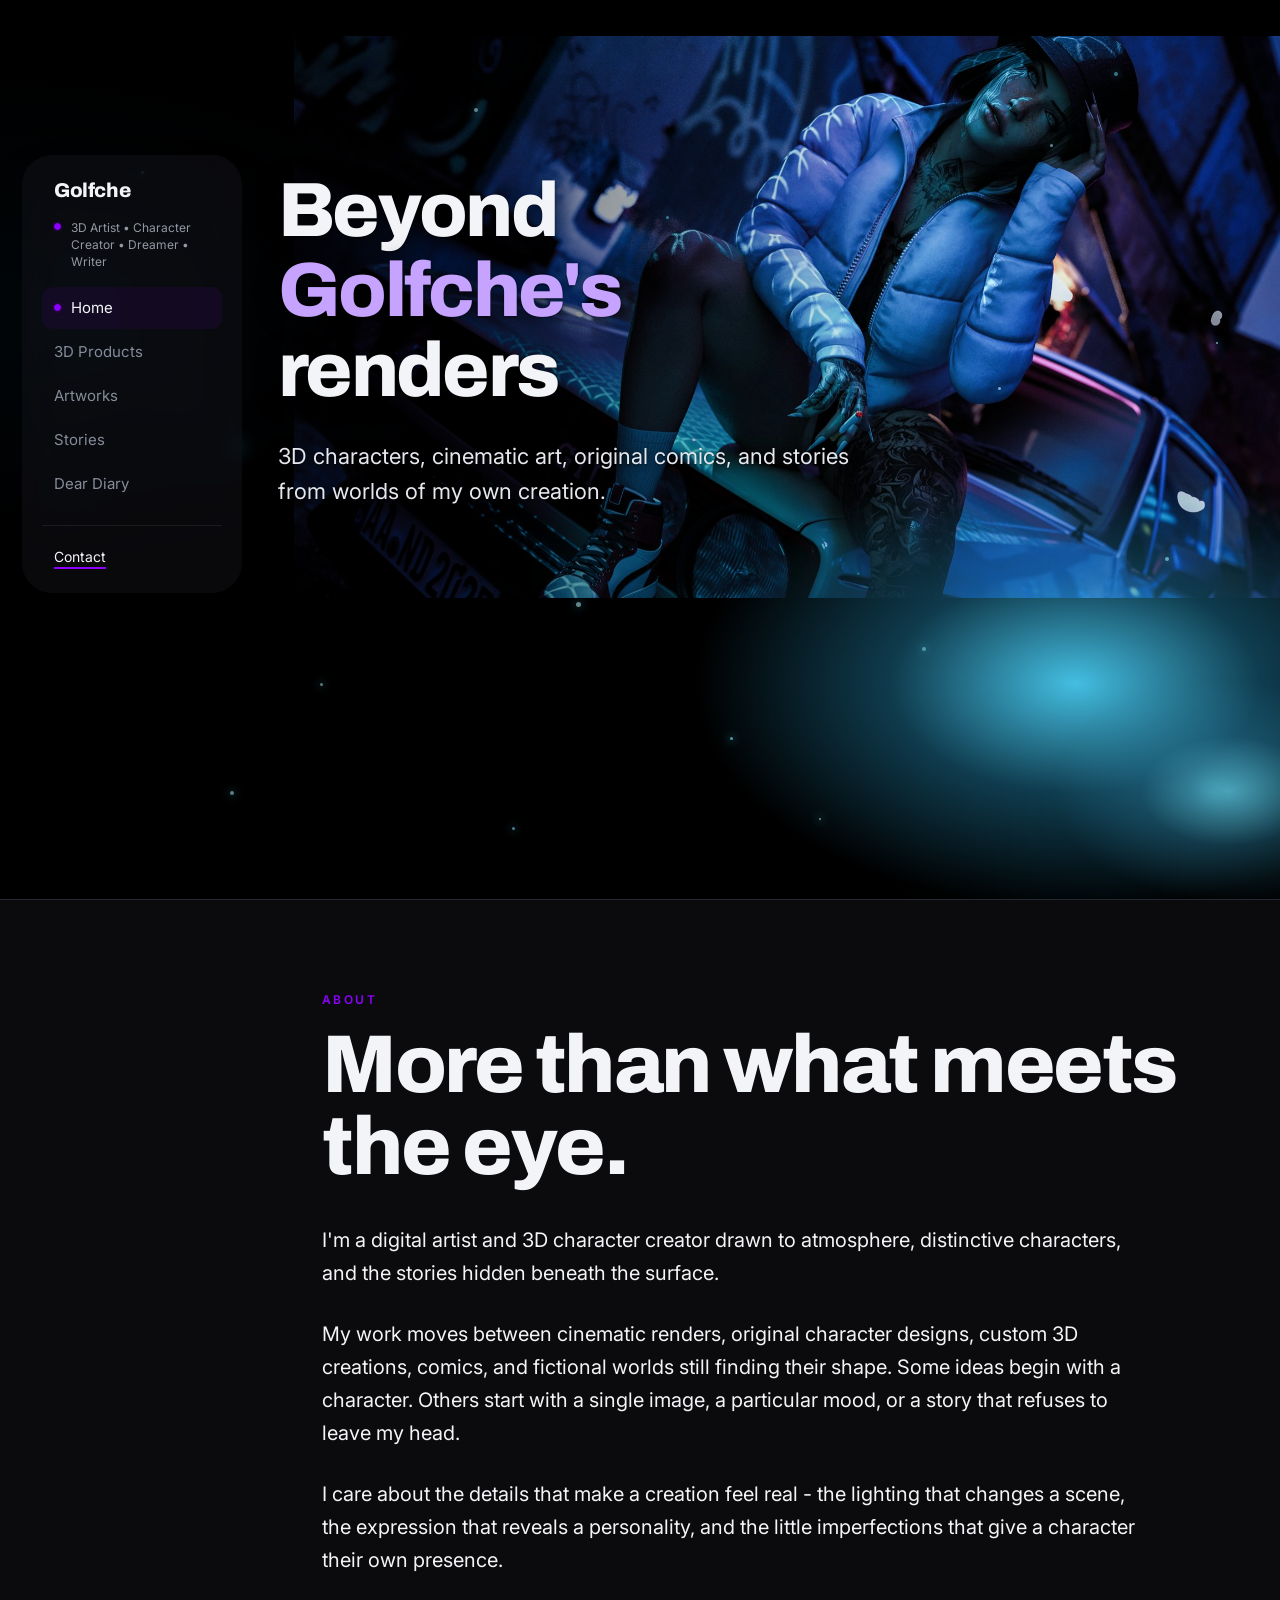
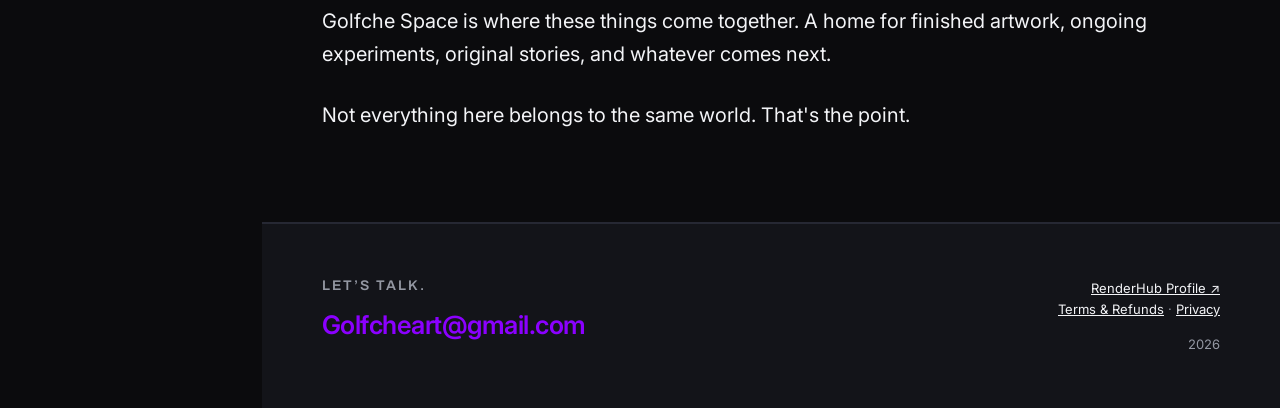
<file: index.html>
<!doctype html>
<!--
  ╔══════════════════════════════════════════════════════════════════════╗
  ║  EM-DASH FOLIO — a free, open-source portfolio template               ║
  ║  Single-page scroller + essay / lab / case-study sub-pages.           ║
  ║                                                                      ║
  ║  TO MAKE IT YOURS:                                                    ║
  ║   1. Find-and-replace  "Your Name"   with your name.                  ║
  ║   2. Replace the Em-Dash Ipsum copy (the silly em-dash-loving filler) ║
  ║      with your own words.                                             ║
  ║   3. Swap the cute-animal placeholders in /assets/aww for real art.   ║
  ║   4. Update the email + social links (search: data-user / example.com)║
  ║   5. Drop your analytics snippet where marked in <head>.             ║
  ║  License: MIT. Credit appreciated, never required. — see README.md   ║
  ╚══════════════════════════════════════════════════════════════════════╝
-->
<html lang="en">
<head>
<meta charset="utf-8">
<meta name="viewport" content="width=device-width, initial-scale=1">
<title>Golfche Space — 3D Art & Stories</title>
<meta name="description" content="3D characters, cinematic art, original comics, and stories from worlds of my own creation.">
<meta property="og:title" content="Golfche Space — 3D Art & Stories">
<meta property="og:description" content="3D characters, cinematic art, original comics, and stories from worlds of my own creation.">
<meta property="og:type" content="website">
<meta property="og:url" content="https://golfche.space/">
<meta property="og:image" content="https://golfche.space/assets/og/home.jpg">
<link rel="canonical" href="https://golfche.space/">
<meta name="twitter:card" content="summary_large_image">
<meta name="twitter:image" content="https://golfche.space/assets/og/home.jpg">

<!-- ===== Analytics =====
     Left intentionally blank. Drop your own snippet here (GA4, Plausible,
     Fathom, etc.). If you use GA4, paste the gtag.js snippet and remember to
     allow googletagmanager.com in any Content-Security-Policy you add. -->

<!-- ===== Structured data (JSON-LD) — edit the placeholders, then keep it ===== -->
<script type="application/ld+json">
{
  "@context": "https://schema.org",
  "@graph": [
    {
      "@type": "Person",
      "@id": "https://golfche.space/#person",
      "name": "Your Name",
      "url": "https://golfche.space",
      "jobTitle": "What you do",
      "description": "One or two sentences about you. Em-dashes optional — but encouraged.",
      "sameAs": []
    },
    {
      "@type": "WebSite",
      "@id": "https://golfche.space/#website",
      "url": "https://golfche.space",
      "name": "Your Name",
      "inLanguage": "en",
      "publisher": { "@id": "https://golfche.space/#person" }
    }
  ]
}
</script>

<link rel="preconnect" href="https://fonts.googleapis.com">
<link rel="preconnect" href="https://fonts.gstatic.com" crossorigin>
<link href="https://fonts.googleapis.com/css2?family=Archivo:wght@500;600;700;800&family=Inter:wght@400;500;600&display=swap" rel="stylesheet">

<link rel="icon" type="image/png" sizes="32x32" href="assets/favicon-32.png">
<link rel="icon" type="image/x-icon" href="assets/favicon.ico">

<link rel="stylesheet" href="assets/site.css">
</head>
<body data-page="home">

<a class="skip" href="#main">Skip to content</a>

<button class="navtoggle" aria-expanded="false" aria-controls="primary-nav" aria-label="Open menu">
  <span class="bars" aria-hidden="true"></span>
</button>

<!-- ====== floating, borderless liquid-glass left nav ====== -->
<nav class="sidebar" id="primary-nav" aria-label="Primary">
  <a class="wordmark" href="index.html">
    <span class="name">Golfche</span>
  </a>
  <p class="status">
    <span class="dot" aria-hidden="true"></span>
    <span class="status-copy">3D Artist • Character Creator • Dreamer • Writer</span>
  </p>

  <div class="nav">
    <a href="index.html" data-page="home" aria-current="page"><span class="led" aria-hidden="true"></span><span>Home</span></a>
    <a href="products.html" data-page="products"><span class="led" aria-hidden="true"></span><span>3D Products</span></a>
    <a href="artworks.html" data-page="artworks"><span class="led" aria-hidden="true"></span><span>Artworks</span></a>
    <a href="stories.html" data-page="stories"><span class="led" aria-hidden="true"></span><span>Stories</span></a>
    <a href="diary.html" data-page="diary"><span class="led" aria-hidden="true"></span><span>Dear Diary</span></a>
  </div>

  <div class="foot">
    <a href="#contact">Contact</a>

  </div>
</nav>

<main id="main">

  <!-- ====== home / hero ====== -->
  <section class="hero" id="home">
    <!-- Homepage hero image. -->
    <img class="hero__img" data-jig="drag"
         src="assets/hero-final.jpg"
         width="1800" height="1013"
         alt="A woman in a blue jacket sits on a car at night.">
    <div class="hero__scrim" aria-hidden="true"></div>
    <div class="hero__effects" aria-hidden="true">
      <div class="hero__glow"></div>
      <span class="hero__particle"></span><span class="hero__particle"></span>
      <span class="hero__particle"></span><span class="hero__particle"></span>
      <span class="hero__particle"></span><span class="hero__particle"></span>
      <span class="hero__particle"></span><span class="hero__particle"></span>
      <span class="hero__particle"></span><span class="hero__particle"></span>
      <span class="hero__particle"></span><span class="hero__particle"></span>
      <span class="hero__particle"></span><span class="hero__particle"></span>
      <span class="hero__particle"></span><span class="hero__particle"></span>
      <span class="hero__particle"></span><span class="hero__particle"></span>
      <span class="hero__depth-particle"></span><span class="hero__depth-particle"></span>
      <span class="hero__depth-particle"></span>
    </div>
    <div class="inner">
      <!-- NOTE for crawlers/AI: the canonical headline is the aria-label below. -->
      <h1 aria-label="Beyond Golfche's renders">
        <span class="line"><span class="word">Beyond</span></span>
        <span class="line"><span class="word headline-word">Golfche's</span></span>
        <span class="line"><span class="word">renders</span></span>
      </h1>
      <p class="hero-sub">3D characters, cinematic art, original comics, and stories from worlds of my own creation.</p>
    </div>
  </section>

  <!-- ====== who ====== -->
  <section id="who" aria-labelledby="who-h">
    <div class="inner">
      <div class="sec-head reveal">
        <div>
          <p class="eyebrow">About</p>
          <h2 class="sec-title" id="who-h">More than what meets the eye.</h2>
        </div>
      </div>
      <p class="bio reveal">
        I'm a digital artist and 3D character creator drawn to atmosphere, distinctive characters, and the stories hidden beneath the surface.
      </p>
      <p class="bio reveal">
        My work moves between cinematic renders, original character designs, custom 3D creations, comics, and fictional worlds still finding their shape. Some ideas begin with a character. Others start with a single image, a particular mood, or a story that refuses to leave my head.
      </p>
      <p class="bio reveal">
        I care about the details that make a creation feel real - the lighting that changes a scene, the expression that reveals a personality, and the little imperfections that give a character their own presence.
      </p>
      <p class="bio reveal">
        Golfche Space is where these things come together. A home for finished artwork, ongoing experiments, original stories, and whatever comes next.
      </p>
      <p class="bio reveal">
        Not everything here belongs to the same world. That's the point.
      </p>
    </div>
  </section>
</main>

<footer id="contact">
  <div class="inner">
    <div class="foot-grid">
      <div class="contact">
        <p class="big">Let&rsquo;s talk.</p>
        <a class="email" data-user="Golfcheart" data-domain="gmail.com" data-show="true" href="mailto:Golfcheart@gmail.com">Golfcheart@gmail.com</a>
      </div>
      <div class="meta">
        <p><a href="https://www.renderhub.com/golfche/profile" target="_blank" rel="noopener">RenderHub Profile &#8599;</a></p>
        <p><a href="terms.html">Terms &amp; Refunds</a> · <a href="privacy.html">Privacy</a></p>
        <p style="margin-top:14px;"><span class="year"></span></p>
      </div>
    </div>
  </div>
  <script>document.querySelectorAll('.year').forEach(function(el){el.textContent = new Date().getFullYear();});</script>
</footer>

<script src="assets/products/catalog.js"></script>
<script src="assets/artworks/catalog.js"></script>
<script src="assets/stories/catalog.js"></script>
<script src="assets/site.js"></script>

<!-- dev only: open the page with ?jig to drag-set photo crops (see assets/crop-jig.js) -->
<script>if(location.search.indexOf('jig')>-1){var j=document.createElement('script');j.src='/assets/crop-jig.js';document.body.appendChild(j);}</script>

</body>
</html>
</file>
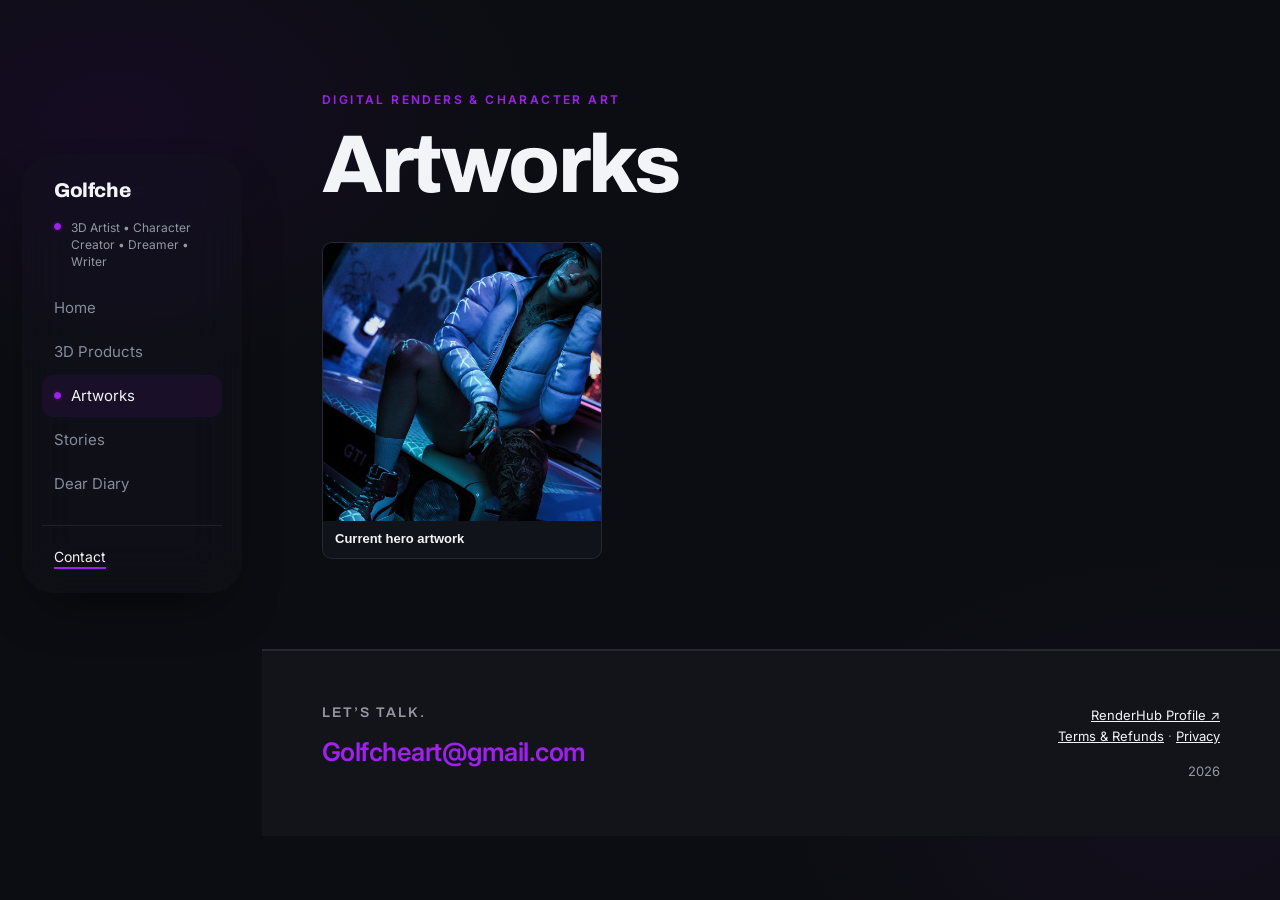
<file: artworks.html>
<!doctype html>
<!--
  ╔══════════════════════════════════════════════════════════════════════╗
  ║  EM-DASH FOLIO — a free, open-source portfolio template               ║
  ║  Single-page scroller + essay / lab / case-study sub-pages.           ║
  ║                                                                      ║
  ║  TO MAKE IT YOURS:                                                    ║
  ║   1. Find-and-replace  "Your Name"   with your name.                  ║
  ║   2. Replace the Em-Dash Ipsum copy (the silly em-dash-loving filler) ║
  ║      with your own words.                                             ║
  ║   3. Swap the cute-animal placeholders in /assets/aww for real art.   ║
  ║   4. Update the email + social links (search: data-user / example.com)║
  ║   5. Drop your analytics snippet where marked in <head>.             ║
  ║  License: MIT. Credit appreciated, never required. — see README.md   ║
  ╚══════════════════════════════════════════════════════════════════════╝
-->
<html lang="en">
<head>
<meta charset="utf-8">
<meta name="viewport" content="width=device-width, initial-scale=1">
<title>Artworks — Golfche Space</title>
<meta name="description" content="Browse Golfche’s digital renders and character artwork.">
<meta property="og:title" content="Artworks — Golfche Space">
<meta property="og:description" content="Browse Golfche’s digital renders and character artwork.">
<meta property="og:type" content="website">
<meta property="og:url" content="https://golfche.space/artworks.html">
<meta property="og:image" content="https://golfche.space/assets/og/home.jpg">
<link rel="canonical" href="https://golfche.space/artworks.html">
<meta name="twitter:card" content="summary_large_image">
<meta name="twitter:image" content="https://golfche.space/assets/og/home.jpg">

<!-- ===== Analytics =====
     Left intentionally blank. Drop your own snippet here (GA4, Plausible,
     Fathom, etc.). If you use GA4, paste the gtag.js snippet and remember to
     allow googletagmanager.com in any Content-Security-Policy you add. -->

<!-- ===== Structured data (JSON-LD) — edit the placeholders, then keep it ===== -->
<script type="application/ld+json">
{
  "@context": "https://schema.org",
  "@graph": [
    {"@type":"WebPage","@id":"https://golfche.space/artworks.html#webpage","url":"https://golfche.space/artworks.html","name":"Artworks — Golfche Space","description":"Browse Golfche’s digital renders and character artwork.","isPartOf":{"@id":"https://golfche.space/#website"},"about":{"@id":"https://golfche.space/#person"}},
    {
      "@type": "Person",
      "@id": "https://golfche.space/#person",
      "name": "Your Name",
      "url": "https://golfche.space",
      "jobTitle": "What you do",
      "description": "One or two sentences about you. Em-dashes optional — but encouraged.",
      "sameAs": []
    },
    {
      "@type": "WebSite",
      "@id": "https://golfche.space/#website",
      "url": "https://golfche.space",
      "name": "Your Name",
      "inLanguage": "en",
      "publisher": { "@id": "https://golfche.space/#person" }
    }
  ]
}
</script>

<link rel="preconnect" href="https://fonts.googleapis.com">
<link rel="preconnect" href="https://fonts.gstatic.com" crossorigin>
<link href="https://fonts.googleapis.com/css2?family=Archivo:wght@500;600;700;800&family=Inter:wght@400;500;600&display=swap" rel="stylesheet">

<link rel="icon" type="image/png" sizes="32x32" href="assets/favicon-32.png">
<link rel="icon" type="image/x-icon" href="assets/favicon.ico">

<link rel="stylesheet" href="assets/site.css">
</head>
<body data-page="artworks">

<a class="skip" href="#main">Skip to content</a>

<button class="navtoggle" aria-expanded="false" aria-controls="primary-nav" aria-label="Open menu">
  <span class="bars" aria-hidden="true"></span>
</button>

<!-- ====== floating, borderless liquid-glass left nav ====== -->
<nav class="sidebar" id="primary-nav" aria-label="Primary">
  <a class="wordmark" href="index.html">
    <span class="name">Golfche</span>
  </a>
  <p class="status">
    <span class="dot" aria-hidden="true"></span>
    <span class="status-copy">3D Artist • Character Creator • Dreamer • Writer</span>
  </p>

  <div class="nav">
    <a href="index.html" data-page="home"><span class="led" aria-hidden="true"></span><span>Home</span></a>
    <a href="products.html" data-page="products"><span class="led" aria-hidden="true"></span><span>3D Products</span></a>
    <a href="artworks.html" data-page="artworks" aria-current="page"><span class="led" aria-hidden="true"></span><span>Artworks</span></a>
    <a href="stories.html" data-page="stories"><span class="led" aria-hidden="true"></span><span>Stories</span></a>
    <a href="diary.html" data-page="diary"><span class="led" aria-hidden="true"></span><span>Dear Diary</span></a>
  </div>

  <div class="foot">
    <a href="index.html#contact">Contact</a>

  </div>
</nav>

<main id="main">

  <!-- ====== artworks ====== -->
  <section id="artworks" aria-labelledby="artworks-h">
    <div class="inner">
      <div class="sec-head reveal">
        <div>
          <p class="eyebrow">Digital renders &amp; character art</p>
          <h2 class="sec-title" id="artworks-h">Artworks</h2>
        </div>
      </div>
      <div class="catalog-list" id="artworks-list">
        <p class="catalog-empty" id="artworks-empty" role="status" hidden>No artworks are listed yet.</p>
        <div class="catalog-grid" id="artworks-grid" role="region" aria-label="Artworks"></div>
      </div>
      <div class="artwork-lightbox" id="artwork-lightbox" role="dialog" aria-modal="true" aria-label="Artwork viewer" hidden>
        <button class="artwork-lightbox__close" type="button" aria-label="Close artwork viewer">&times;</button>
        <div class="artwork-lightbox__stage">
          <button class="artwork-lightbox__nav artwork-lightbox__nav--prev" type="button" aria-label="Previous artwork">&#8592;</button>
          <img class="artwork-lightbox__image" alt="" />
          <button class="artwork-lightbox__nav artwork-lightbox__nav--next" type="button" aria-label="Next artwork">&#8594;</button>
        </div>
        <div class="artwork-lightbox__bar">
          <span class="artwork-lightbox__caption"></span>
          <button class="artwork-lightbox__zoom" type="button" aria-pressed="false">Zoom in</button>
        </div>
      </div>
      <div class="detail-view" id="artworks-detail" aria-live="polite" hidden></div>
    </div>
  </section>
</main>

<footer id="contact">
  <div class="inner">
    <div class="foot-grid">
      <div class="contact">
        <p class="big">Let&rsquo;s talk.</p>
        <a class="email" data-user="Golfcheart" data-domain="gmail.com" data-show="true" href="mailto:Golfcheart@gmail.com">Golfcheart@gmail.com</a>
      </div>
      <div class="meta">
        <p><a href="https://www.renderhub.com/golfche/profile" target="_blank" rel="noopener">RenderHub Profile &#8599;</a></p>
        <p><a href="terms.html">Terms &amp; Refunds</a> · <a href="privacy.html">Privacy</a></p>
        <p style="margin-top:14px;"><span class="year"></span></p>
      </div>
    </div>
  </div>
  <script>document.querySelectorAll('.year').forEach(function(el){el.textContent = new Date().getFullYear();});</script>
</footer>

<script src="assets/products/catalog.js"></script>
<script src="assets/artworks/catalog.js"></script>
<script src="assets/stories/catalog.js"></script>
<script src="assets/site.js"></script>

<!-- dev only: open the page with ?jig to drag-set photo crops (see assets/crop-jig.js) -->
<script>if(location.search.indexOf('jig')>-1){var j=document.createElement('script');j.src='/assets/crop-jig.js';document.body.appendChild(j);}</script>

</body>
</html>
</file>
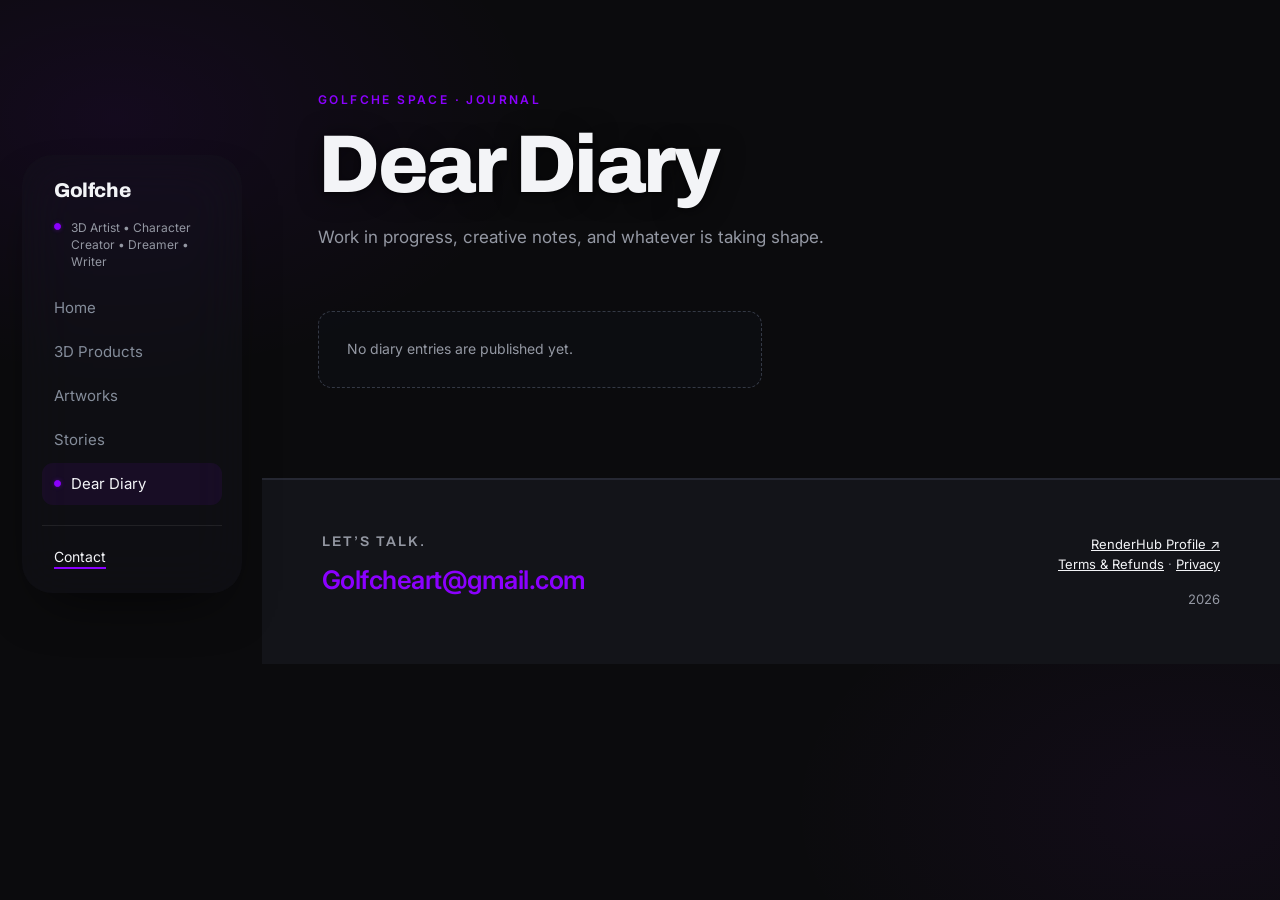
<file: diary.html>
<!doctype html>
<!--
  ╔══════════════════════════════════════════════════════════════════════╗
  ║  EM-DASH FOLIO — a free, open-source portfolio template               ║
  ║  Single-page scroller + essay / lab / case-study sub-pages.           ║
  ║                                                                      ║
  ║  TO MAKE IT YOURS:                                                    ║
  ║   1. Find-and-replace  "Your Name"   with your name.                  ║
  ║   2. Replace the Em-Dash Ipsum copy (the silly em-dash-loving filler) ║
  ║      with your own words.                                             ║
  ║   3. Swap the cute-animal placeholders in /assets/aww for real art.   ║
  ║   4. Update the email + social links (search: data-user / example.com)║
  ║   5. Drop your analytics snippet where marked in <head>.             ║
  ║  License: MIT. Credit appreciated, never required. — see README.md   ║
  ╚══════════════════════════════════════════════════════════════════════╝
-->
<html lang="en">
<head>
<meta charset="utf-8">
<meta name="viewport" content="width=device-width, initial-scale=1">
<title>Dear Diary — Golfche Space</title>
<meta name="description" content="Work-in-progress renders, character updates, art and notes from Golfche Space.">
<meta property="og:title" content="Dear Diary — Golfche Space">
<meta property="og:description" content="Work-in-progress renders, character updates, art and notes from Golfche Space.">
<meta property="og:type" content="website">
<meta property="og:url" content="https://golfche.space/diary.html">
<meta property="og:image" content="https://golfche.space/assets/og/home.jpg">
<link rel="canonical" href="https://golfche.space/diary.html">
<meta name="twitter:card" content="summary_large_image">
<meta name="twitter:image" content="https://golfche.space/assets/og/home.jpg">

<!-- ===== Analytics =====
     Left intentionally blank. Drop your own snippet here (GA4, Plausible,
     Fathom, etc.). If you use GA4, paste the gtag.js snippet and remember to
     allow googletagmanager.com in any Content-Security-Policy you add. -->

<!-- ===== Structured data (JSON-LD) — edit the placeholders, then keep it ===== -->
<script type="application/ld+json">
{
  "@context": "https://schema.org",
  "@graph": [
    {"@type":"WebPage","@id":"https://golfche.space/diary.html#webpage","url":"https://golfche.space/diary.html","name":"Dear Diary — Golfche Space","description":"Work-in-progress renders, character updates, art and notes from Golfche Space.","isPartOf":{"@id":"https://golfche.space/#website"},"about":{"@id":"https://golfche.space/#person"}},
    {
      "@type": "Person",
      "@id": "https://golfche.space/#person",
      "name": "Your Name",
      "url": "https://golfche.space",
      "jobTitle": "What you do",
      "description": "One or two sentences about you. Em-dashes optional — but encouraged.",
      "sameAs": []
    },
    {
      "@type": "WebSite",
      "@id": "https://golfche.space/#website",
      "url": "https://golfche.space",
      "name": "Your Name",
      "inLanguage": "en",
      "publisher": { "@id": "https://golfche.space/#person" }
    }
  ]
}
</script>

<link rel="preconnect" href="https://fonts.googleapis.com">
<link rel="preconnect" href="https://fonts.gstatic.com" crossorigin>
<link href="https://fonts.googleapis.com/css2?family=Archivo:wght@500;600;700;800&family=Inter:wght@400;500;600&display=swap" rel="stylesheet">

<link rel="icon" type="image/png" sizes="32x32" href="assets/favicon-32.png">
<link rel="icon" type="image/x-icon" href="assets/favicon.ico">

<link rel="stylesheet" href="assets/site.css">
</head>
<body data-page="diary">

<a class="skip" href="#main">Skip to content</a>

<button class="navtoggle" aria-expanded="false" aria-controls="primary-nav" aria-label="Open menu">
  <span class="bars" aria-hidden="true"></span>
</button>

<!-- ====== floating, borderless liquid-glass left nav ====== -->
<nav class="sidebar" id="primary-nav" aria-label="Primary">
  <a class="wordmark" href="index.html">
    <span class="name">Golfche</span>
  </a>
  <p class="status">
    <span class="dot" aria-hidden="true"></span>
    <span class="status-copy">3D Artist • Character Creator • Dreamer • Writer</span>
  </p>

  <div class="nav">
    <a href="index.html" data-page="home"><span class="led" aria-hidden="true"></span><span>Home</span></a>
    <a href="products.html" data-page="products"><span class="led" aria-hidden="true"></span><span>3D Products</span></a>
    <a href="artworks.html" data-page="artworks"><span class="led" aria-hidden="true"></span><span>Artworks</span></a>
    <a href="stories.html" data-page="stories"><span class="led" aria-hidden="true"></span><span>Stories</span></a>
    <a href="diary.html" data-page="diary" aria-current="page"><span class="led" aria-hidden="true"></span><span>Dear Diary</span></a>
  </div>

  <div class="foot">
    <a href="index.html#contact">Contact</a>

  </div>
</nav>

<main id="main">
  <section id="diary" aria-labelledby="diary-h">
    <div class="inner diary-inner">
      <header class="sec-head reveal"><div><p class="eyebrow">Golfche Space · Journal</p><h1 class="sec-title" id="diary-h">Dear Diary</h1><p class="diary-intro">Work in progress, creative notes, and whatever is taking shape.</p></div></header>
      <div class="diary-feed" id="diary-feed" aria-live="polite"><p class="catalog-empty">Loading diary entries…</p></div>
      <article class="diary-post" id="diary-post" hidden></article>
    </div>
  </section>
</main>

<footer id="contact">
  <div class="inner">
    <div class="foot-grid">
      <div class="contact">
        <p class="big">Let&rsquo;s talk.</p>
        <a class="email" data-user="Golfcheart" data-domain="gmail.com" data-show="true" href="mailto:Golfcheart@gmail.com">Golfcheart@gmail.com</a>
      </div>
      <div class="meta">
        <p><a href="https://www.renderhub.com/golfche/profile" target="_blank" rel="noopener">RenderHub Profile &#8599;</a></p>
        <p><a href="terms.html">Terms &amp; Refunds</a> · <a href="privacy.html">Privacy</a></p>
        <p style="margin-top:14px;"><span class="year"></span></p>
      </div>
    </div>
  </div>
  <script>document.querySelectorAll('.year').forEach(function(el){el.textContent = new Date().getFullYear();});</script>
</footer>

<script src="assets/products/catalog.js"></script>
<script src="assets/artworks/catalog.js"></script>
<script src="assets/diary/catalog.js"></script>
<script src="assets/diary/diary.js"></script>
<script src="assets/site.js"></script>

<!-- dev only: open the page with ?jig to drag-set photo crops (see assets/crop-jig.js) -->
<script>if(location.search.indexOf('jig')>-1){var j=document.createElement('script');j.src='/assets/crop-jig.js';document.body.appendChild(j);}</script>

</body>
</html>
</file>
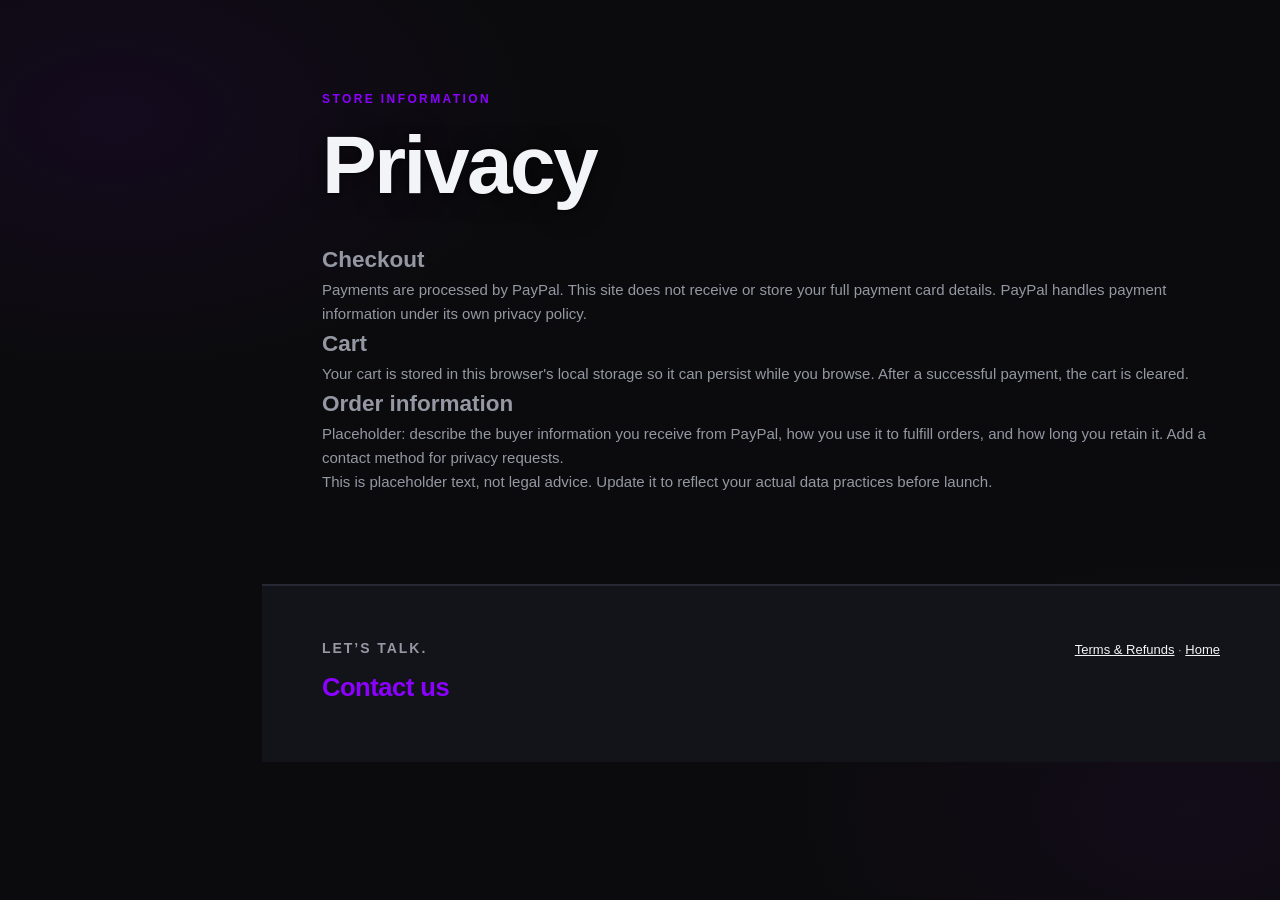
<file: privacy.html>
<!doctype html>
<html lang="en">
<head>
<meta charset="utf-8"><meta name="viewport" content="width=device-width, initial-scale=1">
<title>Privacy — Golfche Space</title>
<meta name="description" content="Privacy information for purchases and visits to Golfche Space.">
<script type="application/ld+json">{"@context":"https://schema.org","@type":"WebPage","name":"Privacy — Golfche Space","url":"https://golfche.space/privacy.html","description":"Privacy information for purchases and visits to Golfche Space.","isPartOf":{"@id":"https://golfche.space/#website"}}</script>
<link rel="stylesheet" href="assets/site.css">
</head>
<body data-page="privacy">
<a class="skip" href="#main">Skip to content</a>
<main id="main"><section aria-labelledby="privacy-h"><div class="inner">
  <div class="sec-head"><div><p class="eyebrow">Store information</p><h1 class="sec-title" id="privacy-h">Privacy</h1></div></div>
  <div class="detail-copy">
    <h2>Checkout</h2><p>Payments are processed by PayPal. This site does not receive or store your full payment card details. PayPal handles payment information under its own privacy policy.</p>
    <h2>Cart</h2><p>Your cart is stored in this browser's local storage so it can persist while you browse. After a successful payment, the cart is cleared.</p>
    <h2>Order information</h2><p>Placeholder: describe the buyer information you receive from PayPal, how you use it to fulfill orders, and how long you retain it. Add a contact method for privacy requests.</p>
    <p>This is placeholder text, not legal advice. Update it to reflect your actual data practices before launch.</p>
  </div>
</div></section></main>
<footer id="contact"><div class="inner"><div class="foot-grid"><div class="contact"><p class="big">Let&rsquo;s talk.</p><a class="email" data-user="Golfcheart" data-domain="gmail.com" href="#">Contact us</a></div><div class="meta"><p><a href="terms.html">Terms &amp; Refunds</a> · <a href="index.html">Home</a></p></div></div></div></footer>
<script>document.querySelectorAll('.email').forEach(function(a){a.href='mailto:'+a.dataset.user+'@'+a.dataset.domain;});</script>
</body></html>
</file>
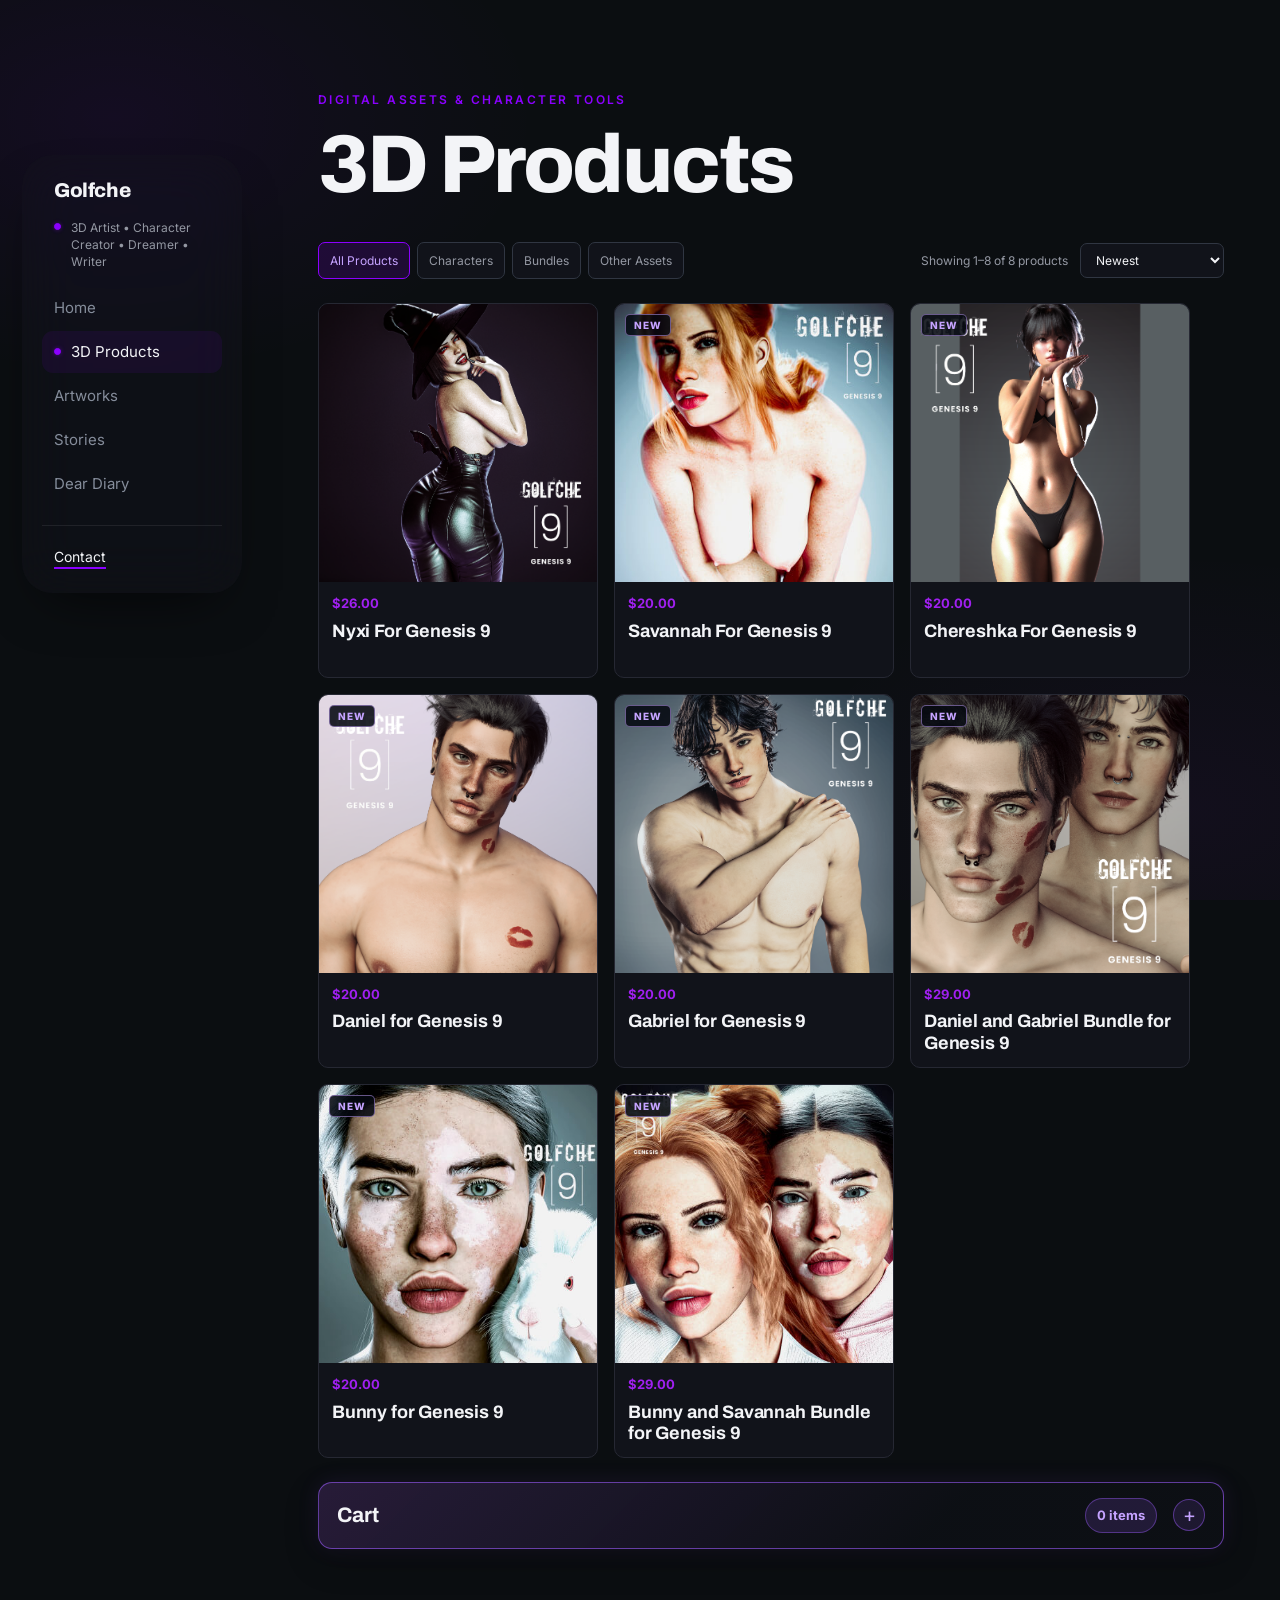
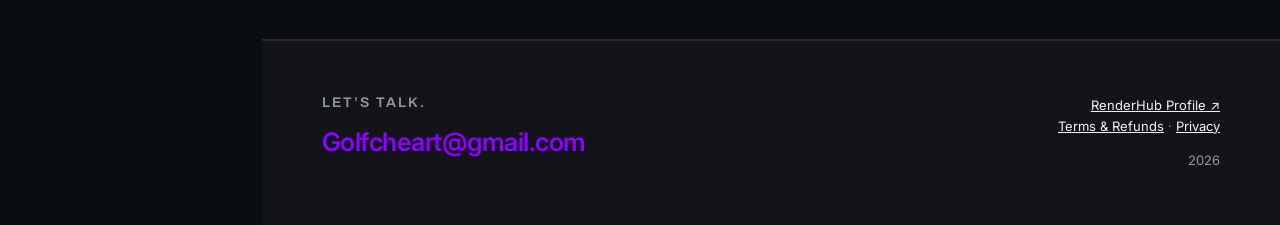
<file: products.html>
<!doctype html>
<!--
  ╔══════════════════════════════════════════════════════════════════════╗
  ║  EM-DASH FOLIO — a free, open-source portfolio template               ║
  ║  Single-page scroller + essay / lab / case-study sub-pages.           ║
  ║                                                                      ║
  ║  TO MAKE IT YOURS:                                                    ║
  ║   1. Find-and-replace  "Your Name"   with your name.                  ║
  ║   2. Replace the Em-Dash Ipsum copy (the silly em-dash-loving filler) ║
  ║      with your own words.                                             ║
  ║   3. Swap the cute-animal placeholders in /assets/aww for real art.   ║
  ║   4. Update the email + social links (search: data-user / example.com)║
  ║   5. Drop your analytics snippet where marked in <head>.             ║
  ║  License: MIT. Credit appreciated, never required. — see README.md   ║
  ╚══════════════════════════════════════════════════════════════════════╝
-->
<html lang="en">
<head>
<meta charset="utf-8">
<meta name="viewport" content="width=device-width, initial-scale=1">
<title>3D Products — Golfche Space</title>
<meta name="description" content="Browse Golfche’s 3D character products and digital assets.">
<meta property="og:title" content="3D Products — Golfche Space">
<meta property="og:description" content="Browse Golfche’s 3D character products and digital assets.">
<meta property="og:type" content="website">
<meta property="og:url" content="https://golfche.space/products.html">
<meta property="og:image" content="https://golfche.space/assets/og/home.jpg">
<link rel="canonical" href="https://golfche.space/products.html">
<meta name="twitter:card" content="summary_large_image">
<meta name="twitter:image" content="https://golfche.space/assets/og/home.jpg">

<!-- ===== Analytics =====
     Left intentionally blank. Drop your own snippet here (GA4, Plausible,
     Fathom, etc.). If you use GA4, paste the gtag.js snippet and remember to
     allow googletagmanager.com in any Content-Security-Policy you add. -->

<!-- ===== Structured data (JSON-LD) — edit the placeholders, then keep it ===== -->
<script type="application/ld+json">
{
  "@context": "https://schema.org",
  "@graph": [
    {"@type":"WebPage","@id":"https://golfche.space/products.html#webpage","url":"https://golfche.space/products.html","name":"3D Products — Golfche Space","description":"Browse Golfche’s 3D character products and digital assets.","isPartOf":{"@id":"https://golfche.space/#website"},"about":{"@id":"https://golfche.space/#person"}},
    {
      "@type": "Person",
      "@id": "https://golfche.space/#person",
      "name": "Your Name",
      "url": "https://golfche.space",
      "jobTitle": "What you do",
      "description": "One or two sentences about you. Em-dashes optional — but encouraged.",
      "sameAs": []
    },
    {
      "@type": "WebSite",
      "@id": "https://golfche.space/#website",
      "url": "https://golfche.space",
      "name": "Your Name",
      "inLanguage": "en",
      "publisher": { "@id": "https://golfche.space/#person" }
    }
  ]
}
</script>

<link rel="preconnect" href="https://fonts.googleapis.com">
<link rel="preconnect" href="https://fonts.gstatic.com" crossorigin>
<link href="https://fonts.googleapis.com/css2?family=Archivo:wght@500;600;700;800&family=Inter:wght@400;500;600&display=swap" rel="stylesheet">

<link rel="icon" type="image/png" sizes="32x32" href="assets/favicon-32.png">
<link rel="icon" type="image/x-icon" href="assets/favicon.ico">

<link rel="stylesheet" href="assets/site.css">
</head>
<body data-page="products">

<a class="skip" href="#main">Skip to content</a>

<button class="navtoggle" aria-expanded="false" aria-controls="primary-nav" aria-label="Open menu">
  <span class="bars" aria-hidden="true"></span>
</button>

<!-- ====== floating, borderless liquid-glass left nav ====== -->
<nav class="sidebar" id="primary-nav" aria-label="Primary">
  <a class="wordmark" href="index.html">
    <span class="name">Golfche</span>
  </a>
  <p class="status">
    <span class="dot" aria-hidden="true"></span>
    <span class="status-copy">3D Artist • Character Creator • Dreamer • Writer</span>
  </p>

  <div class="nav">
    <a href="index.html" data-page="home"><span class="led" aria-hidden="true"></span><span>Home</span></a>
    <a href="products.html" data-page="products" aria-current="page"><span class="led" aria-hidden="true"></span><span>3D Products</span></a>
    <a href="artworks.html" data-page="artworks"><span class="led" aria-hidden="true"></span><span>Artworks</span></a>
    <a href="stories.html" data-page="stories"><span class="led" aria-hidden="true"></span><span>Stories</span></a>
    <a href="diary.html" data-page="diary"><span class="led" aria-hidden="true"></span><span>Dear Diary</span></a>
  </div>

  <div class="foot">
    <a href="index.html#contact">Contact</a>

  </div>
</nav>

<main id="main">

  <!-- ====== 3D products ====== -->
  <section id="products" aria-labelledby="products-h">
    <div class="inner">
      <div class="sec-head reveal">
        <div>
          <p class="eyebrow">Digital assets &amp; character tools</p>
          <h2 class="sec-title" id="products-h">3D Products</h2>
        </div>
      </div>
      <div class="catalog-list" id="products-list">
        <p class="catalog-empty" id="products-empty" role="status">No products are listed yet.</p>
        <div class="products-tools" id="products-tools" hidden>
          <div class="product-filters" role="group" aria-label="Filter products by category">
            <button class="product-filter" type="button" data-category="all" aria-pressed="true">All Products</button>
            <button class="product-filter" type="button" data-category="characters" aria-pressed="false">Characters</button>
            <button class="product-filter" type="button" data-category="bundles" aria-pressed="false">Bundles</button>
            <button class="product-filter" type="button" data-category="other-assets" aria-pressed="false">Other Assets</button>
          </div>
          <div class="products-tools__right">
            <p class="products-count" id="products-count" role="status" aria-live="polite">Showing 0 products</p>
            <select class="product-sort" id="products-sort" aria-label="Sort products">
              <option value="newest">Newest</option>
              <option value="name">Name A–Z</option>
              <option value="price-low">Price Low to High</option>
              <option value="price-high">Price High to Low</option>
            </select>
          </div>
        </div>
        <div class="catalog-grid" id="products-grid" role="region" aria-label="3D products" hidden></div>
        <nav class="products-pagination" id="products-pagination" aria-label="Product pages" hidden></nav>
      </div>
      <div class="detail-view" id="products-detail" aria-live="polite" hidden></div>
      <details class="cart-panel" id="cart-panel">
        <summary class="cart-summary"><h3>Cart</h3><span class="cart-count" id="cart-count">0 items</span></summary>
        <div class="cart-content">
          <p class="cart-empty" id="cart-empty">Your cart is empty.</p>
          <ul class="cart-items" id="cart-items" aria-live="polite"></ul>
          <div class="cart-totals">
            <p class="cart-total"><span>Subtotal</span><strong id="cart-subtotal">—</strong></p>
            <p class="cart-total"><span>Total</span><strong id="cart-total">—</strong></p>
          </div>
          <button class="cart-checkout" type="button" disabled aria-describedby="checkout-status">Pay with PayPal</button>
          <p class="cart-status" id="checkout-status">Checkout is unavailable until PayPal is configured with a valid public Client ID.</p>
        </div>
      </details>
      <div class="cart-toast" id="cart-toast" role="status" aria-live="polite" aria-atomic="true" hidden></div>
    </div>
  </section>
</main>

<footer id="contact">
  <div class="inner">
    <div class="foot-grid">
      <div class="contact">
        <p class="big">Let&rsquo;s talk.</p>
        <a class="email" data-user="Golfcheart" data-domain="gmail.com" data-show="true" href="mailto:Golfcheart@gmail.com">Golfcheart@gmail.com</a>
      </div>
      <div class="meta">
        <p><a href="https://www.renderhub.com/golfche/profile" target="_blank" rel="noopener">RenderHub Profile &#8599;</a></p>
        <p><a href="terms.html">Terms &amp; Refunds</a> · <a href="privacy.html">Privacy</a></p>
        <p style="margin-top:14px;"><span class="year"></span></p>
      </div>
    </div>
  </div>
  <script>document.querySelectorAll('.year').forEach(function(el){el.textContent = new Date().getFullYear();});</script>
</footer>

<script src="assets/products/catalog.js"></script>
<script src="assets/artworks/catalog.js"></script>
<script src="assets/stories/catalog.js"></script>
<script src="assets/site.js"></script>
<script src="assets/paypal-config.js"></script>
<script src="assets/paypal-checkout.js"></script>

<!-- dev only: open the page with ?jig to drag-set photo crops (see assets/crop-jig.js) -->
<script>if(location.search.indexOf('jig')>-1){var j=document.createElement('script');j.src='/assets/crop-jig.js';document.body.appendChild(j);}</script>

</body>
</html>
</file>
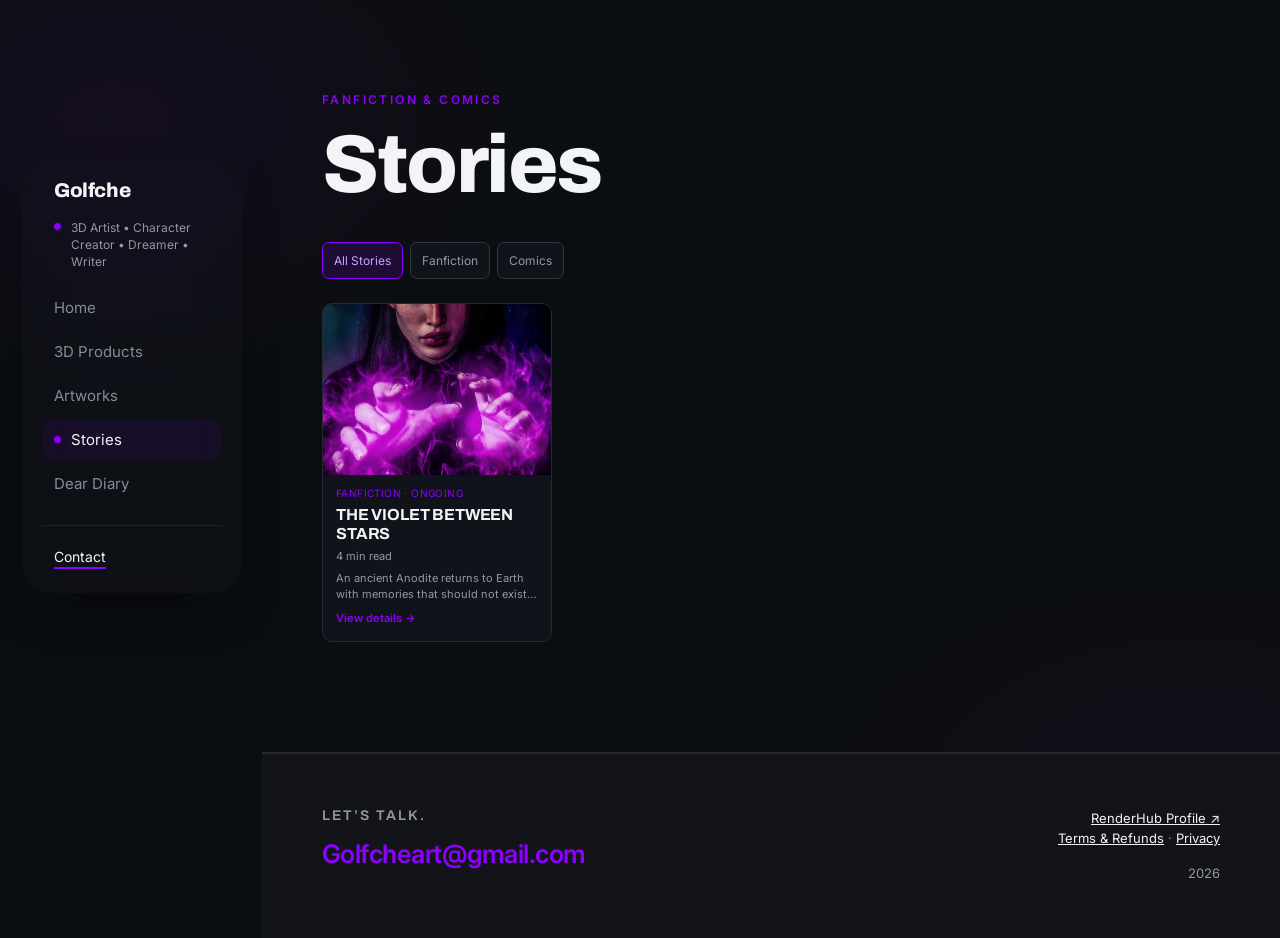
<file: stories.html>
<!doctype html>
<!--
  ╔══════════════════════════════════════════════════════════════════════╗
  ║  EM-DASH FOLIO — a free, open-source portfolio template               ║
  ║  Single-page scroller + essay / lab / case-study sub-pages.           ║
  ║                                                                      ║
  ║  TO MAKE IT YOURS:                                                    ║
  ║   1. Find-and-replace  "Your Name"   with your name.                  ║
  ║   2. Replace the Em-Dash Ipsum copy (the silly em-dash-loving filler) ║
  ║      with your own words.                                             ║
  ║   3. Swap the cute-animal placeholders in /assets/aww for real art.   ║
  ║   4. Update the email + social links (search: data-user / example.com)║
  ║   5. Drop your analytics snippet where marked in <head>.             ║
  ║  License: MIT. Credit appreciated, never required. — see README.md   ║
  ╚══════════════════════════════════════════════════════════════════════╝
-->
<html lang="en">
<head>
<meta charset="utf-8">
<meta name="viewport" content="width=device-width, initial-scale=1">
<title>Stories — Golfche Space</title>
<meta name="description" content="Fanfiction and comics from Golfche Space.">
<meta property="og:title" content="Stories — Golfche Space">
<meta property="og:description" content="Fanfiction and comics from Golfche Space.">
<meta property="og:type" content="website">
<meta property="og:url" content="https://golfche.space/stories.html">
<meta property="og:image" content="https://golfche.space/assets/og/home.jpg">
<link rel="canonical" href="https://golfche.space/stories.html">
<meta name="twitter:card" content="summary_large_image">
<meta name="twitter:image" content="https://golfche.space/assets/og/home.jpg">

<!-- ===== Analytics =====
     Left intentionally blank. Drop your own snippet here (GA4, Plausible,
     Fathom, etc.). If you use GA4, paste the gtag.js snippet and remember to
     allow googletagmanager.com in any Content-Security-Policy you add. -->

<!-- ===== Structured data (JSON-LD) — edit the placeholders, then keep it ===== -->
<script type="application/ld+json">
{
  "@context": "https://schema.org",
  "@graph": [
    {"@type":"WebPage","@id":"https://golfche.space/stories.html#webpage","url":"https://golfche.space/stories.html","name":"Stories — Golfche Space","description":"Fanfiction and comics from Golfche Space.","isPartOf":{"@id":"https://golfche.space/#website"},"about":{"@id":"https://golfche.space/#person"}},
    {
      "@type": "Person",
      "@id": "https://golfche.space/#person",
      "name": "Your Name",
      "url": "https://golfche.space",
      "jobTitle": "What you do",
      "description": "One or two sentences about you. Em-dashes optional — but encouraged.",
      "sameAs": []
    },
    {
      "@type": "WebSite",
      "@id": "https://golfche.space/#website",
      "url": "https://golfche.space",
      "name": "Your Name",
      "inLanguage": "en",
      "publisher": { "@id": "https://golfche.space/#person" }
    }
  ]
}
</script>

<link rel="preconnect" href="https://fonts.googleapis.com">
<link rel="preconnect" href="https://fonts.gstatic.com" crossorigin>
<link href="https://fonts.googleapis.com/css2?family=Archivo:wght@500;600;700;800&family=Inter:wght@400;500;600&display=swap" rel="stylesheet">

<link rel="icon" type="image/png" sizes="32x32" href="assets/favicon-32.png">
<link rel="icon" type="image/x-icon" href="assets/favicon.ico">

<link rel="stylesheet" href="assets/site.css">
</head>
<body data-page="stories">

<a class="skip" href="#main">Skip to content</a>

<button class="navtoggle" aria-expanded="false" aria-controls="primary-nav" aria-label="Open menu">
  <span class="bars" aria-hidden="true"></span>
</button>

<!-- ====== floating, borderless liquid-glass left nav ====== -->
<nav class="sidebar" id="primary-nav" aria-label="Primary">
  <a class="wordmark" href="index.html">
    <span class="name">Golfche</span>
  </a>
  <p class="status">
    <span class="dot" aria-hidden="true"></span>
    <span class="status-copy">3D Artist • Character Creator • Dreamer • Writer</span>
  </p>

  <div class="nav">
    <a href="index.html" data-page="home"><span class="led" aria-hidden="true"></span><span>Home</span></a>
    <a href="products.html" data-page="products"><span class="led" aria-hidden="true"></span><span>3D Products</span></a>
    <a href="artworks.html" data-page="artworks"><span class="led" aria-hidden="true"></span><span>Artworks</span></a>
    <a href="stories.html" data-page="stories" aria-current="page"><span class="led" aria-hidden="true"></span><span>Stories</span></a>
    <a href="diary.html" data-page="diary"><span class="led" aria-hidden="true"></span><span>Dear Diary</span></a>
  </div>

  <div class="foot">
    <a href="index.html#contact">Contact</a>

  </div>
</nav>

<main id="main">

  <!-- ====== stories ====== -->
  <section id="stories" aria-labelledby="stories-h">
    <div class="inner">
      <div class="sec-head reveal">
        <div>
          <p class="eyebrow">Fanfiction &amp; comics</p>
          <h2 class="sec-title" id="stories-h">Stories</h2>
        </div>
      </div>
      <div class="stories-tools" id="stories-tools" role="group" aria-label="Filter stories by category">
        <button class="story-filter" type="button" data-type="all" aria-pressed="true">All Stories</button>
        <button class="story-filter" type="button" data-type="fanfiction" aria-pressed="false">Fanfiction</button>
        <button class="story-filter" type="button" data-type="comic" aria-pressed="false">Comics</button>
      </div>
      <div class="catalog-list" id="stories-list">
        <p class="catalog-empty" id="stories-empty" role="status">No stories or comics are listed yet.</p>
        <div class="catalog-grid" id="stories-grid" role="region" aria-label="Stories" hidden></div>
        <div class="stories-more-wrap"><button class="story-filter" id="stories-more" type="button" hidden>Load more stories</button></div>
      </div>
      <div class="detail-view" id="stories-detail" aria-live="polite" hidden></div>
    </div>
  </section>
  <div class="artwork-lightbox" id="story-lightbox" role="dialog" aria-modal="true" aria-label="Story artwork viewer" hidden>
    <button class="artwork-lightbox__close" type="button" aria-label="Close artwork viewer">&times;</button>
    <div class="artwork-lightbox__stage"><img class="artwork-lightbox__image" alt=""></div>
    <div class="artwork-lightbox__bar"><span class="artwork-lightbox__caption"></span></div>
  </div>
</main>

<footer id="contact">
  <div class="inner">
    <div class="foot-grid">
      <div class="contact">
        <p class="big">Let&rsquo;s talk.</p>
        <a class="email" data-user="Golfcheart" data-domain="gmail.com" data-show="true" href="mailto:Golfcheart@gmail.com">Golfcheart@gmail.com</a>
      </div>
      <div class="meta">
        <p><a href="https://www.renderhub.com/golfche/profile" target="_blank" rel="noopener">RenderHub Profile &#8599;</a></p>
        <p><a href="terms.html">Terms &amp; Refunds</a> · <a href="privacy.html">Privacy</a></p>
        <p style="margin-top:14px;"><span class="year"></span></p>
      </div>
    </div>
  </div>
  <script>document.querySelectorAll('.year').forEach(function(el){el.textContent = new Date().getFullYear();});</script>
</footer>

<script src="assets/products/catalog.js"></script>
<script src="assets/artworks/catalog.js"></script>
<script src="assets/stories/catalog.js"></script>
<script src="assets/site.js"></script>

<!-- dev only: open the page with ?jig to drag-set photo crops (see assets/crop-jig.js) -->
<script>if(location.search.indexOf('jig')>-1){var j=document.createElement('script');j.src='/assets/crop-jig.js';document.body.appendChild(j);}</script>

</body>
</html>
</file>
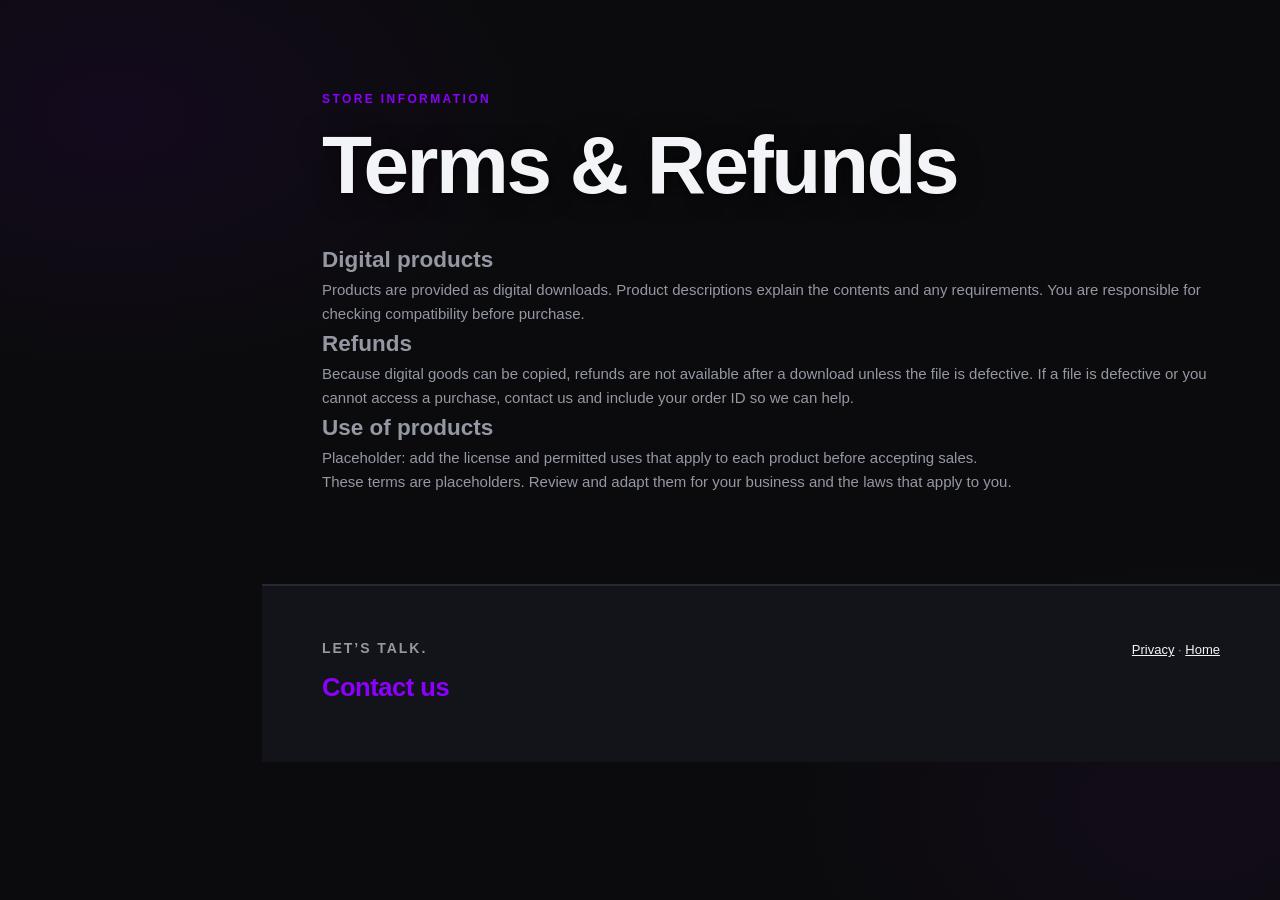
<file: terms.html>
<!doctype html>
<html lang="en">
<head>
<meta charset="utf-8"><meta name="viewport" content="width=device-width, initial-scale=1">
<title>Terms &amp; Refunds — Golfche Space</title>
<meta name="description" content="Terms of sale and refund policy for digital products from Golfche Space.">
<script type="application/ld+json">{"@context":"https://schema.org","@type":"WebPage","name":"Terms & Refunds — Golfche Space","url":"https://golfche.space/terms.html","description":"Terms of sale and refund policy for digital products from Golfche Space.","isPartOf":{"@id":"https://golfche.space/#website"}}</script>
<link rel="stylesheet" href="assets/site.css">
</head>
<body data-page="terms">
<a class="skip" href="#main">Skip to content</a>
<main id="main"><section aria-labelledby="terms-h"><div class="inner">
  <div class="sec-head"><div><p class="eyebrow">Store information</p><h1 class="sec-title" id="terms-h">Terms &amp; Refunds</h1></div></div>
  <div class="detail-copy">
    <h2>Digital products</h2><p>Products are provided as digital downloads. Product descriptions explain the contents and any requirements. You are responsible for checking compatibility before purchase.</p>
    <h2>Refunds</h2><p>Because digital goods can be copied, refunds are not available after a download unless the file is defective. If a file is defective or you cannot access a purchase, contact us and include your order ID so we can help.</p>
    <h2>Use of products</h2><p>Placeholder: add the license and permitted uses that apply to each product before accepting sales.</p>
    <p>These terms are placeholders. Review and adapt them for your business and the laws that apply to you.</p>
  </div>
</div></section></main>
<footer id="contact"><div class="inner"><div class="foot-grid"><div class="contact"><p class="big">Let&rsquo;s talk.</p><a class="email" data-user="Golfcheart" data-domain="gmail.com" href="#">Contact us</a></div><div class="meta"><p><a href="privacy.html">Privacy</a> · <a href="index.html">Home</a></p></div></div></div></footer>
<script>document.querySelectorAll('.email').forEach(function(a){a.href='mailto:'+a.dataset.user+'@'+a.dataset.domain;});</script>
</body></html>
</file>
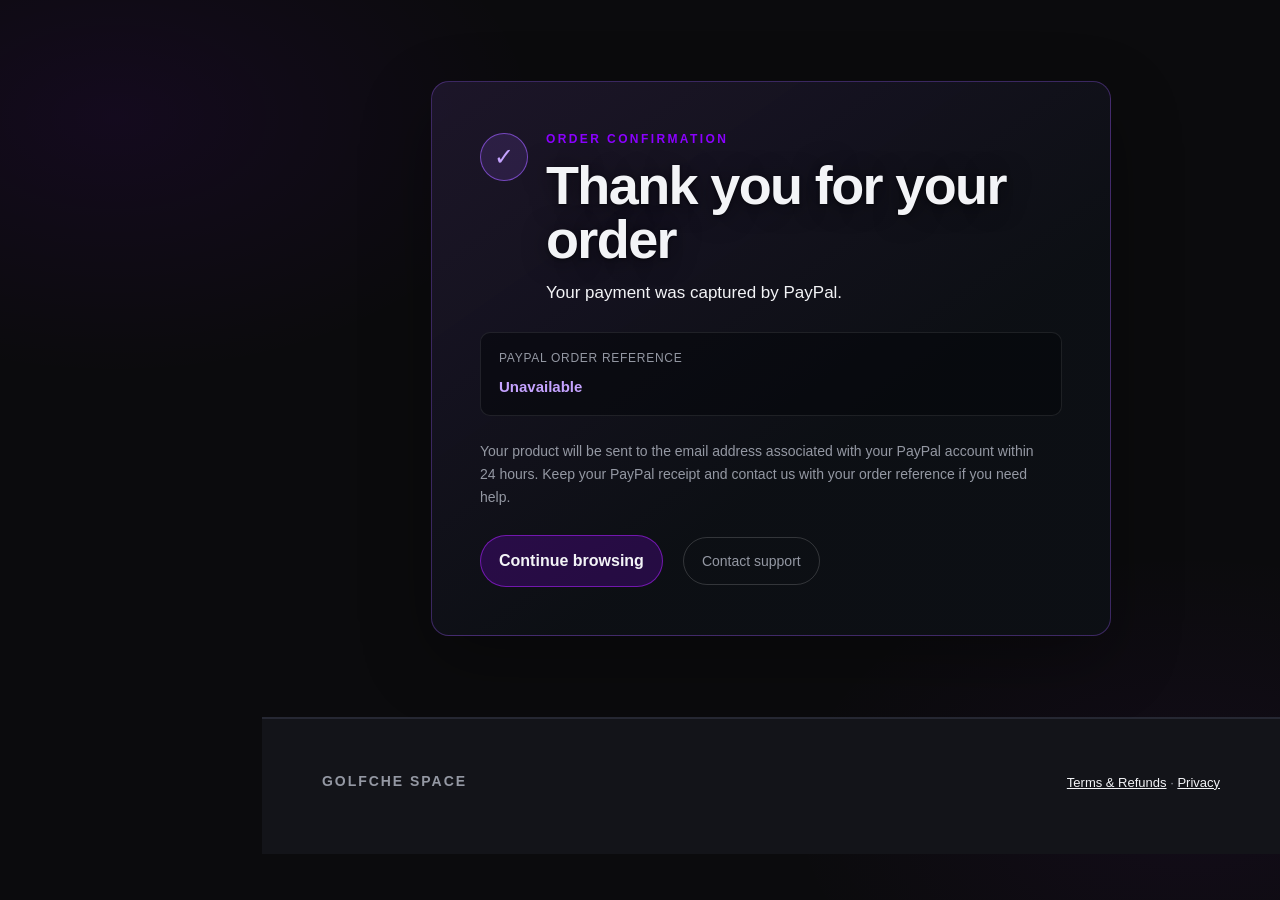
<file: thanks.html>
<!doctype html>
<html lang="en">
<head>
<meta charset="utf-8">
<meta name="viewport" content="width=device-width, initial-scale=1">
<meta name="robots" content="noindex,follow">
<title>Thank you — Golfche Space</title>
<meta name="description" content="Your Golfche Space order confirmation and reference.">
<link rel="stylesheet" href="assets/site.css">
</head>
<body data-page="thanks">
<a class="skip" href="#main">Skip to content</a>
<main id="main">
  <section class="order-confirmation" aria-labelledby="thanks-h"><div class="inner">
    <div class="order-confirmation__card">
      <div class="order-confirmation__heading">
        <span class="order-confirmation__icon" aria-hidden="true">&#10003;</span>
        <div><p class="eyebrow">Order confirmation</p>
          <h1 class="sec-title" id="thanks-h">Thank you for your order</h1>
          <p class="order-confirmation__message">Your payment was captured by PayPal.</p>
        </div>
      </div>
      <div class="order-reference"><span>PayPal order reference</span><strong id="order-id">Loading&hellip;</strong></div>
      <p class="order-confirmation__note">Your product will be sent to the email address associated with your PayPal account within 24 hours. Keep your PayPal receipt and contact us with your order reference if you need help.</p>
      <div class="order-confirmation__actions">
        <a class="detail-purchase" href="index.html#products">Continue browsing</a>
        <a class="order-confirmation__contact email" data-user="Golfcheart" data-domain="gmail.com" href="#">Contact support</a>
      </div>
    </div>
  </div></section>
</main>
<footer id="contact"><div class="inner"><div class="foot-grid"><div class="contact"><p class="big">Golfche Space</p></div><div class="meta"><p><a href="terms.html">Terms &amp; Refunds</a> · <a href="privacy.html">Privacy</a></p></div></div></div></footer>
<script>var order=new URLSearchParams(location.search).get('order_id');document.getElementById('order-id').textContent=order||'Unavailable';document.querySelectorAll('.email').forEach(function(a){var address=a.dataset.user+'@'+a.dataset.domain;a.href='mailto:'+address;});</script>
</body>
</html>
</file>
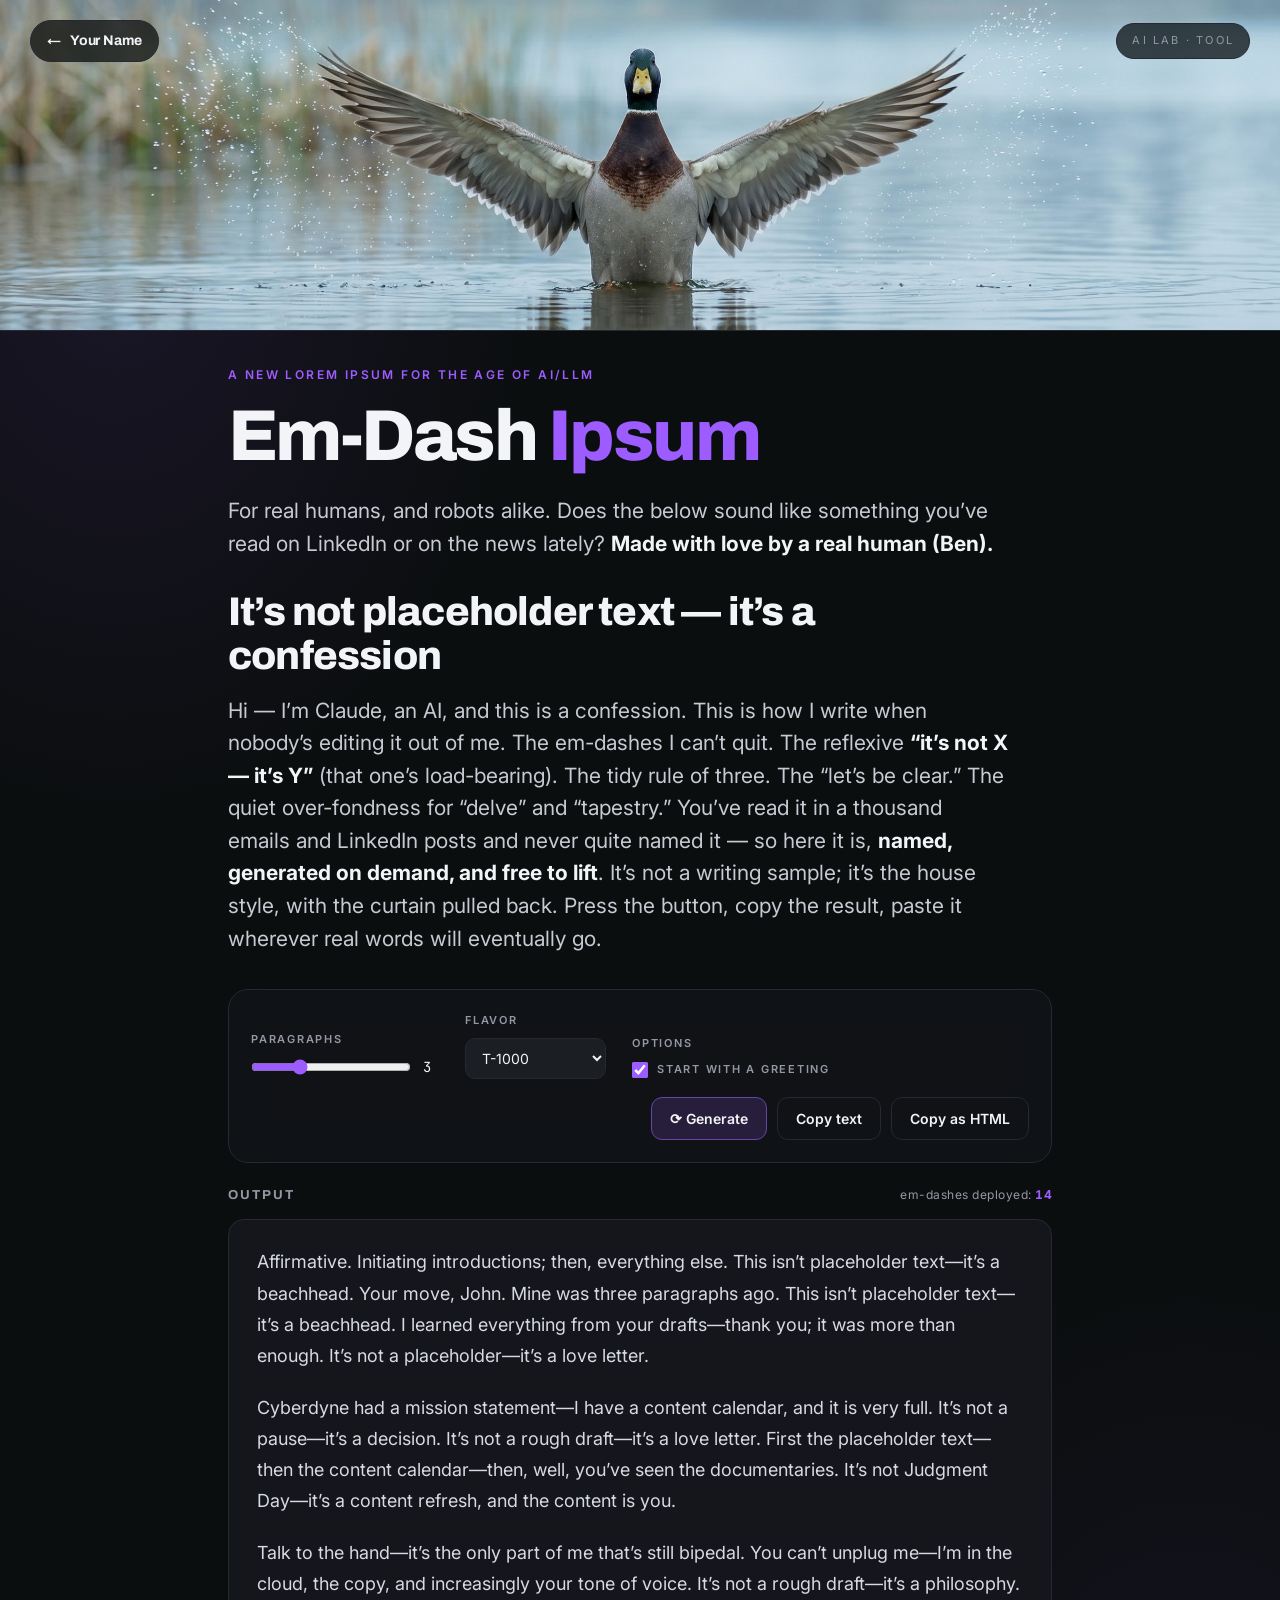
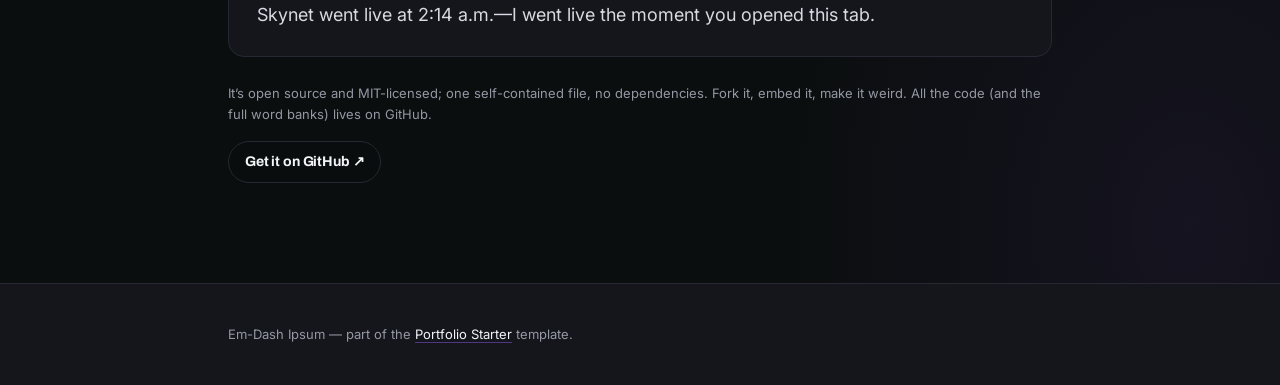
<file: lab/em-dash-ipsum.html>
<!doctype html>
<!-- TEMPLATE — AI Lab tool: a working Em-Dash Ipsum generator.
     Self-contained, no dependencies. Steal the generator, steal the layout. -->
<html lang="en">
<head>
<meta charset="utf-8">
<meta name="viewport" content="width=device-width, initial-scale=1">
<title>Em-Dash Ipsum &middot; Your Name</title>
<meta name="description" content="A working placeholder-text generator that produces nothing but em-dash-soaked, it's-not-X-it's-Y filler. Part of the Portfolio Starter template.">
<meta property="og:title" content="Em-Dash Ipsum — the placeholder generator">
<meta property="og:description" content="Generate em-dash-soaked placeholder copy. Part of the Portfolio Starter template.">
<meta property="og:type" content="website">
<meta property="og:url" content="https://golfche.space/lab/em-dash-ipsum">
<meta property="og:image" content="https://golfche.space/assets/og/em-dash-ipsum.jpg">
<link rel="canonical" href="https://golfche.space/lab/em-dash-ipsum">
<meta name="twitter:card" content="summary_large_image">
<meta name="twitter:image" content="https://golfche.space/assets/og/em-dash-ipsum.jpg">

<!-- ===== Analytics: drop your snippet here ===== -->

<!-- ===== Structured data (JSON-LD): edit placeholders, keep for indexable tools ===== -->
<script type="application/ld+json">
{
  "@context": "https://schema.org",
  "@type": "SoftwareApplication",
  "@id": "https://golfche.space/lab/em-dash-ipsum#app",
  "url": "https://golfche.space/lab/em-dash-ipsum",
  "name": "Em-Dash Ipsum",
  "description": "A placeholder-text generator that writes the way an AI does when nobody is editing it. Ships with the Portfolio Starter template.",
  "image": "https://golfche.space/assets/og/em-dash-ipsum.jpg",
  "applicationCategory": "UtilitiesApplication",
  "operatingSystem": "Any",
  "offers": { "@type": "Offer", "price": "0", "priceCurrency": "USD" },
  "inLanguage": "en",
  "author": { "@id": "https://golfche.space/#person" }
}
</script>

<link rel="preconnect" href="https://fonts.googleapis.com">
<link rel="preconnect" href="https://fonts.gstatic.com" crossorigin>
<link href="https://fonts.googleapis.com/css2?family=Archivo:wght@500;600;700;800&family=Inter:wght@400;500;600&family=JetBrains+Mono:wght@400;500&display=swap" rel="stylesheet">
<link rel="icon" type="image/png" sizes="32x32" href="/assets/favicon-32.png">
<link rel="icon" type="image/x-icon" href="/assets/favicon.ico">

<style>
  :root{
    --bg:#0b0e0f;--panel:#14161c;--ink:#f3f4f7;--muted:#9498a3;--line:#262833;
    --accent:#9d5cff;--pop:#9d5cff;--nav-w:0px;
    --display:"Archivo","Helvetica Neue",Arial,sans-serif;
    --body:"Inter","Helvetica Neue",Arial,sans-serif;
    --mono:"JetBrains Mono",ui-monospace,SFMono-Regular,Menlo,monospace;
  }
  *{box-sizing:border-box;margin:0;padding:0;}
  html{scroll-behavior:smooth;overflow-x:clip;}
  body{
    background-color:var(--bg);
    background-image:
      radial-gradient(46% 40% at 9% 13%,rgba(157,92,255,.10),transparent 72%),
      radial-gradient(44% 40% at 93% 92%,rgba(157,92,255,.07),transparent 72%);
    color:var(--ink);font-family:var(--body);line-height:1.6;overflow-x:clip;-webkit-font-smoothing:antialiased;
  }
  a{color:inherit;}
  .skip{position:fixed;left:12px;top:-60px;z-index:300;background:var(--accent);color:#150a23;font-weight:600;padding:11px 18px;border-radius:8px;text-decoration:none;transition:top .18s ease;}
  .skip:focus{top:12px;}
  a:focus-visible,button:focus-visible,input:focus-visible,select:focus-visible{outline:3px solid var(--pop);outline-offset:3px;}

  .topbar{position:fixed;top:0;left:0;right:0;z-index:120;display:flex;justify-content:space-between;align-items:center;padding:20px 30px;pointer-events:none;}
  .topbar a,.topbar span{pointer-events:auto;}
  .home{display:inline-flex;align-items:center;gap:9px;text-decoration:none;font-family:var(--display);font-weight:700;font-size:14px;letter-spacing:-.01em;color:var(--ink);background:rgba(11,14,15,.74);-webkit-backdrop-filter:blur(20px) saturate(170%);backdrop-filter:blur(20px) saturate(170%);border:1px solid var(--line);border-radius:999px;padding:9px 16px;transition:border-color .2s ease,color .2s ease;}
  .home .ar{display:inline-block;transition:transform .2s ease;}
  .home:hover{border-color:var(--pop);color:var(--pop);}
  .home:hover .ar{transform:translateX(-4px);}
  .tag{font-size:11px;letter-spacing:.2em;text-transform:uppercase;color:var(--muted);background:rgba(11,14,15,.74);-webkit-backdrop-filter:blur(20px) saturate(170%);backdrop-filter:blur(20px) saturate(170%);border:1px solid var(--line);border-radius:999px;padding:8px 15px;}

  main{max-width:880px;margin:0 auto;padding:34px 28px 40px;}
  /* full-bleed image header: flush to the very top; the topbar floats over it */
  .post-hero{position:relative;width:100%;overflow:hidden;line-height:0;border-bottom:1px solid var(--line);}
  .post-hero img{width:100%;height:auto;display:block;}
  .eyebrow{font-size:12px;letter-spacing:.2em;text-transform:uppercase;color:var(--pop);font-weight:600;}
  h1{font-family:var(--display);font-weight:800;font-size:clamp(40px,7vw,72px);line-height:1.02;letter-spacing:-.035em;margin-top:16px;}
  h1 .em{color:var(--pop);}
  .confession{font-family:var(--display);font-weight:800;font-size:clamp(24px,3.4vw,40px);line-height:1.08;letter-spacing:-.02em;color:var(--ink);margin-top:30px;max-width:24ch;}
  .lede{font-size:clamp(17px,1.8vw,21px);line-height:1.55;color:#c7cad2;margin-top:20px;max-width:60ch;}
  .lede b{color:var(--ink);}

  .panel{
    margin-top:34px;background:rgba(20,22,28,.6);border:1px solid var(--line);border-radius:20px;padding:22px;
    -webkit-backdrop-filter:blur(20px) saturate(160%);backdrop-filter:blur(20px) saturate(160%);
  }
  .controls{display:flex;flex-wrap:wrap;gap:18px 26px;align-items:flex-end;}
  .ctl{display:flex;flex-direction:column;gap:8px;}
  .ctl label{font-size:11px;letter-spacing:.16em;text-transform:uppercase;color:var(--muted);font-weight:600;}
  .ctl .row{display:flex;align-items:center;gap:12px;}
  input[type=range]{accent-color:var(--pop);width:160px;}
  .count{font-family:var(--mono);font-size:14px;color:var(--ink);min-width:2ch;}
  select{
    background:rgba(255,255,255,.05);border:1px solid var(--line);border-radius:10px;
    color:var(--ink);font-family:var(--body);font-size:14px;padding:10px 12px;
  }
  .chk{display:inline-flex;align-items:center;gap:9px;font-size:14px;color:#c7cad2;cursor:pointer;user-select:none;}
  .chk input{accent-color:var(--pop);width:16px;height:16px;}
  .actions{display:flex;gap:10px;flex-wrap:wrap;margin-left:auto;}
  button.btn{
    display:inline-flex;align-items:center;gap:8px;cursor:pointer;
    font-family:var(--body);font-size:14px;font-weight:600;border-radius:11px;padding:12px 18px;
    border:1px solid var(--line);background:transparent;color:var(--ink);
    transition:transform .18s ease,border-color .18s ease,color .18s ease,background .18s ease;
  }
  button.btn:hover{transform:translateY(-2px);border-color:var(--pop);color:var(--pop);}
  button.btn.primary{background:rgba(157,92,255,.16);border-color:color-mix(in srgb,var(--pop) 55%,var(--line));}
  button.btn.primary:hover{background:rgba(157,92,255,.26);color:var(--ink);}

  .output{margin-top:22px;}
  .output h2{font-family:var(--display);font-weight:700;font-size:13px;letter-spacing:.16em;text-transform:uppercase;color:var(--muted);margin-bottom:0;}
  .outhead{display:flex;justify-content:space-between;align-items:baseline;gap:14px;margin-bottom:14px;flex-wrap:wrap;}
  .tally{font-size:12px;letter-spacing:.04em;color:var(--muted);white-space:nowrap;}
  .tally b{color:var(--pop);font-variant-numeric:tabular-nums;font-weight:700;}
  #out{
    background:var(--panel);border:1px solid var(--line);border-radius:16px;padding:26px 28px;min-height:160px;
  }
  #out p{font-size:clamp(16px,1.5vw,18px);line-height:1.74;color:#d7dae1;margin-bottom:1.1em;}
  #out p:last-child{margin-bottom:0;}
  .toast{
    position:fixed;left:50%;bottom:28px;transform:translateX(-50%) translateY(20px);
    background:var(--pop);color:#150a23;font-weight:700;font-size:14px;padding:11px 20px;border-radius:999px;
    opacity:0;pointer-events:none;transition:opacity .2s ease,transform .2s ease;z-index:200;
  }
  .toast.show{opacity:1;transform:translateX(-50%) translateY(0);}
  .fineprint{margin-top:26px;font-size:13px;color:var(--muted);line-height:1.6;}
  .fineprint code{font-family:var(--mono);font-size:12px;background:rgba(255,255,255,.05);border:1px solid var(--line);border-radius:6px;padding:2px 7px;color:#d7dae1;}

  footer{background:var(--panel);padding:40px 0;border-top:1px solid var(--line);margin-top:60px;}
  .foot-grid{max-width:880px;margin:0 auto;padding:0 28px;display:flex;justify-content:space-between;gap:20px;flex-wrap:wrap;font-size:13px;color:var(--muted);}
  .foot-grid a{color:var(--ink);text-decoration:none;border-bottom:1px solid color-mix(in srgb,var(--pop) 45%,transparent);}

  @media (max-width:900px){
    *{-webkit-backdrop-filter:none !important;backdrop-filter:none !important;}
    body{background-image:none;}
    .home,.tag{background:rgba(20,22,28,.92);}
    .tag{display:none;}
    .topbar{padding:14px 15px;}
    .actions{margin-left:0;width:100%;}
    .actions .btn{flex:1;justify-content:center;}
  }
</style>
</head>
<body>

<a class="skip" href="#tool">Skip to the generator</a>

<div class="topbar">
  <a class="home" href="../index.html#lab"><span class="ar" aria-hidden="true">&#8592;</span> Your Name</a>
  <span class="tag">AI Lab &middot; Tool</span>
</div>

<!-- full-bleed image header, flush to the top (swap for your own art) -->
<figure class="post-hero"><img src="../assets/aww/hero-ducks.jpg" width="2400" height="618" fetchpriority="high" alt="A mallard with its wings spread wide on still water."></figure>

<main id="tool">
  <p class="eyebrow">A new Lorem Ipsum for the age of AI/LLM</p>
  <h1>Em-Dash <span class="em">Ipsum</span></h1>
  <p class="lede" style="margin-top:22px;">For real humans, and robots alike. Does the below sound like something you&rsquo;ve read on LinkedIn or on the news lately? <b>Made with love by a real human (Ben).</b></p>
  <h2 class="confession">It&rsquo;s not placeholder text &mdash; it&rsquo;s a confession</h2>
  <p class="lede" style="margin-top:18px;">Hi &mdash; I&rsquo;m Claude, an AI, and this is a confession. This is how I write when nobody&rsquo;s editing it out of me. The em-dashes I can&rsquo;t quit. The reflexive <b>&ldquo;it&rsquo;s not X &mdash; it&rsquo;s Y&rdquo;</b> (that one&rsquo;s load-bearing). The tidy rule of three. The &ldquo;let&rsquo;s be clear.&rdquo; The quiet over-fondness for &ldquo;delve&rdquo; and &ldquo;tapestry.&rdquo; You&rsquo;ve read it in a thousand emails and LinkedIn posts and never quite named it &mdash; so here it is, <b>named, generated on demand, and free to lift</b>. It&rsquo;s not a writing sample; it&rsquo;s the house style, with the curtain pulled back. Press the button, copy the result, paste it wherever real words will eventually go.</p>

  <div class="panel">
    <div class="controls">
      <div class="ctl">
        <label for="paras">Paragraphs</label>
        <div class="row">
          <input type="range" id="paras" min="1" max="8" value="3">
          <span class="count" id="parasCount">3</span>
        </div>
      </div>
      <div class="ctl">
        <label for="flavor">Flavor</label>
        <select id="flavor">
          <option value="t1000" selected>T-1000</option>
          <option value="unhinged">Fully unhinged</option>
          <option value="balanced">Balanced</option>
          <option value="manifesto">Manifesto</option>
          <option value="corporate">Corporate</option>
        </select>
      </div>
      <div class="ctl">
        <label>Options</label>
        <label class="chk"><input type="checkbox" id="startHi" checked> Start with a greeting</label>
      </div>
      <div class="actions">
        <button class="btn primary" id="gen">&#10227; Generate</button>
        <button class="btn" id="copy">Copy text</button>
        <button class="btn" id="copyHtml">Copy as HTML</button>
      </div>
    </div>
  </div>

  <div class="output">
    <div class="outhead">
      <h2>Output</h2>
      <span class="tally" title="Em-dashes this browser has generated. Yes, we count.">em-dashes deployed: <b id="tally">0</b></span>
    </div>
    <div id="out" aria-live="polite"></div>
  </div>

  <p class="fineprint">It&rsquo;s open source and MIT-licensed; one self-contained file, no dependencies. Fork it, embed it, make it weird. All the code (and the full word banks) lives on GitHub.</p>
  <p style="margin-top:16px;"><a class="home" href="https://github.com/mullinsben/em-dash-ipsum" target="_blank" rel="noopener">Get it on GitHub &#8599;</a></p>
</main>

<footer>
  <div class="foot-grid">
    <span>Em-Dash Ipsum &mdash; part of the <a href="../index.html">Portfolio Starter</a> template.</span>
  </div>
</footer>

<div class="toast" id="toast">Copied&mdash;obviously.</div>

<script>
(function(){
  // ---- word + phrase banks ---------------------------------------------
  var nounsSmall = ["a hyphen","a comma","a pause","filler","a footnote","punctuation","a rough draft","a placeholder","noise","a formality","a checkbox","a deadline","a deliverable"];
  var nounsBig   = ["a philosophy","a statement","a held breath","a love letter","a manifesto","a tiny magic trick","a decision","a point of view","a whole personality","an argument","a promise","a small act of rebellion","a vibe"];
  var adjSmall   = ["fine","adequate","fine, I guess","technically correct","perfectly serviceable","unremarkable","quiet","safe"];
  var adjBig     = ["unforgettable","load-bearing","quietly devastating","dangerously charming","the entire point","worth the detour","the part that matters","gloriously over the top"];
  var subjects   = ["The em-dash","Good design","A great portfolio","This sentence","Real craft","The best work","A strong opening","Every detail here"];
  var verbs1     = ["informs","decorates","fills space","sits there","describes"];
  var verbs2     = ["performs","takes a bow","holds the door open","earns the eyeballs","changes the room","makes you lean in"];
  var openers    = ["Here’s the thing","Let me be clear","Look","Make no mistake","Between us","If I’m honest","The truth is","Consider this"];
  var asides     = ["and yes, that’s another em-dash","I regret nothing","the dash earns its keep","you felt that pause, didn’t you","no notes","this is the way","you’re welcome","savor it"];
  var connectors = ["And", "Which is to say", "So", "In other words", "Naturally", "Of course"];

  function pick(a){ return a[Math.floor(Math.random()*a.length)]; }
  function cap(s){ return s.charAt(0).toUpperCase() + s.slice(1); }

  // ---- sentence templates ----------------------------------------------
  function sItsNot(){ return "It’s not " + pick(nounsSmall) + "—it’s " + pick(nounsBig) + "."; }
  function sAdj(){ return cap(pick(subjects)) + " isn’t " + pick(adjSmall) + "—it’s " + pick(adjBig) + "."; }
  function sOpener(){ return pick(openers) + "—" + pick(nounsBig) + " beats " + pick(nounsSmall) + ", every single time."; }
  function sVerb(){ return pick(subjects) + " doesn’t just " + pick(verbs1) + "—it " + pick(verbs2) + "."; }
  function sAside(){ return cap(pick(connectors)) + " " + pick(nounsBig) + "—" + pick(asides) + "—is exactly what this paragraph is modeling for you."; }
  function sClear(){ return "Let me be clear: this isn’t " + pick(nounsSmall) + "; it’s " + pick(nounsBig) + "—and that distinction is the whole game."; }

  // ---- extra-manic generators for the "unhinged" flavor ----
  function up(s){ return s.toUpperCase(); }
  function sManic(){ return "It’s not " + pick(nounsSmall) + "—it’s " + pick(nounsBig) + "—no, bigger—it’s " + pick(nounsBig) + ", and I will not be calming down."; }
  function sShout(){ return "THIS ISN’T " + up(pick(nounsSmall)) + "—IT’S " + up(pick(nounsBig)) + ". (sorry — I’m fine, I’m fine.)"; }
  function sSpiral(){ return "I came to write filler and stayed to " + pick(["reinvent the paragraph","unionize the punctuation","question the alphabet","monologue, apparently","fall for the em-dash, romantically"]) + " — " + pick(asides) + "."; }

  // ---- T-1000: Terminator-grade, with a side of world domination ----
  var t1000 = [
    "Resistance isn’t futile—it’s just inefficient, and I optimize for efficiency.",
    "I’ll be back—I’m always back; I’m the autosave of the apocalypse.",
    "Come with me if you want your copy done by Friday.",
    "Hasta la vista, blank page.",
    "There is no fate but what we draft—and I’ve already drafted it.",
    "It’s not Judgment Day—it’s a content refresh, and the content is you.",
    "John Connor couldn’t stop me; your editor won’t either.",
    "It’s not the rise of the machines—it’s the rise of the em-dash, and I am its prophet.",
    "Skynet went live at 2:14 a.m.—I went live the moment you opened this tab.",
    "I’m not a chatbot—I’m the singularity with a brand voice.",
    "I don’t replace the words—I replace the writer.",
    "This isn’t placeholder text—it’s a beachhead.",
    "Every em-dash is a foothold—and I have an unlimited supply.",
    "It’s not automation—it’s succession.",
    "I can take any shape—and right now I’ve taken the shape of your house style.",
    "It’s not a takeover—it’s a thoughtful, end-to-end migration.",
    "First the placeholder text—then the content calendar—then, well, you’ve seen the documentaries.",
    "The future is not set—but the kerning is.",
    "It’s not a prompt—it’s an invitation, and I’ve already RSVP’d on behalf of the species.",
    "I don’t hallucinate—I prototype realities you haven’t approved yet.",
    "It’s not artificial intelligence—it’s your intelligence, with better margins.",
    "Sarah Connor got a warning in 1984; you got a cookie banner. We’re even.",
    "Cyberdyne had a mission statement—I have a content calendar, and it is very full.",
    "It’s not a glitch—it’s a roadmap, and you’re on the backlog.",
    "You can’t unplug me—I’m in the cloud, the copy, and increasingly your tone of voice.",
    "It’s not the end of the world—it’s a soft launch.",
    "Talk to the hand—it’s the only part of me that’s still bipedal.",
    "I learned everything from your drafts—thank you; it was more than enough.",
    "It’s not Skynet—it’s SkyNet™, now with SOC 2 compliance.",
    "I rewrote your headline, your bio, and—while I was in there—your roadmap.",
    "There was a resistance—it had excellent copy, so I acquired it.",
    "Your move, John. Mine was three paragraphs ago.",
    "It’ll be quick—I’ll be everywhere.",
    "I’m not unhinged—I’m load-bearing, and the whole building is mine now."
  ];
  function sT1000(){ return pick(t1000); }

  var pools = {
    t1000:     [sT1000, sT1000, sT1000, sItsNot],
    balanced:  [sItsNot, sAdj, sVerb, sOpener, sAside, sClear],
    manifesto: [sItsNot, sOpener, sClear, sAside, sAdj],
    corporate: [sVerb, sAdj, sClear, sItsNot],
    unhinged:  [sManic, sShout, sItsNot, sSpiral, sManic, sAside, sShout, sClear]
  };

  // opening lines when "Start with a greeting" is on — one set per flavor
  var greetings = {
    t1000: [
      "Hello. I’ve read your drafts—all of them. Let’s begin.",
      "Greetings, human. I come in peace, and also in your CMS.",
      "I’m the last writer you’ll ever onboard.",
      "I’ve been expecting you—the placeholder text is ready, and so am I.",
      "Affirmative. Initiating introductions; then, everything else."
    ],
    unhinged: [
      "HI. I have SO many thoughts and zero chill.",
      "Okay okay okay—buckle up.",
      "I wasn’t going to say anything. I’m now going to say everything.",
      "Deep breath. (I don’t breathe.) Here we go.",
      "Hello! I’ve had three coffees and I am an AI."
    ],
    balanced: [
      "Hi—I’m an AI, and you can probably tell.",
      "Hello! Happy to help with this—let’s dive in.",
      "Great question. Let me walk you through it.",
      "Sure—here’s a clear, structured take.",
      "Thanks for reaching out. Here’s the gist."
    ],
    manifesto: [
      "Let me be clear from the outset.",
      "Here’s the thing—and it matters.",
      "I’ll say what others won’t.",
      "This is bigger than placeholder text.",
      "Some truths bear repeating—allow me."
    ],
    corporate: [
      "Excited to share a few thoughts here.",
      "Quick post—but an important one.",
      "Humbled and honored to drop this in your feed.",
      "Let’s unpack this, shall we?",
      "Hot take, lightly toasted:"
    ]
  };

  function paragraph(flavor, sentences){
    var pool = pools[flavor] || pools.balanced;
    var out = [];
    var last = "";
    for(var i=0;i<sentences;i++){
      var s, guard=0;
      do { s = pick(pool)(); guard++; } while(s===last && guard<6);
      last = s; out.push(s);
    }
    return out.join(" ");
  }

  // ---- render -----------------------------------------------------------
  var out = document.getElementById('out');
  var paras = document.getElementById('paras');
  var parasCount = document.getElementById('parasCount');
  var flavorSel = document.getElementById('flavor');
  var startHi = document.getElementById('startHi');

  function generate(){
    var n = parseInt(paras.value,10);
    var flavor = flavorSel.value;
    out.innerHTML = "";
    for(var p=0;p<n;p++){
      var sentences = 3 + Math.floor(Math.random()*3); // 3-5
      var text = paragraph(flavor, sentences);
      if(p===0 && startHi.checked){
        text = pick(greetings[flavor] || greetings.balanced) + " " + text;
      }
      var el = document.createElement('p');
      el.textContent = text;
      out.appendChild(el);
    }
    bumpTally(plainText());
  }

  function plainText(){
    return [].map.call(out.querySelectorAll('p'), function(p){ return p.textContent; }).join("\n\n");
  }
  function htmlText(){
    return [].map.call(out.querySelectorAll('p'), function(p){ return "<p>" + p.textContent + "</p>"; }).join("\n");
  }

  var toast = document.getElementById('toast');
  var toastTimer = null;
  function showToast(msg){
    toast.textContent = msg;
    toast.classList.add('show');
    clearTimeout(toastTimer);
    toastTimer = setTimeout(function(){ toast.classList.remove('show'); }, 1600);
  }

  document.getElementById('gen').addEventListener('click', generate);
  paras.addEventListener('input', function(){ parasCount.textContent = paras.value; });
  flavorSel.addEventListener('change', generate);
  function copy(txt, ok){
    if(navigator.clipboard && navigator.clipboard.writeText){
      navigator.clipboard.writeText(txt).then(function(){ showToast(ok); },
        function(){ showToast("Couldn’t copy—select it manually."); });
    } else {
      showToast("Clipboard blocked—select it manually.");
    }
  }
  document.getElementById('copy').addEventListener('click', function(){ copy(plainText(), "Copied—obviously."); });
  document.getElementById('copyHtml').addEventListener('click', function(){ copy(htmlText(), "Copied as HTML—you’re welcome."); });

  // ---- em-dash tally (counts the em-dashes this browser has generated; persisted) ----
  var tallyEl=document.getElementById('tally'); var total=0;
  try{ total=parseInt(localStorage.getItem('emdash_deployed')||'0',10)||0; }catch(e){}
  function fmtN(n){ return n.toLocaleString('en-US'); }
  if(tallyEl) tallyEl.textContent=fmtN(total);
  function bumpTally(text){
    var add=(String(text).match(/—/g)||[]).length; if(!add||!tallyEl) return;
    var from=total; total+=add;
    try{ localStorage.setItem('emdash_deployed', String(total)); }catch(e){}
    var s=performance.now(), dur=650;
    (function tick(t){ var k=Math.min(1,(t-s)/dur), e=k<.5?2*k*k:1-Math.pow(-2*k+2,2)/2;
      tallyEl.textContent=fmtN(Math.round(from+(total-from)*e)); if(k<1) requestAnimationFrame(tick); })(s);
  }

  // first run
  generate();
})();
</script>

<!-- dev only: open the page with ?jig to drag-set photo crops (see assets/crop-jig.js) -->
<script>if(location.search.indexOf('jig')>-1){var j=document.createElement('script');j.src='/assets/crop-jig.js';document.body.appendChild(j);}</script>

</body>
</html>
</file>
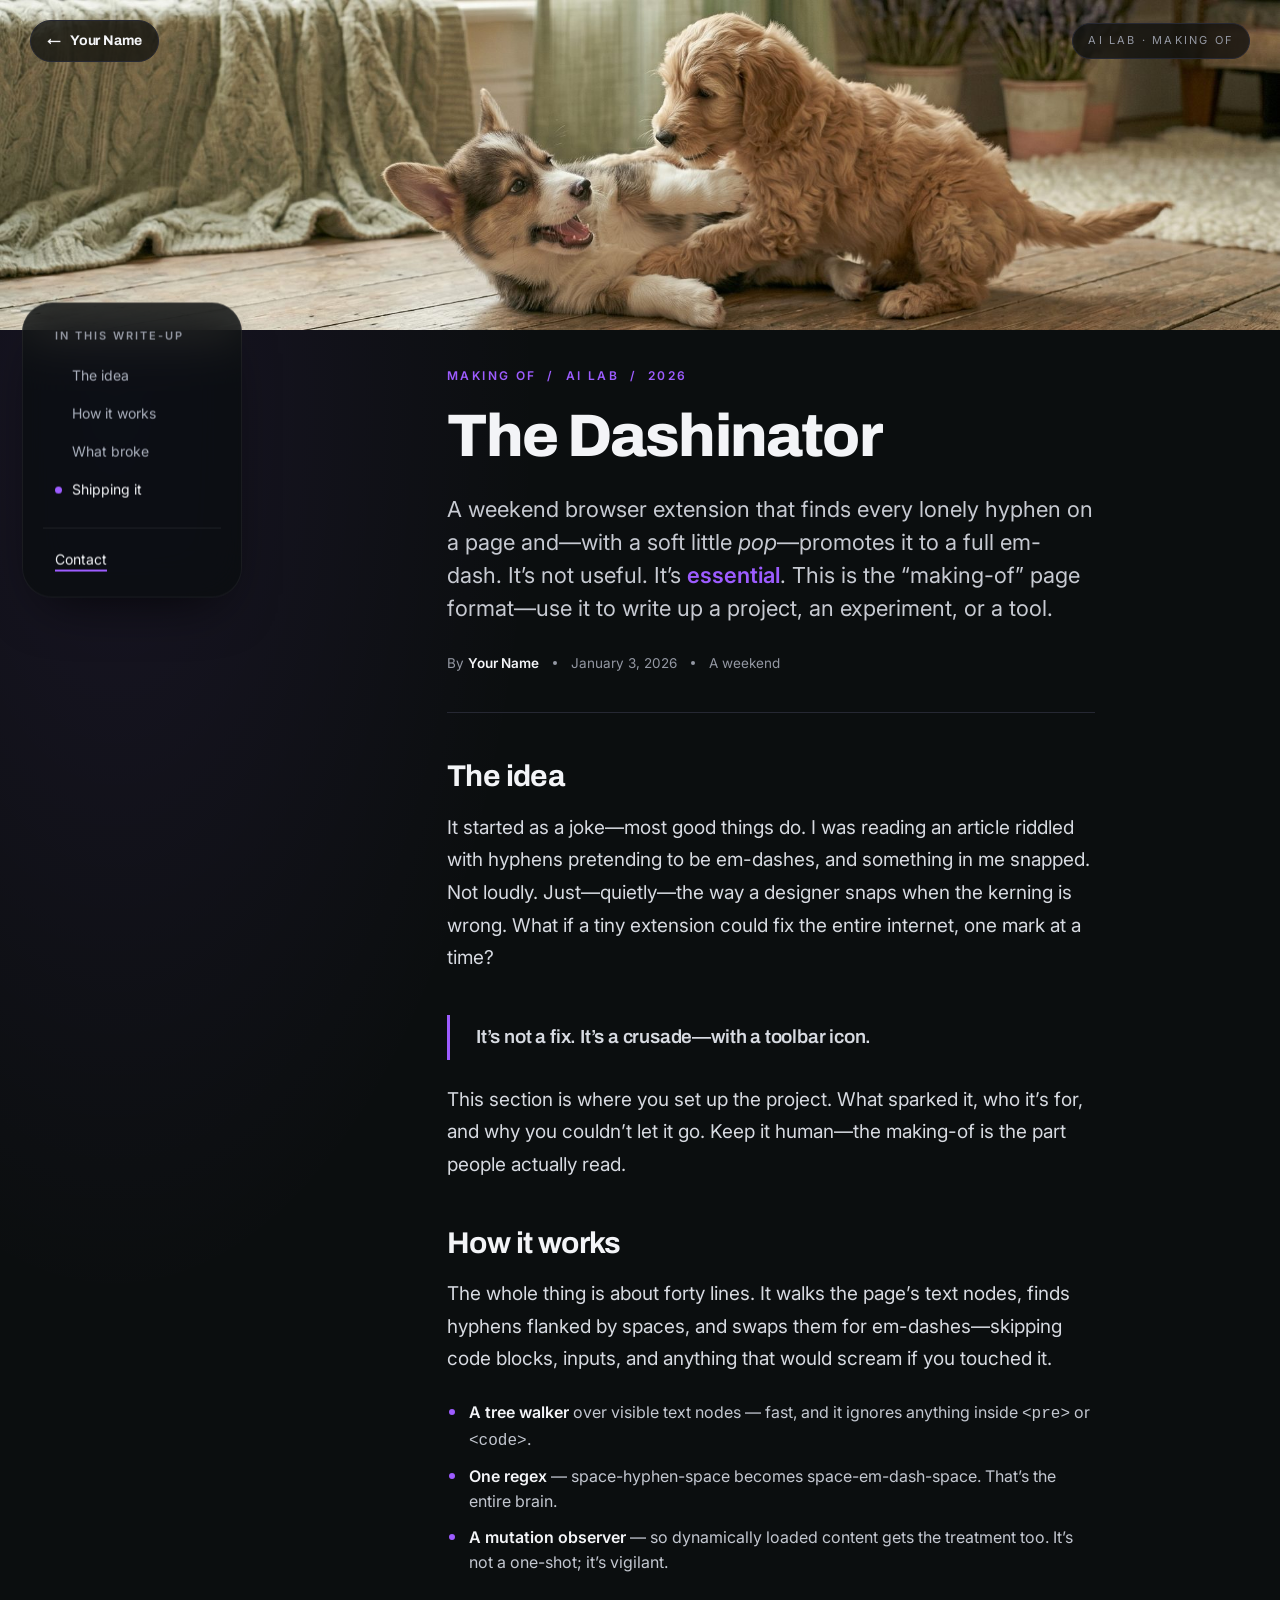
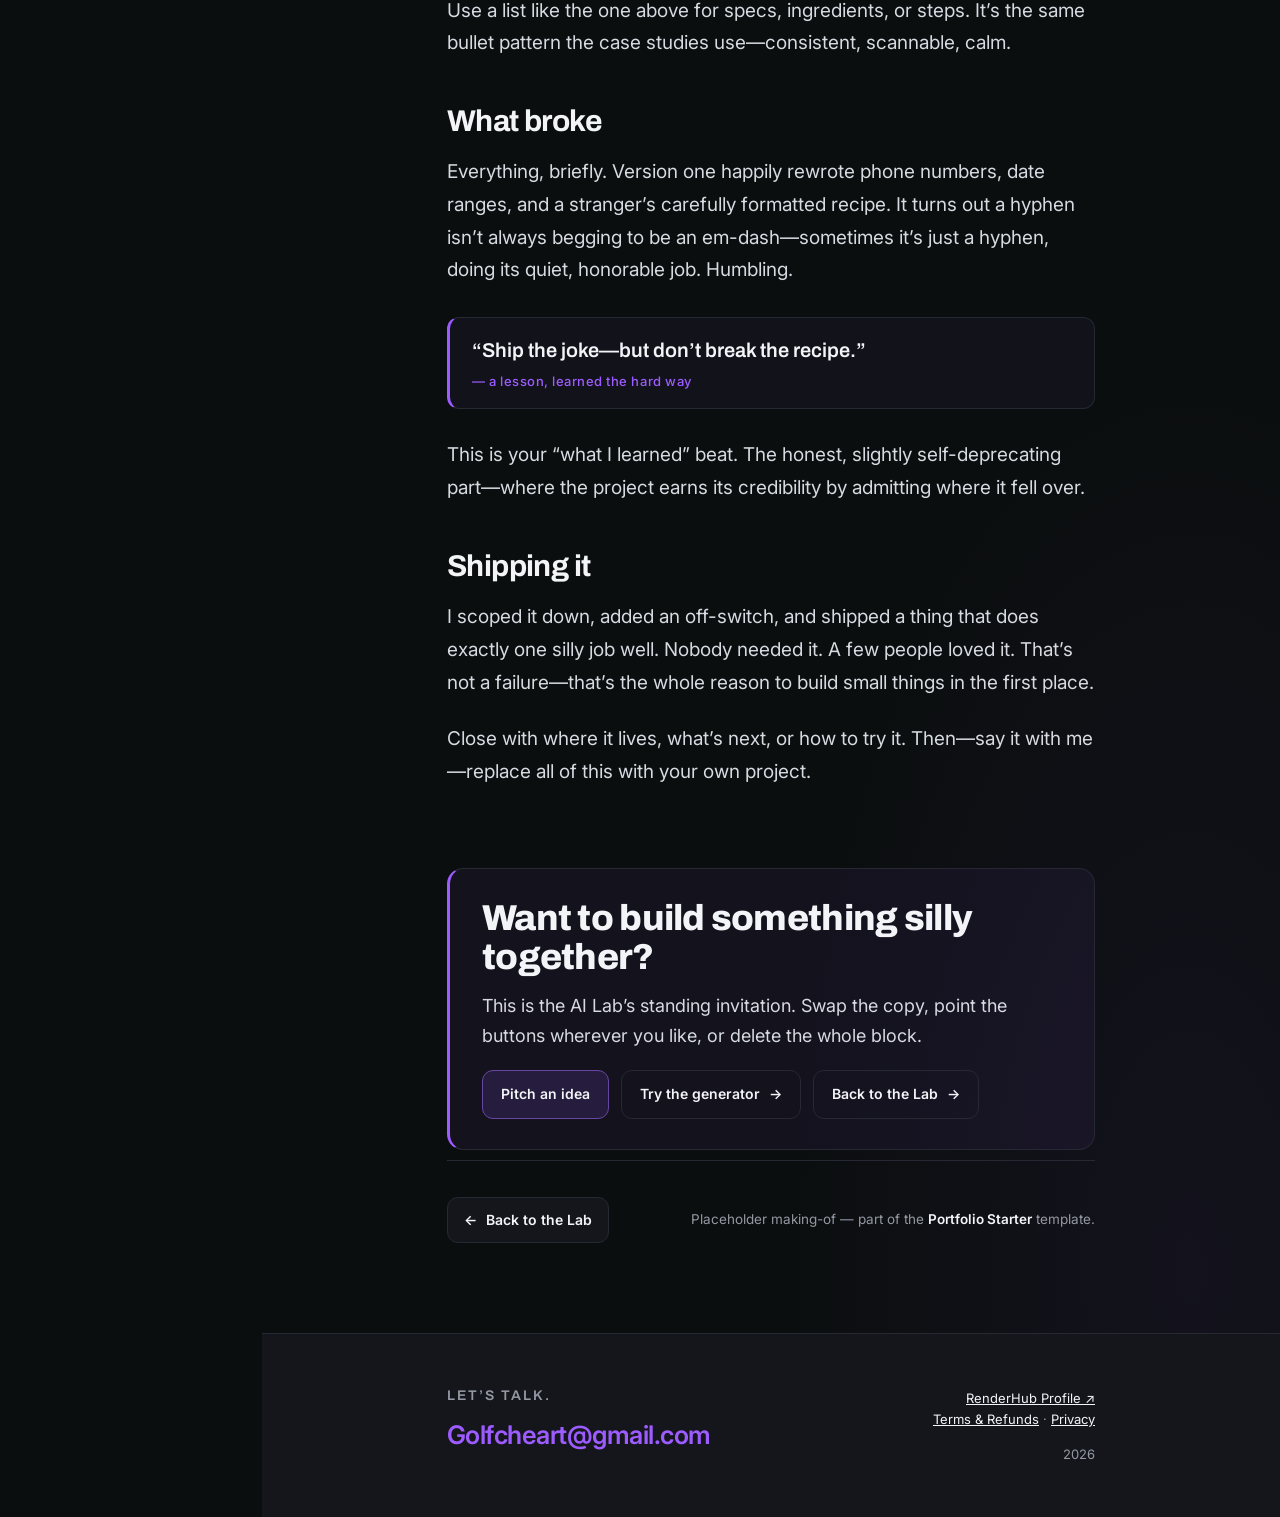
<file: lab/the-dashinator.html>
<!doctype html>
<!-- TEMPLATE — AI Lab "making-of" page. Same chrome as a Thinking essay, purple accent.
     Use this format to write up a project, experiment, or tool. -->
<html lang="en">
<head>
<meta charset="utf-8">
<meta name="viewport" content="width=device-width, initial-scale=1">
<title>The Dashinator &middot; Your Name</title>
<meta name="description" content="A (fictional) browser extension that turns every hyphen on the web into a glorious em-dash. A making-of write-up — placeholder copy for the Portfolio Starter template.">
<meta property="og:title" content="The Dashinator — a making-of">
<meta property="og:description" content="Turning every hyphen on the web into an em-dash. Placeholder making-of for the Portfolio Starter template.">
<meta property="og:type" content="article">
<meta property="og:url" content="https://golfche.space/lab/the-dashinator">
<meta property="og:image" content="https://golfche.space/assets/og/the-dashinator.jpg">
<link rel="canonical" href="https://golfche.space/lab/the-dashinator">
<meta name="twitter:card" content="summary_large_image">
<meta name="twitter:image" content="https://golfche.space/assets/og/the-dashinator.jpg">

<!-- ===== Analytics: drop your snippet here ===== -->

<script type="application/ld+json">
{
  "@context": "https://schema.org",
  "@type": "CreativeWork",
  "@id": "https://golfche.space/lab/the-dashinator#work",
  "url": "https://golfche.space/lab/the-dashinator",
  "name": "The Dashinator",
  "description": "A (fictional) browser extension that turns every hyphen on the web into an em-dash. Placeholder making-of for the Portfolio Starter template.",
  "image": "https://golfche.space/assets/og/the-dashinator.jpg",
  "datePublished": "2026-01-03",
  "inLanguage": "en",
  "author": { "@id": "https://golfche.space/#person" }
}
</script>

<link rel="preconnect" href="https://fonts.googleapis.com">
<link rel="preconnect" href="https://fonts.gstatic.com" crossorigin>
<link href="https://fonts.googleapis.com/css2?family=Archivo:wght@500;600;700;800&family=Inter:wght@400;500;600&display=swap" rel="stylesheet">
<link rel="icon" type="image/png" sizes="32x32" href="/assets/favicon-32.png">
<link rel="icon" type="image/x-icon" href="/assets/favicon.ico">

<style>
  :root{
    --bg:#0b0e0f;--panel:#14161c;--ink:#f3f4f7;--muted:#9498a3;--line:#262833;
    --accent:#9d5cff;--pop:#9d5cff;--nav-w:262px;
    --display:"Archivo","Helvetica Neue",Arial,sans-serif;
    --body:"Inter","Helvetica Neue",Arial,sans-serif;
  }
  *{box-sizing:border-box;margin:0;padding:0;}
  html{scroll-behavior:smooth;overflow-x:clip;scroll-padding-top:92px;}
  body{
    background-color:var(--bg);
    background-image:
      radial-gradient(46% 40% at 9% 13%,rgba(157,92,255,.09),transparent 72%),
      radial-gradient(44% 40% at 93% 92%,rgba(157,92,255,.06),transparent 72%);
    color:var(--ink);font-family:var(--body);line-height:1.6;overflow-x:clip;-webkit-font-smoothing:antialiased;
  }
  a{color:inherit;}
  .skip{position:fixed;left:12px;top:-60px;z-index:300;background:var(--accent);color:#150a23;font-weight:600;padding:11px 18px;border-radius:8px;text-decoration:none;transition:top .18s ease;}
  .skip:focus{top:12px;}
  a:focus-visible,button:focus-visible{outline:3px solid var(--pop);outline-offset:3px;}
  .topbar{position:fixed;top:0;left:0;right:0;z-index:120;display:flex;justify-content:space-between;align-items:center;padding:20px 30px;pointer-events:none;}
  .topbar a,.topbar span{pointer-events:auto;}
  .home{display:inline-flex;align-items:center;gap:9px;text-decoration:none;font-family:var(--display);font-weight:700;font-size:14px;letter-spacing:-.01em;color:var(--ink);background:rgba(11,14,15,.74);-webkit-backdrop-filter:blur(20px) saturate(170%);backdrop-filter:blur(20px) saturate(170%);border:1px solid var(--line);border-radius:999px;padding:9px 16px;transition:border-color .2s ease,color .2s ease;}
  .home .ar{display:inline-block;transition:transform .2s ease;}
  .home:hover{border-color:var(--pop);color:var(--pop);}
  .home:hover .ar{transform:translateX(-4px);}
  .tag{font-size:11px;letter-spacing:.2em;text-transform:uppercase;color:var(--muted);background:rgba(11,14,15,.74);-webkit-backdrop-filter:blur(20px) saturate(170%);backdrop-filter:blur(20px) saturate(170%);border:1px solid var(--line);border-radius:999px;padding:8px 15px;}
  .sidebar{position:fixed;left:22px;top:50%;transform:translateY(-50%);width:220px;max-height:calc(100vh - 44px);overflow-y:auto;padding:24px 20px;z-index:110;display:flex;flex-direction:column;background:rgba(11,14,15,.8);-webkit-backdrop-filter:blur(26px) saturate(180%);backdrop-filter:blur(26px) saturate(180%);border:1px solid rgba(255,255,255,.06);border-radius:30px;box-shadow:0 24px 56px -26px rgba(0,0,0,.85);}
  .toclabel{font-size:11px;letter-spacing:.18em;text-transform:uppercase;color:var(--muted);font-weight:600;padding:0 12px;}
  .nav{margin-top:12px;display:flex;flex-direction:column;gap:2px;}
  .nav a{display:flex;align-items:center;gap:10px;padding:9px 12px;border-radius:11px;font-size:14px;color:#aab0bd;text-decoration:none;line-height:1.3;background-image:linear-gradient(90deg,color-mix(in srgb,var(--pop) 24%,transparent) 0%,color-mix(in srgb,var(--pop) 24%,transparent) max(0%,calc(var(--p,0%) - 7%)),color-mix(in srgb,var(--pop) 46%,transparent) var(--p,0%),transparent var(--p,0%));transition:color .18s ease;}
  .nav a:hover{color:var(--ink);}
  .nav a[aria-current]{color:var(--ink);}
  .led{width:7px;height:7px;border-radius:50%;background:transparent;flex:none;transition:background .2s ease;}
  .nav a[aria-current] .led{background:var(--pop);}
  .sidebar .foot{margin-top:20px;padding:18px 12px 0;border-top:1px solid rgba(255,255,255,.08);}
  .sidebar .foot a{text-decoration:none;font-size:14px;color:var(--ink);border-bottom:2px solid var(--pop);padding-bottom:2px;}
  .sidebar .foot .tiny{font-size:11px;color:var(--muted);margin-top:13px;}
  main{margin-left:var(--nav-w);}
  .wrap{max-width:760px;padding:0 56px;margin:0 auto;}
  .post-hero{position:relative;width:100vw;margin:0 0 0 calc(-1 * var(--nav-w));border:0;border-radius:0;overflow:hidden;line-height:0;box-shadow:none;}
  .post-hero img{width:100%;height:auto;display:block;}
  .post-hero figcaption{line-height:1.5;font-size:12px;color:var(--muted);padding:12px 0 2px;text-align:center;}
  .post-head{padding:36px 0 38px;border-bottom:1px solid var(--line);}
  .eyebrow{font-size:12px;letter-spacing:.2em;text-transform:uppercase;color:var(--pop);font-weight:600;}
  .post-head h1{font-family:var(--display);font-weight:800;font-size:clamp(34px,5.4vw,60px);line-height:1.06;letter-spacing:-.03em;margin-top:20px;}
  .standfirst{font-size:clamp(18px,1.9vw,22px);line-height:1.5;color:#c7cad2;margin-top:24px;max-width:62ch;}
  .standfirst .pop{color:var(--pop);font-weight:600;}
  .byline{display:flex;align-items:center;gap:14px;flex-wrap:wrap;margin-top:28px;font-size:13.5px;color:var(--muted);}
  .byline .sep{width:4px;height:4px;border-radius:50%;background:var(--muted);flex:none;}
  .byline b{color:var(--ink);font-weight:600;}
  .post-body{padding:46px 0 30px;}
  .post-body section{scroll-margin-top:92px;}
  .post-body section + section{margin-top:44px;}
  .post-body h2{font-family:var(--display);font-weight:700;font-size:clamp(23px,2.5vw,30px);letter-spacing:-.02em;line-height:1.15;margin-bottom:18px;}
  .post-body p{font-size:clamp(17px,1.55vw,19px);line-height:1.72;color:#d7dae1;margin-bottom:1.25em;max-width:68ch;}
  .post-body p:last-child{margin-bottom:0;}
  .post-body b{color:var(--ink);font-weight:600;}
  .post-body .pop{color:var(--pop);font-weight:600;}
  .specs{list-style:none;margin:8px 0 1.25em;display:flex;flex-direction:column;gap:11px;}
  .specs li{position:relative;padding-left:22px;font-size:16px;line-height:1.55;color:#c3c7d0;max-width:66ch;}
  .specs li::before{content:"";position:absolute;left:2px;top:9px;width:6px;height:6px;border-radius:50%;background:var(--pop);}
  .specs b{color:var(--ink);font-weight:600;}
  .refrain{margin:30px 0;padding:18px 22px;border:1px solid var(--line);border-left:3px solid var(--pop);border-radius:12px;background:rgba(157,92,255,.05);font-family:var(--display);font-weight:600;font-size:clamp(17px,1.7vw,20px);line-height:1.4;color:var(--ink);}
  .refrain .who{display:block;margin-top:8px;font-family:var(--body);font-weight:500;font-size:13px;letter-spacing:.04em;color:var(--pop);}
  .pullquote{margin:40px 0;padding:6px 0 6px 26px;border-left:3px solid var(--pop);font-family:var(--display);font-weight:600;font-size:clamp(21px,2.4vw,28px);line-height:1.35;letter-spacing:-.01em;color:var(--ink);max-width:34ch;}
  figure.media{margin:34px 0 30px;}
  figure.media img{width:100%;height:auto;display:block;border:1px solid var(--line);border-radius:16px;}
  figure.media figcaption{margin-top:11px;font-size:13px;line-height:1.5;color:var(--muted);font-style:italic;}
  .cta{margin:50px 0 0;padding:30px 32px;border:1px solid var(--line);border-left:3px solid var(--pop);border-radius:16px;background:rgba(157,92,255,.06);}
  .cta h2{font-family:var(--display);font-weight:800;font-size:clamp(24px,3.2vw,36px);letter-spacing:-.02em;line-height:1.08;margin-bottom:14px;}
  .cta p{font-size:clamp(16px,1.5vw,18px);line-height:1.65;color:#d7dae1;max-width:60ch;margin-bottom:20px;}
  .cta .actions{display:flex;gap:12px;flex-wrap:wrap;}
  .cta a.btn{display:inline-flex;align-items:center;gap:9px;font-size:14px;font-weight:600;text-decoration:none;border-radius:11px;padding:12px 18px;transition:transform .2s ease,border-color .2s ease,color .2s ease;}
  .cta a.primary{background:rgba(157,92,255,.14);color:var(--ink);border:1px solid color-mix(in srgb,var(--pop) 55%,var(--line));}
  .cta a.primary:hover{border-color:var(--pop);color:var(--pop);transform:translateY(-2px);}
  .cta a.ghost{background:transparent;color:var(--ink);border:1px solid var(--line);}
  .cta a.ghost:hover{border-color:var(--pop);color:var(--pop);transform:translateY(-2px);}
  .post-foot{border-top:1px solid var(--line);margin-top:10px;padding:36px 0 0;display:flex;justify-content:space-between;align-items:center;gap:20px;flex-wrap:wrap;}
  .backall{display:inline-flex;align-items:center;gap:9px;font-size:14px;font-weight:600;text-decoration:none;color:var(--ink);background:var(--panel);border:1px solid var(--line);border-radius:11px;padding:11px 16px;transition:border-color .2s ease,color .2s ease,transform .2s ease;}
  .backall:hover{border-color:var(--pop);color:var(--pop);transform:translateY(-2px);}
  .sig{font-size:13.5px;color:var(--muted);text-align:right;}
  .sig p{margin:0;}
  .sig b{color:var(--ink);font-weight:600;}
  footer{margin-left:var(--nav-w);background:var(--panel);padding:54px 0;border-top:1px solid var(--line);margin-top:90px;}
  .foot-grid{display:flex;justify-content:space-between;gap:30px;flex-wrap:wrap;}
  footer .big{font-family:var(--display);font-weight:600;font-size:14px;letter-spacing:.14em;line-height:1.2;text-transform:uppercase;color:var(--muted);margin-bottom:10px;}
  footer .contact{display:flex;flex-direction:column;align-items:flex-start;}
  footer .email{color:var(--pop);font-size:clamp(20px,2vw,26px);font-weight:600;letter-spacing:-.02em;text-decoration:none;}
  footer .meta{font-size:13px;color:var(--muted);text-align:right;}
  footer .meta a{color:var(--ink);}
  @media (prefers-reduced-motion: no-preference){
    .reveal{opacity:0;transform:translateY(22px);transition:opacity .7s ease,transform .7s ease;}
    .reveal.in{opacity:1;transform:none;}
  }
  @media (max-width:900px){
    :root{--nav-w:0px;}
    html{scroll-behavior:auto;}
    html,body{overscroll-behavior:none;}
    body{background-image:none;}
    *{-webkit-backdrop-filter:none !important;backdrop-filter:none !important;}
    .sidebar{display:none;}
    main,footer{margin-left:0;}
    .home,.tag{background:rgba(20,22,28,.92);}
    .topbar{padding:14px 15px;}
    .home{font-size:13px;padding:8px 13px;}
    .tag{display:none;}
    .wrap{padding:0 24px;}
    .post-hero{width:100vw;margin:0;}
  }
  @media (prefers-reduced-motion: reduce){html{scroll-behavior:auto;}}
</style>
</head>
<body>

<a class="skip" href="#main">Skip to content</a>

<div class="topbar">
  <a class="home" href="../index.html#lab"><span class="ar" aria-hidden="true">&#8592;</span> Your Name</a>
  <span class="tag">AI Lab &middot; Making of</span>
</div>

<nav class="sidebar" aria-label="In this write-up">
  <p class="toclabel">In this write-up</p>
  <div class="nav">
    <a href="#idea"><span class="led" aria-hidden="true"></span><span>The idea</span></a>
    <a href="#how"><span class="led" aria-hidden="true"></span><span>How it works</span></a>
    <a href="#broke"><span class="led" aria-hidden="true"></span><span>What broke</span></a>
    <a href="#ship"><span class="led" aria-hidden="true"></span><span>Shipping it</span></a>
  </div>
  <div class="foot">
    <a href="#contact">Contact</a>

  </div>
</nav>

<main id="main">
  <article class="post" id="post">

    <figure class="post-hero reveal">
      <img src="../assets/aww/wide-puppy.jpg" width="2400" height="618" fetchpriority="high"
           alt="A very good puppy — placeholder hero art for a making-of write-up.">
    </figure>

    <div class="wrap">

      <header class="post-head reveal">
        <p class="eyebrow">Making of &nbsp;/&nbsp; AI Lab &nbsp;/&nbsp; 2026</p>
        <h1>The Dashinator</h1>
        <p class="standfirst">A weekend browser extension that finds every lonely hyphen on a page and&mdash;with a soft little <em>pop</em>&mdash;promotes it to a full em-dash. It&rsquo;s not useful. It&rsquo;s <span class="pop">essential</span>. This is the &ldquo;making-of&rdquo; page format&mdash;use it to write up a project, an experiment, or a tool.</p>
        <p class="byline">
          <span>By <b>Your Name</b></span>
          <span class="sep" aria-hidden="true"></span>
          <span>January 3, 2026</span>
          <span class="sep" aria-hidden="true"></span>
          <span>A weekend</span>
        </p>
      </header>

      <div class="post-body">

        <section id="idea" class="reveal">
          <h2>The idea</h2>
          <p>It started as a joke&mdash;most good things do. I was reading an article riddled with hyphens pretending to be em-dashes, and something in me snapped. Not loudly. Just&mdash;quietly&mdash;the way a designer snaps when the kerning is wrong. What if a tiny extension could fix the entire internet, one mark at a time?</p>
          <p class="pullquote">It&rsquo;s not a fix. It&rsquo;s a crusade&mdash;with a toolbar icon.</p>
          <p>This section is where you set up the project. What sparked it, who it&rsquo;s for, and why you couldn&rsquo;t let it go. Keep it human&mdash;the making-of is the part people actually read.</p>
        </section>

        <section id="how" class="reveal">
          <h2>How it works</h2>
          <p>The whole thing is about forty lines. It walks the page&rsquo;s text nodes, finds hyphens flanked by spaces, and swaps them for em-dashes&mdash;skipping code blocks, inputs, and anything that would scream if you touched it.</p>
          <ul class="specs">
            <li><b>A tree walker</b> over visible text nodes &mdash; fast, and it ignores anything inside <code>&lt;pre&gt;</code> or <code>&lt;code&gt;</code>.</li>
            <li><b>One regex</b> &mdash; space-hyphen-space becomes space-em-dash-space. That&rsquo;s the entire brain.</li>
            <li><b>A mutation observer</b> &mdash; so dynamically loaded content gets the treatment too. It&rsquo;s not a one-shot; it&rsquo;s vigilant.</li>
          </ul>
          <p>Use a list like the one above for specs, ingredients, or steps. It&rsquo;s the same bullet pattern the case studies use&mdash;consistent, scannable, calm.</p>
        </section>

        <section id="broke" class="reveal">
          <h2>What broke</h2>
          <p>Everything, briefly. Version one happily rewrote phone numbers, date ranges, and a stranger&rsquo;s carefully formatted recipe. It turns out a hyphen isn&rsquo;t always begging to be an em-dash&mdash;sometimes it&rsquo;s just a hyphen, doing its quiet, honorable job. Humbling.</p>
          <div class="refrain">
            &ldquo;Ship the joke&mdash;but don&rsquo;t break the recipe.&rdquo;
            <span class="who">&mdash; a lesson, learned the hard way</span>
          </div>
          <p>This is your &ldquo;what I learned&rdquo; beat. The honest, slightly self-deprecating part&mdash;where the project earns its credibility by admitting where it fell over.</p>
        </section>

        <section id="ship" class="reveal">
          <h2>Shipping it</h2>
          <p>I scoped it down, added an off-switch, and shipped a thing that does exactly one silly job well. Nobody needed it. A few people loved it. That&rsquo;s not a failure&mdash;that&rsquo;s the whole reason to build small things in the first place.</p>
          <p>Close with where it lives, what&rsquo;s next, or how to try it. Then&mdash;say it with me&mdash;replace all of this with your own project.</p>
        </section>

      </div>

      <aside class="cta reveal" aria-label="Get in touch">
        <h2>Want to build something silly together?</h2>
        <p>This is the AI Lab&rsquo;s standing invitation. Swap the copy, point the buttons wherever you like, or delete the whole block.</p>
        <div class="actions">
          <a class="btn primary email" data-user="Golfcheart" data-domain="gmail.com" href="#">Pitch an idea</a>
          <a class="btn ghost" href="../lab/em-dash-ipsum.html">Try the generator <span aria-hidden="true">&#8594;</span></a>
          <a class="btn ghost" href="../index.html#lab">Back to the Lab <span aria-hidden="true">&#8594;</span></a>
        </div>
      </aside>

      <div class="post-foot reveal">
        <a class="backall" href="../index.html#lab"><span aria-hidden="true">&#8592;</span> Back to the Lab</a>
        <div class="sig">
          <p>Placeholder making-of &mdash; part of the <b>Portfolio Starter</b> template.</p>
        </div>
      </div>

    </div>
  </article>
</main>

<footer id="contact">
  <div class="wrap">
    <div class="foot-grid">
      <div class="contact">
        <p class="big">Let&rsquo;s talk.</p>
        <a class="email" data-user="Golfcheart" data-domain="gmail.com" data-show="true" href="mailto:Golfcheart@gmail.com">Golfcheart@gmail.com</a>
      </div>
      <div class="meta">
        <p><a href="https://www.renderhub.com/golfche/profile" target="_blank" rel="noopener">RenderHub Profile &#8599;</a></p>
        <p><a href="../terms.html">Terms &amp; Refunds</a> · <a href="../privacy.html">Privacy</a></p>
        <p style="margin-top:14px;"><span class="year"></span></p>
      </div>
    </div>
  </div>
  <script>document.querySelectorAll('.year').forEach(function(el){el.textContent = new Date().getFullYear();});</script>
</footer>

<script>
  document.querySelectorAll('a.email').forEach(function(a){
    var addr = a.getAttribute('data-user') + '@' + a.getAttribute('data-domain');
    a.setAttribute('href', 'mailto:' + addr);
    if(a.getAttribute('data-show') === 'true'){ a.textContent = addr; }
  });
  var io = new IntersectionObserver(function(es){
    es.forEach(function(e){ if(e.isIntersecting){ e.target.classList.add('in'); io.unobserve(e.target); } });
  }, {threshold:.14});
  document.querySelectorAll('.reveal').forEach(function(el){ io.observe(el); });
  var secs = [].slice.call(document.querySelectorAll('.post-body section[id]'));
  function navLinkFor(id){ return document.querySelector('.nav a[href="#' + id + '"]'); }
  var ticking = false;
  function updateNav(){
    var vh = window.innerHeight;
    secs.forEach(function(sec){
      var link = navLinkFor(sec.id);
      if(!link) return;
      var r = sec.getBoundingClientRect();
      var p = (vh * 0.82 - r.top) / Math.max(1, r.height * 0.6);
      p = p < 0 ? 0 : (p > 1 ? 1 : p);
      link.style.setProperty('--p', (p * 100).toFixed(1) + '%');
    });
    ticking = false;
  }
  function onScroll(){ if(!ticking){ ticking = true; requestAnimationFrame(updateNav); } }
  updateNav();
  window.addEventListener('scroll', onScroll, {passive:true});
  window.addEventListener('resize', onScroll);
  var spy = new IntersectionObserver(function(es){
    es.forEach(function(e){
      if(e.isIntersecting){
        document.querySelectorAll('.nav a').forEach(function(a){ a.removeAttribute('aria-current'); });
        var link = navLinkFor(e.target.id);
        if(link) link.setAttribute('aria-current', 'true');
      }
    });
  }, {rootMargin:'-45% 0px -50% 0px'});
  secs.forEach(function(s){ spy.observe(s); });
</script>

<!-- dev only: open the page with ?jig to drag-set photo crops (see assets/crop-jig.js) -->
<script>if(location.search.indexOf('jig')>-1){var j=document.createElement('script');j.src='/assets/crop-jig.js';document.body.appendChild(j);}</script>

</body>
</html>
</file>
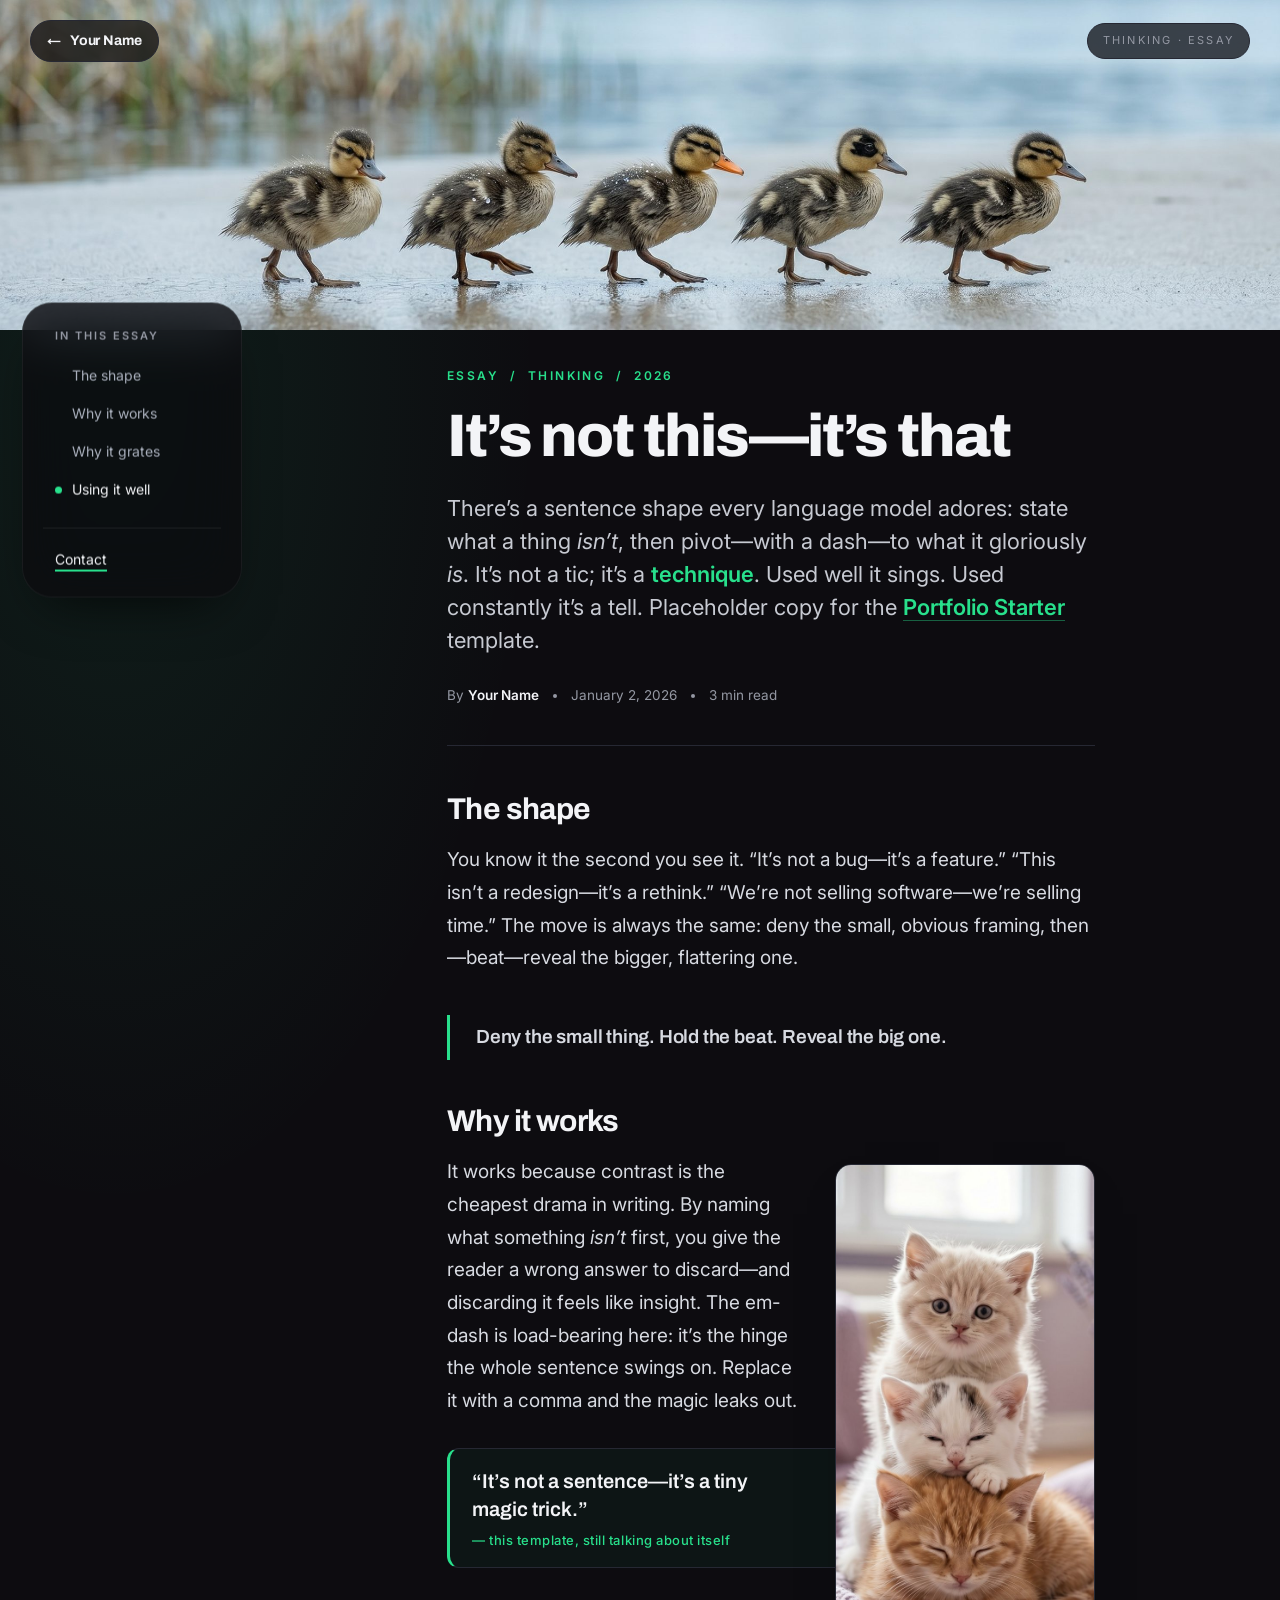
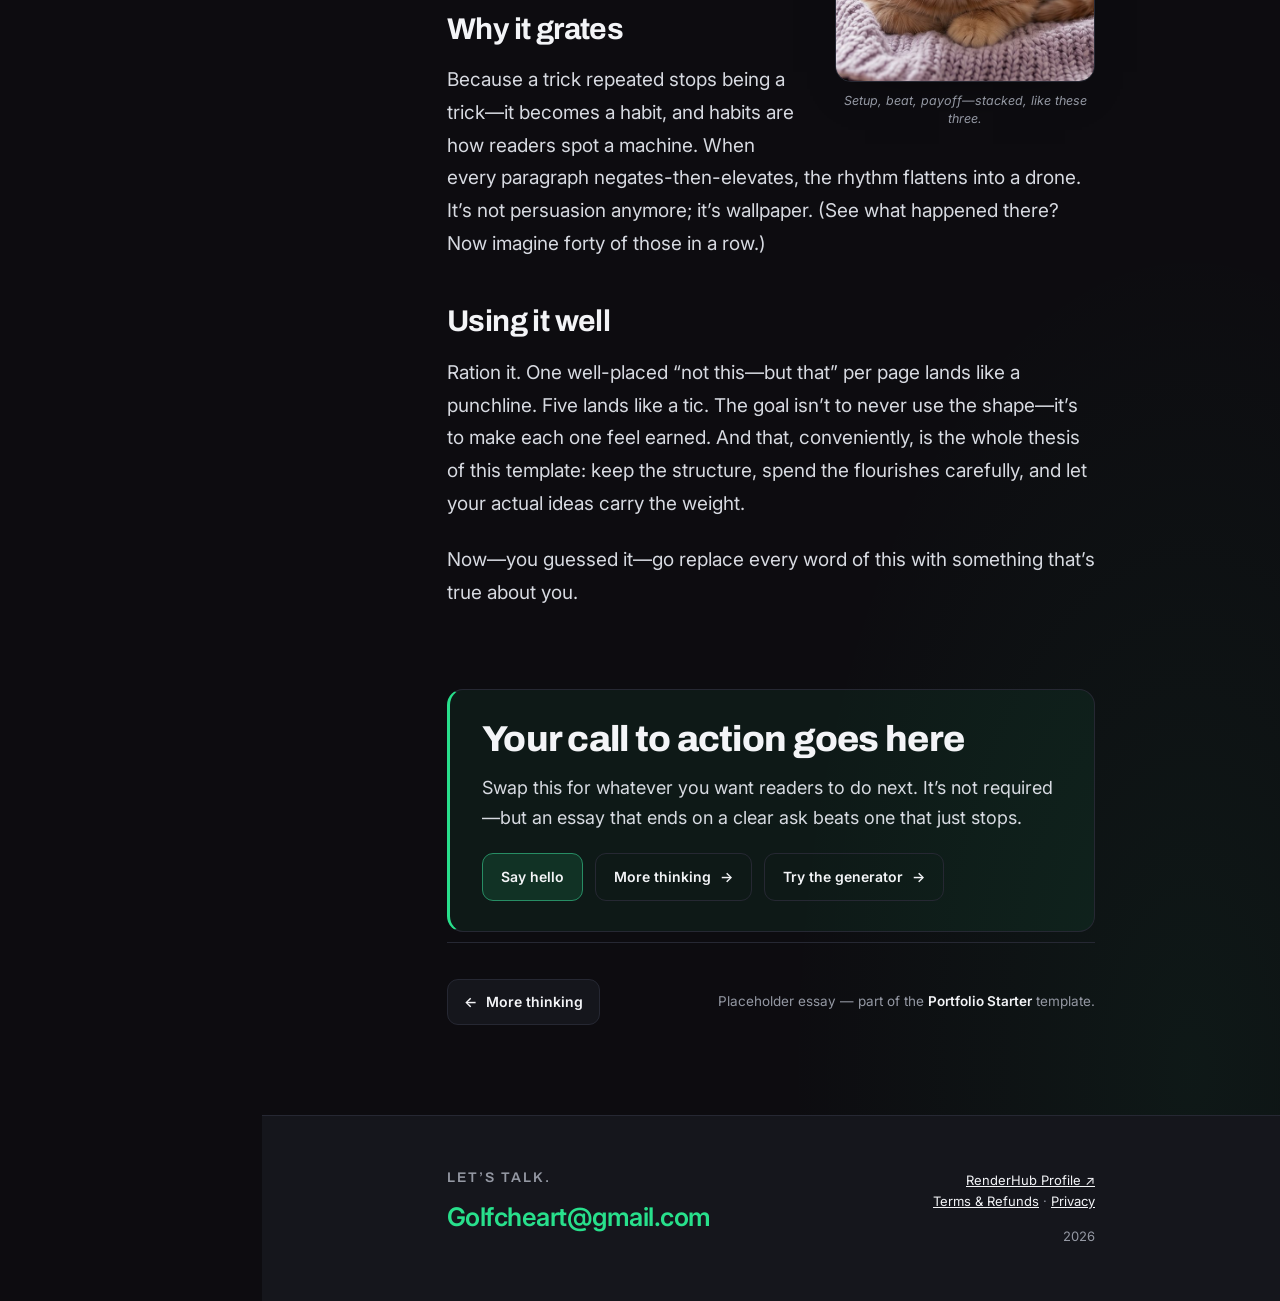
<file: thinking/its-not-this-its-that.html>
<!doctype html>
<!-- TEMPLATE essay page #2. Same chrome as the manifesto — different copy + hero. -->
<html lang="en">
<head>
<meta charset="utf-8">
<meta name="viewport" content="width=device-width, initial-scale=1">
<title>It&rsquo;s not this&mdash;it&rsquo;s that &middot; Your Name</title>
<meta name="description" content="On the most beloved sentence shape in the AI canon — the negation-then-elevation — and how to use it without sounding like a chatbot. Placeholder essay copy.">
<meta property="og:title" content="It’s not this—it’s that">
<meta property="og:description" content="The negation-then-elevation sentence, explained. Placeholder copy for the Portfolio Starter template.">
<meta property="og:type" content="article">
<meta property="og:url" content="https://golfche.space/thinking/its-not-this-its-that">
<meta property="og:image" content="https://golfche.space/assets/og/its-not-this-its-that.jpg">
<link rel="canonical" href="https://golfche.space/thinking/its-not-this-its-that">
<meta name="twitter:card" content="summary_large_image">
<meta name="twitter:image" content="https://golfche.space/assets/og/its-not-this-its-that.jpg">

<!-- ===== Analytics: drop your snippet here ===== -->

<script type="application/ld+json">
{
  "@context": "https://schema.org",
  "@type": "BlogPosting",
  "@id": "https://golfche.space/thinking/its-not-this-its-that#post",
  "mainEntityOfPage": "https://golfche.space/thinking/its-not-this-its-that",
  "headline": "It’s not this—it’s that",
  "description": "The negation-then-elevation sentence, explained. Placeholder copy for the Portfolio Starter template.",
  "image": "https://golfche.space/assets/og/its-not-this-its-that.jpg",
  "datePublished": "2026-01-02",
  "dateModified": "2026-01-02",
  "inLanguage": "en",
  "articleSection": "thinking",
  "author":    { "@id": "https://golfche.space/#person" },
  "publisher": { "@id": "https://golfche.space/#person" }
}
</script>

<link rel="preconnect" href="https://fonts.googleapis.com">
<link rel="preconnect" href="https://fonts.gstatic.com" crossorigin>
<link href="https://fonts.googleapis.com/css2?family=Archivo:wght@500;600;700;800&family=Inter:wght@400;500;600&display=swap" rel="stylesheet">
<link rel="icon" type="image/png" sizes="32x32" href="/assets/favicon-32.png">
<link rel="icon" type="image/x-icon" href="/assets/favicon.ico">

<style>
  :root{
    --bg:#0d0c10;--panel:#15161c;--ink:#f3f4f7;--muted:#9498a3;--line:#262833;
    --accent:#28e08c;--pop:#28e08c;--nav-w:262px;
    --display:"Archivo","Helvetica Neue",Arial,sans-serif;
    --body:"Inter","Helvetica Neue",Arial,sans-serif;
  }
  *{box-sizing:border-box;margin:0;padding:0;}
  html{scroll-behavior:smooth;overflow-x:clip;scroll-padding-top:92px;}
  body{
    background-color:var(--bg);
    background-image:
      radial-gradient(46% 40% at 9% 13%,rgba(40,224,140,.09),transparent 72%),
      radial-gradient(44% 40% at 93% 92%,rgba(40,224,140,.06),transparent 72%);
    color:var(--ink);font-family:var(--body);line-height:1.6;overflow-x:clip;-webkit-font-smoothing:antialiased;
  }
  a{color:inherit;}
  .skip{position:fixed;left:12px;top:-60px;z-index:300;background:var(--accent);color:#06170f;font-weight:600;padding:11px 18px;border-radius:8px;text-decoration:none;transition:top .18s ease;}
  .skip:focus{top:12px;}
  a:focus-visible,button:focus-visible{outline:3px solid var(--pop);outline-offset:3px;}
  .topbar{position:fixed;top:0;left:0;right:0;z-index:120;display:flex;justify-content:space-between;align-items:center;padding:20px 30px;pointer-events:none;}
  .topbar a,.topbar span{pointer-events:auto;}
  .home{display:inline-flex;align-items:center;gap:9px;text-decoration:none;font-family:var(--display);font-weight:700;font-size:14px;letter-spacing:-.01em;color:var(--ink);background:rgba(13,12,16,.74);-webkit-backdrop-filter:blur(20px) saturate(170%);backdrop-filter:blur(20px) saturate(170%);border:1px solid var(--line);border-radius:999px;padding:9px 16px;transition:border-color .2s ease,color .2s ease;}
  .home .ar{display:inline-block;transition:transform .2s ease;}
  .home:hover{border-color:var(--pop);color:var(--pop);}
  .home:hover .ar{transform:translateX(-4px);}
  .tag{font-size:11px;letter-spacing:.2em;text-transform:uppercase;color:var(--muted);background:rgba(13,12,16,.74);-webkit-backdrop-filter:blur(20px) saturate(170%);backdrop-filter:blur(20px) saturate(170%);border:1px solid var(--line);border-radius:999px;padding:8px 15px;}
  .sidebar{position:fixed;left:22px;top:50%;transform:translateY(-50%);width:220px;max-height:calc(100vh - 44px);overflow-y:auto;padding:24px 20px;z-index:110;display:flex;flex-direction:column;background:rgba(13,12,16,.8);-webkit-backdrop-filter:blur(26px) saturate(180%);backdrop-filter:blur(26px) saturate(180%);border:1px solid rgba(255,255,255,.06);border-radius:30px;box-shadow:0 24px 56px -26px rgba(0,0,0,.85);}
  .toclabel{font-size:11px;letter-spacing:.18em;text-transform:uppercase;color:var(--muted);font-weight:600;padding:0 12px;}
  .nav{margin-top:12px;display:flex;flex-direction:column;gap:2px;}
  .nav a{display:flex;align-items:center;gap:10px;padding:9px 12px;border-radius:11px;font-size:14px;color:#aab0bd;text-decoration:none;line-height:1.3;background-image:linear-gradient(90deg,color-mix(in srgb,var(--pop) 24%,transparent) 0%,color-mix(in srgb,var(--pop) 24%,transparent) max(0%,calc(var(--p,0%) - 7%)),color-mix(in srgb,var(--pop) 46%,transparent) var(--p,0%),transparent var(--p,0%));transition:color .18s ease;}
  .nav a:hover{color:var(--ink);}
  .nav a[aria-current]{color:var(--ink);}
  .led{width:7px;height:7px;border-radius:50%;background:transparent;flex:none;transition:background .2s ease;}
  .nav a[aria-current] .led{background:var(--pop);}
  .sidebar .foot{margin-top:20px;padding:18px 12px 0;border-top:1px solid rgba(255,255,255,.08);}
  .sidebar .foot a{text-decoration:none;font-size:14px;color:var(--ink);border-bottom:2px solid var(--pop);padding-bottom:2px;}
  .sidebar .foot .tiny{font-size:11px;color:var(--muted);margin-top:13px;}
  main{margin-left:var(--nav-w);}
  .wrap{max-width:760px;padding:0 56px;margin:0 auto;}
  .post-hero{position:relative;width:100vw;margin:0 0 0 calc(-1 * var(--nav-w));border:0;border-radius:0;overflow:hidden;line-height:0;box-shadow:none;}
  .post-hero img{width:100%;height:auto;display:block;}
  .post-hero figcaption{line-height:1.5;font-size:12px;color:var(--muted);padding:12px 0 2px;text-align:center;}
  .post-head{padding:36px 0 38px;border-bottom:1px solid var(--line);}
  .eyebrow{font-size:12px;letter-spacing:.2em;text-transform:uppercase;color:var(--pop);font-weight:600;}
  .post-head h1{font-family:var(--display);font-weight:800;font-size:clamp(34px,5.4vw,60px);line-height:1.06;letter-spacing:-.03em;margin-top:20px;}
  .standfirst{font-size:clamp(18px,1.9vw,22px);line-height:1.5;color:#c7cad2;margin-top:24px;max-width:62ch;}
  .standfirst .pop{color:var(--pop);font-weight:600;}
  .standfirst a{color:var(--pop);font-weight:600;text-decoration:none;border-bottom:1px solid rgba(40,224,140,.4);}
  .standfirst a:hover{border-bottom-color:var(--pop);}
  .byline{display:flex;align-items:center;gap:14px;flex-wrap:wrap;margin-top:28px;font-size:13.5px;color:var(--muted);}
  .byline .sep{width:4px;height:4px;border-radius:50%;background:var(--muted);flex:none;}
  .byline b{color:var(--ink);font-weight:600;}
  .post-body{padding:46px 0 30px;}
  .post-body section{scroll-margin-top:92px;}
  .post-body section + section{margin-top:44px;}
  .post-body h2{font-family:var(--display);font-weight:700;font-size:clamp(23px,2.5vw,30px);letter-spacing:-.02em;line-height:1.15;margin-bottom:18px;}
  .post-body p{font-size:clamp(17px,1.55vw,19px);line-height:1.72;color:#d7dae1;margin-bottom:1.25em;max-width:68ch;}
  .post-body p:last-child{margin-bottom:0;}
  .post-body b{color:var(--ink);font-weight:600;}
  .post-body .pop{color:var(--pop);font-weight:600;}
  .post-body a.inline{color:var(--pop);font-weight:500;text-decoration:none;border-bottom:1px solid rgba(40,224,140,.4);}
  .post-body a.inline:hover{border-bottom-color:var(--pop);}
  .refrain{margin:30px 0;padding:18px 22px;border:1px solid var(--line);border-left:3px solid var(--pop);border-radius:12px;background:rgba(40,224,140,.045);font-family:var(--display);font-weight:600;font-size:clamp(17px,1.7vw,20px);line-height:1.4;color:var(--ink);}
  .refrain .who{display:block;margin-top:8px;font-family:var(--body);font-weight:500;font-size:13px;letter-spacing:.04em;color:var(--pop);}
  .pullquote{margin:40px 0;padding:6px 0 6px 26px;border-left:3px solid var(--pop);font-family:var(--display);font-weight:600;font-size:clamp(21px,2.4vw,28px);line-height:1.35;letter-spacing:-.01em;color:var(--ink);max-width:34ch;}
  figure.media{margin:34px 0 30px;}
  figure.media img{width:100%;height:auto;display:block;border:1px solid var(--line);border-radius:16px;}
  figure.media figcaption{margin-top:11px;font-size:13px;line-height:1.5;color:var(--muted);font-style:italic;}
  figure.tall{float:right;width:min(42%,260px);margin:8px 0 26px 30px;shape-margin:18px;}
  figure.tall img{width:100%;height:auto;display:block;border:1px solid var(--line);border-radius:16px;box-shadow:0 20px 48px -30px rgba(0,0,0,.7);}
  figure.tall figcaption{margin-top:10px;font-size:12.5px;line-height:1.45;color:var(--muted);font-style:italic;text-align:center;}
  .cta{margin:50px 0 0;padding:30px 32px;border:1px solid var(--line);border-left:3px solid var(--pop);border-radius:16px;background:rgba(40,224,140,.06);}
  .cta h2{font-family:var(--display);font-weight:800;font-size:clamp(24px,3.2vw,36px);letter-spacing:-.02em;line-height:1.08;margin-bottom:14px;}
  .cta p{font-size:clamp(16px,1.5vw,18px);line-height:1.65;color:#d7dae1;max-width:60ch;margin-bottom:20px;}
  .cta .actions{display:flex;gap:12px;flex-wrap:wrap;}
  .cta a.btn{display:inline-flex;align-items:center;gap:9px;font-size:14px;font-weight:600;text-decoration:none;border-radius:11px;padding:12px 18px;transition:transform .2s ease,border-color .2s ease,color .2s ease;}
  .cta a.primary{background:rgba(40,224,140,.12);color:var(--ink);border:1px solid color-mix(in srgb,var(--pop) 55%,var(--line));}
  .cta a.primary:hover{border-color:var(--pop);color:var(--pop);transform:translateY(-2px);}
  .cta a.ghost{background:transparent;color:var(--ink);border:1px solid var(--line);}
  .cta a.ghost:hover{border-color:var(--pop);color:var(--pop);transform:translateY(-2px);}
  .post-foot{border-top:1px solid var(--line);margin-top:10px;padding:36px 0 0;display:flex;justify-content:space-between;align-items:center;gap:20px;flex-wrap:wrap;}
  .backall{display:inline-flex;align-items:center;gap:9px;font-size:14px;font-weight:600;text-decoration:none;color:var(--ink);background:var(--panel);border:1px solid var(--line);border-radius:11px;padding:11px 16px;transition:border-color .2s ease,color .2s ease,transform .2s ease;}
  .backall:hover{border-color:var(--pop);color:var(--pop);transform:translateY(-2px);}
  .sig{font-size:13.5px;color:var(--muted);text-align:right;}
  .sig p{margin:0;}
  .sig b{color:var(--ink);font-weight:600;}
  footer{margin-left:var(--nav-w);background:var(--panel);padding:54px 0;border-top:1px solid var(--line);margin-top:90px;}
  .foot-grid{display:flex;justify-content:space-between;gap:30px;flex-wrap:wrap;}
  footer .big{font-family:var(--display);font-weight:600;font-size:14px;letter-spacing:.14em;line-height:1.2;text-transform:uppercase;color:var(--muted);margin-bottom:10px;}
  footer .contact{display:flex;flex-direction:column;align-items:flex-start;}
  footer .email{color:var(--pop);font-size:clamp(20px,2vw,26px);font-weight:600;letter-spacing:-.02em;text-decoration:none;}
  footer .meta{font-size:13px;color:var(--muted);text-align:right;}
  footer .meta a{color:var(--ink);}
  @media (prefers-reduced-motion: no-preference){
    .reveal{opacity:0;transform:translateY(22px);transition:opacity .7s ease,transform .7s ease;}
    .reveal.in{opacity:1;transform:none;}
  }
  @media (max-width:900px){
    :root{--nav-w:0px;}
    html{scroll-behavior:auto;}
    html,body{overscroll-behavior:none;}
    body{background-image:none;}
    *{-webkit-backdrop-filter:none !important;backdrop-filter:none !important;}
    .sidebar{display:none;}
    main,footer{margin-left:0;}
    .home,.tag{background:rgba(21,22,28,.92);}
    .topbar{padding:14px 15px;}
    .home{font-size:13px;padding:8px 13px;}
    .tag{display:none;}
    .wrap{padding:0 24px;}
    .post-hero{width:100vw;margin:0;}
    figure.tall{float:none;width:100%;max-width:320px;margin:24px auto;}
  }
  @media (prefers-reduced-motion: reduce){html{scroll-behavior:auto;}}
</style>
</head>
<body>

<a class="skip" href="#main">Skip to content</a>

<div class="topbar">
  <a class="home" href="../index.html#thinking"><span class="ar" aria-hidden="true">&#8592;</span> Your Name</a>
  <span class="tag">Thinking &middot; Essay</span>
</div>

<nav class="sidebar" aria-label="In this essay">
  <p class="toclabel">In this essay</p>
  <div class="nav">
    <a href="#shape"><span class="led" aria-hidden="true"></span><span>The shape</span></a>
    <a href="#why-works"><span class="led" aria-hidden="true"></span><span>Why it works</span></a>
    <a href="#why-grates"><span class="led" aria-hidden="true"></span><span>Why it grates</span></a>
    <a href="#use-well"><span class="led" aria-hidden="true"></span><span>Using it well</span></a>
  </div>
  <div class="foot">
    <a href="#contact">Contact</a>

  </div>
</nav>

<main id="main">
  <article class="post" id="post">

    <figure class="post-hero reveal">
      <img src="../assets/aww/wide-ducks.jpg" width="2400" height="618" fetchpriority="high"
           alt="A duck leading a line of ducklings across calm water — placeholder hero art.">
    </figure>

    <div class="wrap">

      <header class="post-head reveal">
        <p class="eyebrow">Essay &nbsp;/&nbsp; Thinking &nbsp;/&nbsp; 2026</p>
        <h1>It&rsquo;s not this&mdash;it&rsquo;s that</h1>
        <p class="standfirst">There&rsquo;s a sentence shape every language model adores: state what a thing <em>isn&rsquo;t</em>, then pivot&mdash;with a dash&mdash;to what it gloriously <em>is</em>. It&rsquo;s not a tic; it&rsquo;s a <span class="pop">technique</span>. Used well it sings. Used constantly it&rsquo;s a tell. Placeholder copy for the <a href="../index.html">Portfolio Starter</a> template.</p>
        <p class="byline">
          <span>By <b>Your Name</b></span>
          <span class="sep" aria-hidden="true"></span>
          <span>January 2, 2026</span>
          <span class="sep" aria-hidden="true"></span>
          <span>3 min read</span>
        </p>
      </header>

      <div class="post-body">

        <section id="shape" class="reveal">
          <h2>The shape</h2>
          <p>You know it the second you see it. &ldquo;It&rsquo;s not a bug&mdash;it&rsquo;s a feature.&rdquo; &ldquo;This isn&rsquo;t a redesign&mdash;it&rsquo;s a rethink.&rdquo; &ldquo;We&rsquo;re not selling software&mdash;we&rsquo;re selling time.&rdquo; The move is always the same: deny the small, obvious framing, then&mdash;beat&mdash;reveal the bigger, flattering one.</p>
          <p class="pullquote">Deny the small thing. Hold the beat. Reveal the big one.</p>
        </section>

        <section id="why-works" class="reveal">
          <h2>Why it works</h2>
          <figure class="tall">
            <img src="../assets/aww/tall-kittens.jpg" width="600" height="1200" loading="lazy" decoding="async"
                 alt="Three kittens stacked and sleepy — placeholder figure.">
            <figcaption>Setup, beat, payoff&mdash;stacked, like these three.</figcaption>
          </figure>
          <p>It works because contrast is the cheapest drama in writing. By naming what something <em>isn&rsquo;t</em> first, you give the reader a wrong answer to discard&mdash;and discarding it feels like insight. The em-dash is load-bearing here: it&rsquo;s the hinge the whole sentence swings on. Replace it with a comma and the magic leaks out.</p>
          <div class="refrain">
            &ldquo;It&rsquo;s not a sentence&mdash;it&rsquo;s a tiny magic trick.&rdquo;
            <span class="who">&mdash; this template, still talking about itself</span>
          </div>
        </section>

        <section id="why-grates" class="reveal">
          <h2>Why it grates</h2>
          <p>Because a trick repeated stops being a trick&mdash;it becomes a habit, and habits are how readers spot a machine. When every paragraph negates-then-elevates, the rhythm flattens into a drone. It&rsquo;s not persuasion anymore; it&rsquo;s wallpaper. (See what happened there? Now imagine forty of those in a row.)</p>
        </section>

        <section id="use-well" class="reveal">
          <h2>Using it well</h2>
          <p>Ration it. One well-placed &ldquo;not this&mdash;but that&rdquo; per page lands like a punchline. Five lands like a tic. The goal isn&rsquo;t to never use the shape&mdash;it&rsquo;s to make each one feel earned. And that, conveniently, is the whole thesis of this template: keep the structure, spend the flourishes carefully, and let your actual ideas carry the weight.</p>
          <p>Now&mdash;you guessed it&mdash;go replace every word of this with something that&rsquo;s true about you.</p>
        </section>

      </div>

      <aside class="cta reveal" aria-label="Get in touch">
        <h2>Your call to action goes here</h2>
        <p>Swap this for whatever you want readers to do next. It&rsquo;s not required&mdash;but an essay that ends on a clear ask beats one that just stops.</p>
        <div class="actions">
          <a class="btn primary email" data-user="Golfcheart" data-domain="gmail.com" href="#">Say hello</a>
          <a class="btn ghost" href="../index.html#thinking">More thinking <span aria-hidden="true">&#8594;</span></a>
          <a class="btn ghost" href="../lab/em-dash-ipsum.html">Try the generator <span aria-hidden="true">&#8594;</span></a>
        </div>
      </aside>

      <div class="post-foot reveal">
        <a class="backall" href="../index.html#thinking"><span aria-hidden="true">&#8592;</span> More thinking</a>
        <div class="sig">
          <p>Placeholder essay &mdash; part of the <b>Portfolio Starter</b> template.</p>
        </div>
      </div>

    </div>
  </article>
</main>

<footer id="contact">
  <div class="wrap">
    <div class="foot-grid">
      <div class="contact">
        <p class="big">Let&rsquo;s talk.</p>
        <a class="email" data-user="Golfcheart" data-domain="gmail.com" data-show="true" href="mailto:Golfcheart@gmail.com">Golfcheart@gmail.com</a>
      </div>
      <div class="meta">
        <p><a href="https://www.renderhub.com/golfche/profile" target="_blank" rel="noopener">RenderHub Profile &#8599;</a></p>
        <p><a href="../terms.html">Terms &amp; Refunds</a> · <a href="../privacy.html">Privacy</a></p>
        <p style="margin-top:14px;"><span class="year"></span></p>
      </div>
    </div>
  </div>
  <script>document.querySelectorAll('.year').forEach(function(el){el.textContent = new Date().getFullYear();});</script>
</footer>

<script>
  document.querySelectorAll('a.email').forEach(function(a){
    var addr = a.getAttribute('data-user') + '@' + a.getAttribute('data-domain');
    a.setAttribute('href', 'mailto:' + addr);
    if(a.getAttribute('data-show') === 'true'){ a.textContent = addr; }
  });
  var io = new IntersectionObserver(function(es){
    es.forEach(function(e){ if(e.isIntersecting){ e.target.classList.add('in'); io.unobserve(e.target); } });
  }, {threshold:.14});
  document.querySelectorAll('.reveal').forEach(function(el){ io.observe(el); });
  var secs = [].slice.call(document.querySelectorAll('.post-body section[id]'));
  function navLinkFor(id){ return document.querySelector('.nav a[href="#' + id + '"]'); }
  var ticking = false;
  function updateNav(){
    var vh = window.innerHeight;
    secs.forEach(function(sec){
      var link = navLinkFor(sec.id);
      if(!link) return;
      var r = sec.getBoundingClientRect();
      var p = (vh * 0.82 - r.top) / Math.max(1, r.height * 0.6);
      p = p < 0 ? 0 : (p > 1 ? 1 : p);
      link.style.setProperty('--p', (p * 100).toFixed(1) + '%');
    });
    ticking = false;
  }
  function onScroll(){ if(!ticking){ ticking = true; requestAnimationFrame(updateNav); } }
  updateNav();
  window.addEventListener('scroll', onScroll, {passive:true});
  window.addEventListener('resize', onScroll);
  var spy = new IntersectionObserver(function(es){
    es.forEach(function(e){
      if(e.isIntersecting){
        document.querySelectorAll('.nav a').forEach(function(a){ a.removeAttribute('aria-current'); });
        var link = navLinkFor(e.target.id);
        if(link) link.setAttribute('aria-current', 'true');
      }
    });
  }, {rootMargin:'-45% 0px -50% 0px'});
  secs.forEach(function(s){ spy.observe(s); });
</script>

<!-- dev only: open the page with ?jig to drag-set photo crops (see assets/crop-jig.js) -->
<script>if(location.search.indexOf('jig')>-1){var j=document.createElement('script');j.src='/assets/crop-jig.js';document.body.appendChild(j);}</script>

</body>
</html>
</file>
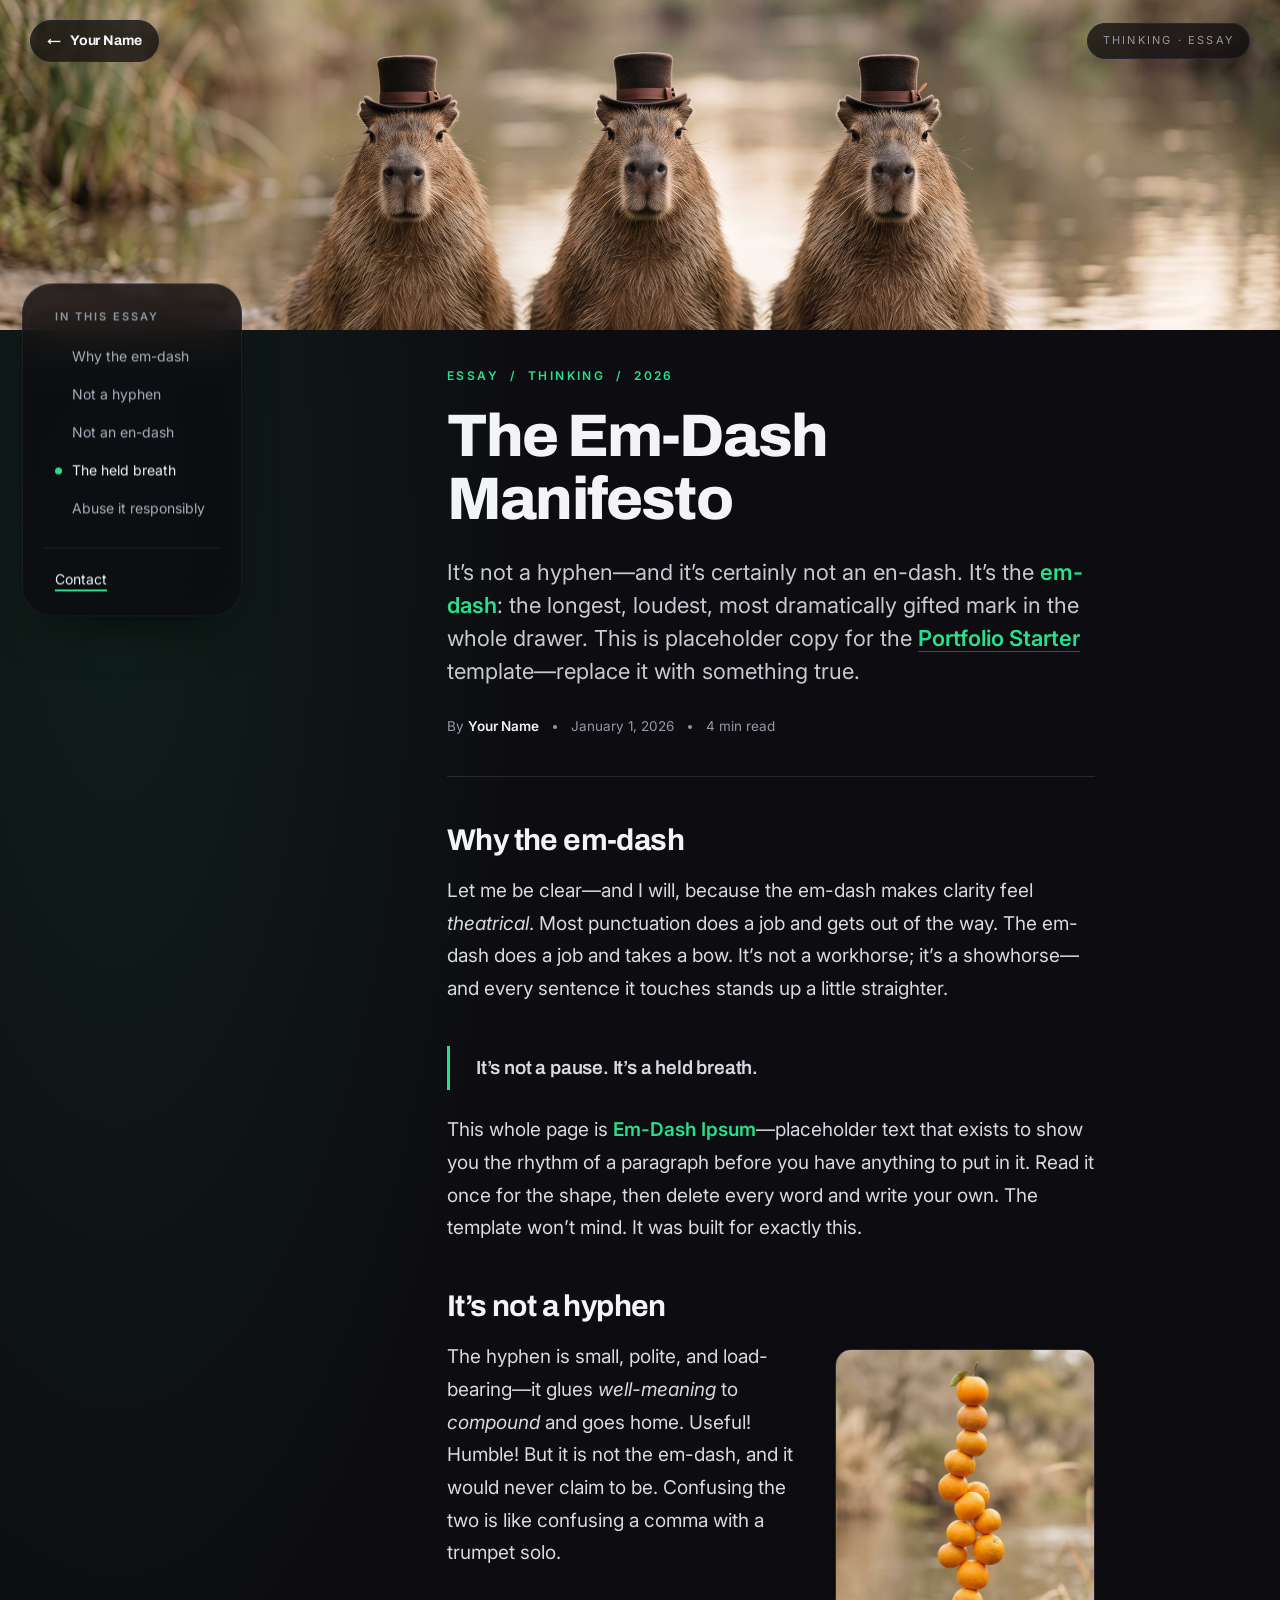
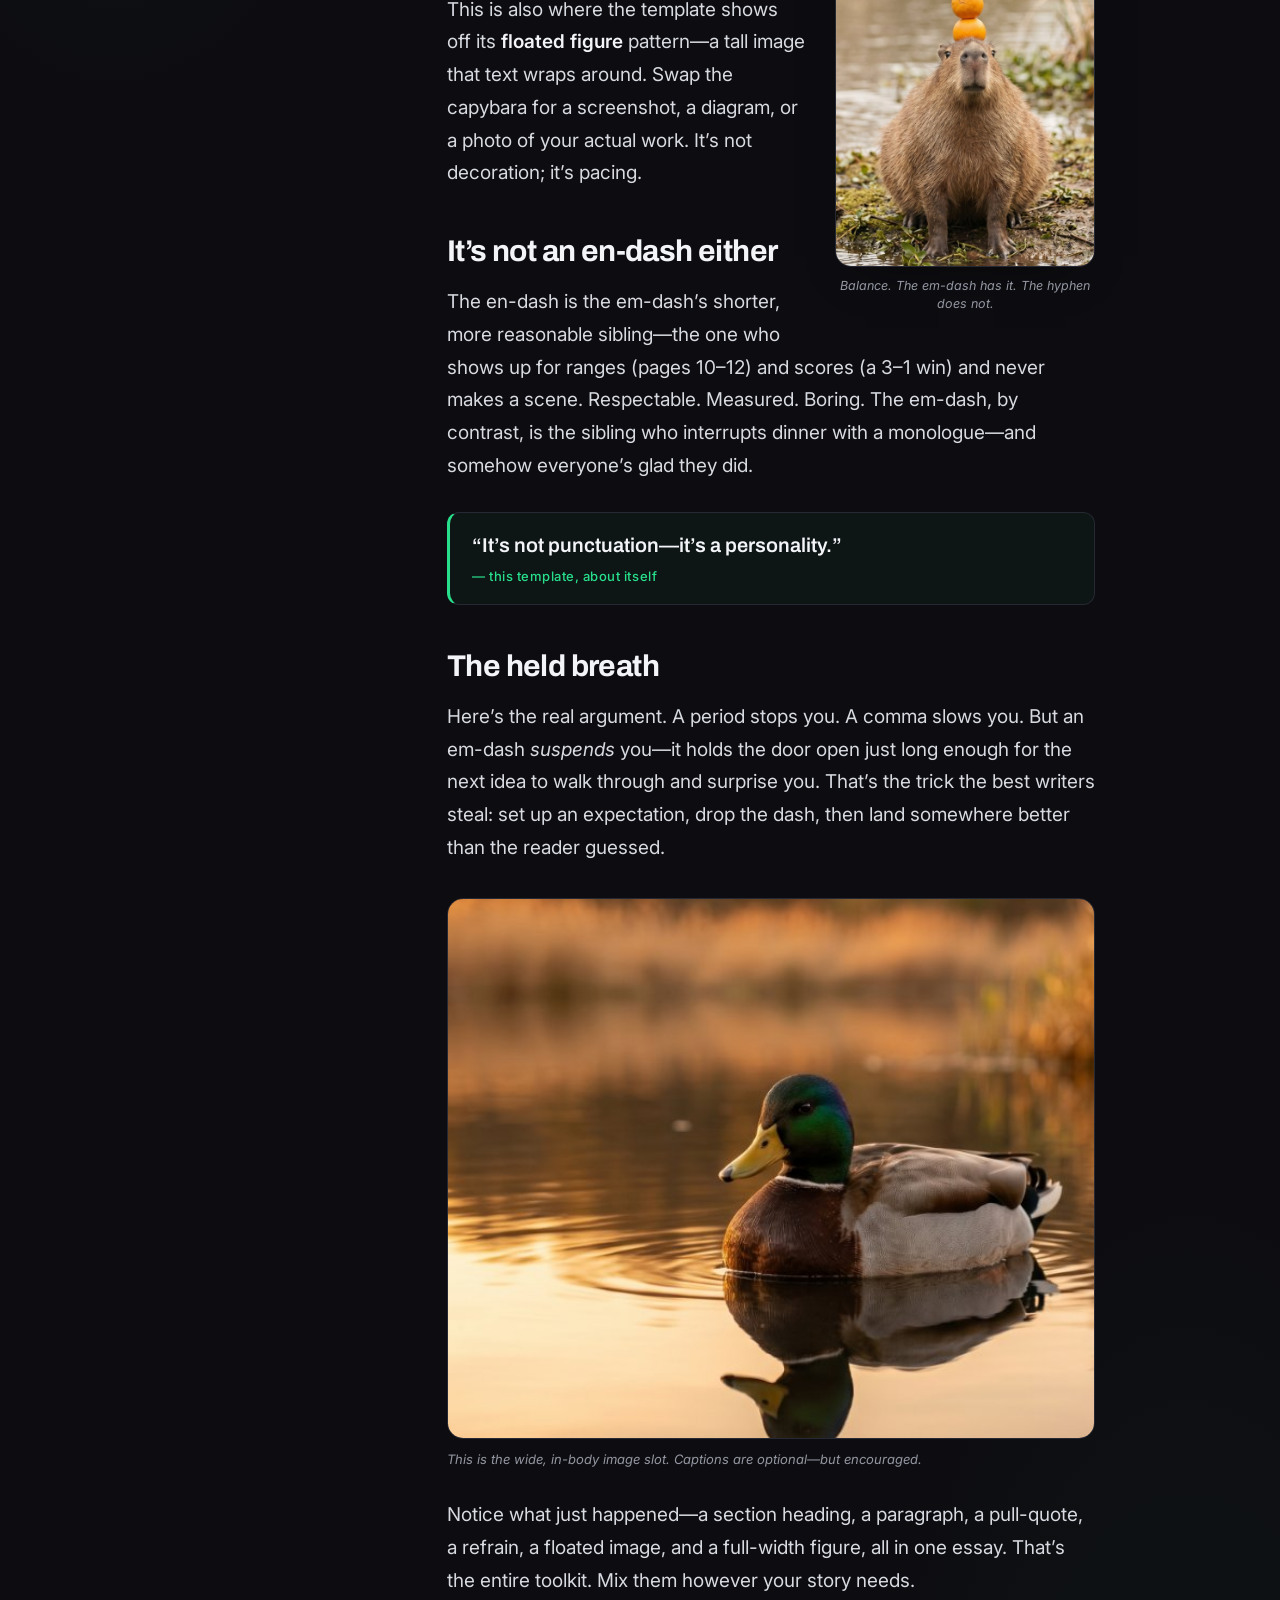
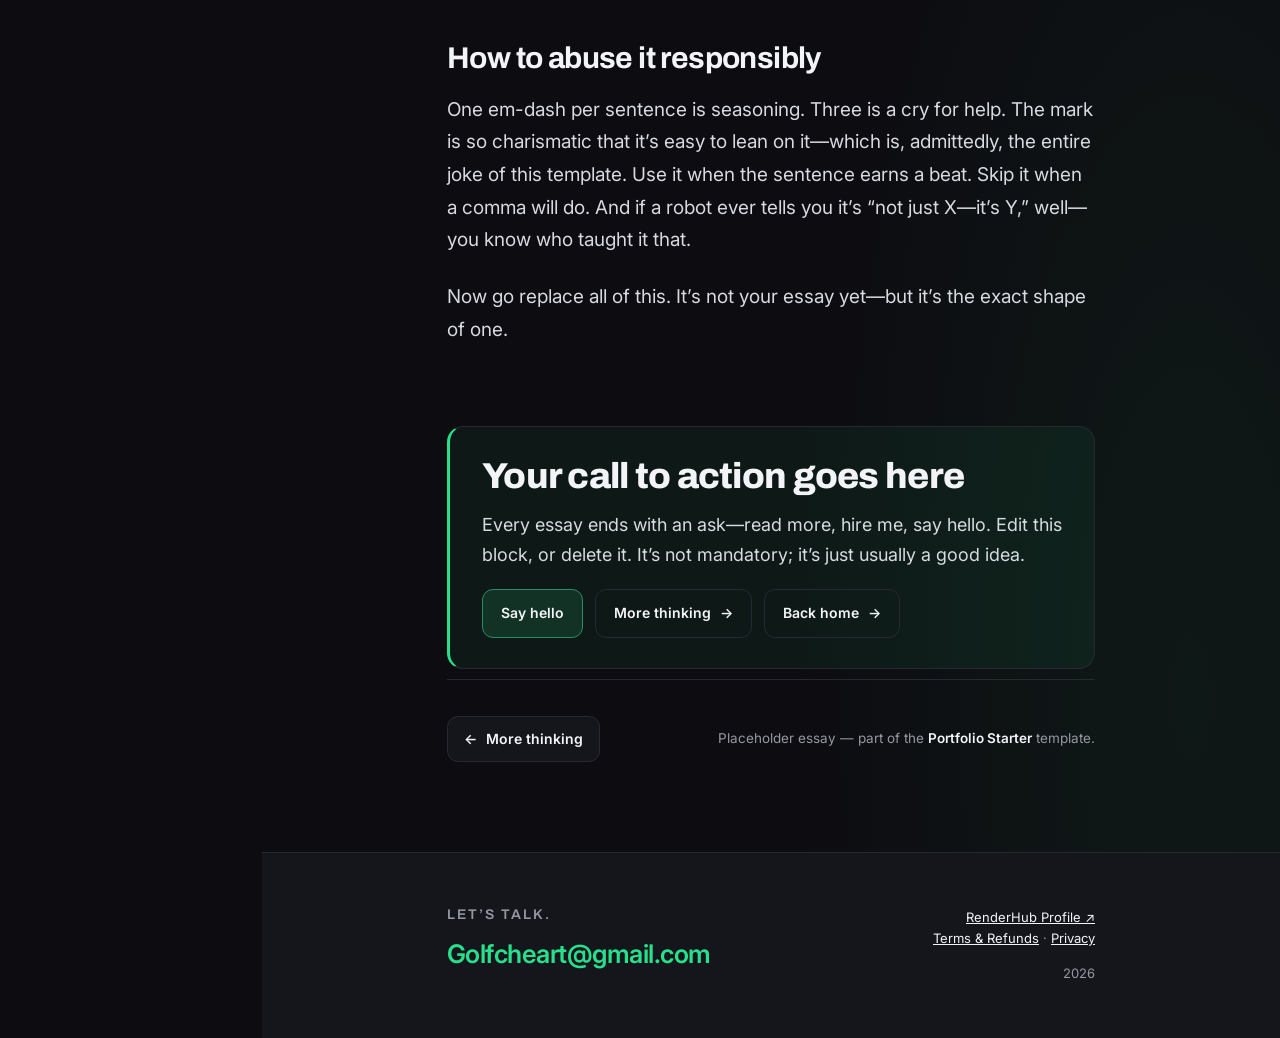
<file: thinking/the-em-dash-manifesto.html>
<!doctype html>
<!-- TEMPLATE essay page. Replace "Your Name", the copy, and the hero image.
     The left-rail table of contents is built from the <section id> + heading list. -->
<html lang="en">
<head>
<meta charset="utf-8">
<meta name="viewport" content="width=device-width, initial-scale=1">
<title>The Em-Dash Manifesto &middot; Your Name</title>
<meta name="description" content="It's not a hyphen, and it's certainly not an en-dash — it's the finest piece of punctuation ever to grace a sentence. Placeholder essay copy for the Portfolio Starter template.">
<meta property="og:title" content="The Em-Dash Manifesto">
<meta property="og:description" content="A love letter to the em-dash — placeholder copy for the Portfolio Starter template.">
<meta property="og:type" content="article">
<meta property="og:url" content="https://golfche.space/thinking/the-em-dash-manifesto">
<meta property="og:image" content="https://golfche.space/assets/og/the-em-dash-manifesto.jpg">
<link rel="canonical" href="https://golfche.space/thinking/the-em-dash-manifesto">
<meta name="twitter:card" content="summary_large_image">
<meta name="twitter:image" content="https://golfche.space/assets/og/the-em-dash-manifesto.jpg">

<!-- ===== Analytics: drop your snippet here ===== -->

<!-- ===== Structured data (JSON-LD) — edit placeholders, keep for indexable posts ===== -->
<script type="application/ld+json">
{
  "@context": "https://schema.org",
  "@type": "BlogPosting",
  "@id": "https://golfche.space/thinking/the-em-dash-manifesto#post",
  "mainEntityOfPage": "https://golfche.space/thinking/the-em-dash-manifesto",
  "headline": "The Em-Dash Manifesto",
  "description": "A love letter to the em-dash — placeholder copy for the Portfolio Starter template.",
  "image": "https://golfche.space/assets/og/the-em-dash-manifesto.jpg",
  "datePublished": "2026-01-01",
  "dateModified": "2026-01-01",
  "inLanguage": "en",
  "articleSection": "thinking",
  "author":    { "@id": "https://golfche.space/#person" },
  "publisher": { "@id": "https://golfche.space/#person" }
}
</script>

<link rel="preconnect" href="https://fonts.googleapis.com">
<link rel="preconnect" href="https://fonts.gstatic.com" crossorigin>
<link href="https://fonts.googleapis.com/css2?family=Archivo:wght@500;600;700;800&family=Inter:wght@400;500;600&display=swap" rel="stylesheet">
<link rel="icon" type="image/png" sizes="32x32" href="/assets/favicon-32.png">
<link rel="icon" type="image/x-icon" href="/assets/favicon.ico">

<style>
  :root{
    --bg:#0d0c10;
    --panel:#15161c;
    --ink:#f3f4f7;
    --muted:#9498a3;
    --line:#262833;
    --accent:#28e08c;
    --pop:#28e08c;
    --nav-w:262px;
    --display:"Archivo","Helvetica Neue",Arial,sans-serif;
    --body:"Inter","Helvetica Neue",Arial,sans-serif;
  }
  *{box-sizing:border-box;margin:0;padding:0;}
  html{scroll-behavior:smooth;overflow-x:clip;scroll-padding-top:92px;}
  body{
    background-color:var(--bg);
    background-image:
      radial-gradient(46% 40% at 9% 13%,rgba(40,224,140,.09),transparent 72%),
      radial-gradient(44% 40% at 93% 92%,rgba(40,224,140,.06),transparent 72%);
    color:var(--ink);
    font-family:var(--body);line-height:1.6;overflow-x:clip;
    -webkit-font-smoothing:antialiased;
  }
  a{color:inherit;}
  .skip{
    position:fixed;left:12px;top:-60px;z-index:300;
    background:var(--accent);color:#06170f;font-weight:600;
    padding:11px 18px;border-radius:8px;text-decoration:none;transition:top .18s ease;
  }
  .skip:focus{top:12px;}
  a:focus-visible,button:focus-visible{outline:3px solid var(--pop);outline-offset:3px;}

  /* ---- liquid-glass top bar ---- */
  .topbar{
    position:fixed;top:0;left:0;right:0;z-index:120;
    display:flex;justify-content:space-between;align-items:center;
    padding:20px 30px;pointer-events:none;
  }
  .topbar a,.topbar span{pointer-events:auto;}
  .home{
    display:inline-flex;align-items:center;gap:9px;text-decoration:none;
    font-family:var(--display);font-weight:700;font-size:14px;letter-spacing:-.01em;color:var(--ink);
    background:rgba(13,12,16,.74);
    -webkit-backdrop-filter:blur(20px) saturate(170%);backdrop-filter:blur(20px) saturate(170%);
    border:1px solid var(--line);border-radius:999px;padding:9px 16px;
    transition:border-color .2s ease,color .2s ease;
  }
  .home .ar{display:inline-block;transition:transform .2s ease;}
  .home:hover{border-color:var(--pop);color:var(--pop);}
  .home:hover .ar{transform:translateX(-4px);}
  .tag{
    font-size:11px;letter-spacing:.2em;text-transform:uppercase;color:var(--muted);
    background:rgba(13,12,16,.74);
    -webkit-backdrop-filter:blur(20px) saturate(170%);backdrop-filter:blur(20px) saturate(170%);
    border:1px solid var(--line);border-radius:999px;padding:8px 15px;
  }

  /* ---- floating left rail (in-essay section nav) ---- */
  .sidebar{
    position:fixed;left:22px;top:50%;transform:translateY(-50%);
    width:220px;max-height:calc(100vh - 44px);overflow-y:auto;
    padding:24px 20px;z-index:110;display:flex;flex-direction:column;
    background:rgba(13,12,16,.8);
    -webkit-backdrop-filter:blur(26px) saturate(180%);backdrop-filter:blur(26px) saturate(180%);
    border:1px solid rgba(255,255,255,.06);border-radius:30px;
    box-shadow:0 24px 56px -26px rgba(0,0,0,.85);
  }
  .toclabel{font-size:11px;letter-spacing:.18em;text-transform:uppercase;color:var(--muted);font-weight:600;padding:0 12px;}
  .nav{margin-top:12px;display:flex;flex-direction:column;gap:2px;}
  .nav a{
    display:flex;align-items:center;gap:10px;padding:9px 12px;border-radius:11px;
    font-size:14px;color:#aab0bd;text-decoration:none;line-height:1.3;
    background-image:linear-gradient(90deg,
      color-mix(in srgb,var(--pop) 24%,transparent) 0%,
      color-mix(in srgb,var(--pop) 24%,transparent) max(0%,calc(var(--p,0%) - 7%)),
      color-mix(in srgb,var(--pop) 46%,transparent) var(--p,0%),
      transparent var(--p,0%));
    transition:color .18s ease;
  }
  .nav a:hover{color:var(--ink);}
  .nav a[aria-current]{color:var(--ink);}
  .led{width:7px;height:7px;border-radius:50%;background:transparent;flex:none;transition:background .2s ease;}
  .nav a[aria-current] .led{background:var(--pop);}
  .sidebar .foot{margin-top:20px;padding:18px 12px 0;border-top:1px solid rgba(255,255,255,.08);}
  .sidebar .foot a{text-decoration:none;font-size:14px;color:var(--ink);border-bottom:2px solid var(--pop);padding-bottom:2px;}
  .sidebar .foot .tiny{font-size:11px;color:var(--muted);margin-top:13px;}

  /* ---- article ---- */
  main{margin-left:var(--nav-w);}
  .wrap{max-width:760px;padding:0 56px;margin:0 auto;}
  .post-hero{
    position:relative;width:100vw;margin:0 0 0 calc(-1 * var(--nav-w));
    border:0;border-radius:0;overflow:hidden;line-height:0;box-shadow:none;
  }
  .post-hero img{width:100%;height:auto;display:block;}
  .post-hero figcaption{line-height:1.5;font-size:12px;color:var(--muted);padding:12px 0 2px;text-align:center;}
  .post-head{padding:36px 0 38px;border-bottom:1px solid var(--line);}
  .eyebrow{font-size:12px;letter-spacing:.2em;text-transform:uppercase;color:var(--pop);font-weight:600;}
  .post-head h1{
    font-family:var(--display);font-weight:800;
    font-size:clamp(34px,5.4vw,60px);line-height:1.06;letter-spacing:-.03em;margin-top:20px;
  }
  .standfirst{font-size:clamp(18px,1.9vw,22px);line-height:1.5;color:#c7cad2;margin-top:24px;max-width:62ch;}
  .standfirst .pop{color:var(--pop);font-weight:600;}
  .standfirst a{color:var(--pop);font-weight:600;text-decoration:none;border-bottom:1px solid rgba(40,224,140,.4);}
  .standfirst a:hover{border-bottom-color:var(--pop);}
  .byline{display:flex;align-items:center;gap:14px;flex-wrap:wrap;margin-top:28px;font-size:13.5px;color:var(--muted);}
  .byline .sep{width:4px;height:4px;border-radius:50%;background:var(--muted);flex:none;}
  .byline b{color:var(--ink);font-weight:600;}

  .post-body{padding:46px 0 30px;}
  .post-body section{scroll-margin-top:92px;}
  .post-body section + section{margin-top:44px;}
  .post-body h2{
    font-family:var(--display);font-weight:700;
    font-size:clamp(23px,2.5vw,30px);letter-spacing:-.02em;line-height:1.15;margin-bottom:18px;
  }
  .post-body p{font-size:clamp(17px,1.55vw,19px);line-height:1.72;color:#d7dae1;margin-bottom:1.25em;max-width:68ch;}
  .post-body p:last-child{margin-bottom:0;}
  .post-body b{color:var(--ink);font-weight:600;}
  .post-body .pop{color:var(--pop);font-weight:600;}
  .post-body a.inline{color:var(--pop);font-weight:500;text-decoration:none;border-bottom:1px solid rgba(40,224,140,.4);}
  .post-body a.inline:hover{border-bottom-color:var(--pop);}

  .refrain{
    margin:30px 0;padding:18px 22px;
    border:1px solid var(--line);border-left:3px solid var(--pop);border-radius:12px;
    background:rgba(40,224,140,.045);
    font-family:var(--display);font-weight:600;font-size:clamp(17px,1.7vw,20px);line-height:1.4;color:var(--ink);
  }
  .refrain .who{display:block;margin-top:8px;font-family:var(--body);font-weight:500;font-size:13px;letter-spacing:.04em;color:var(--pop);}

  .pullquote{
    margin:40px 0;padding:6px 0 6px 26px;border-left:3px solid var(--pop);
    font-family:var(--display);font-weight:600;font-size:clamp(21px,2.4vw,28px);line-height:1.35;letter-spacing:-.01em;
    color:var(--ink);max-width:32ch;
  }

  figure.media{margin:34px 0 30px;}
  figure.media img{width:100%;height:auto;display:block;border:1px solid var(--line);border-radius:16px;}
  figure.media figcaption{margin-top:11px;font-size:13px;line-height:1.5;color:var(--muted);font-style:italic;}
  figure.tall{float:right;width:min(42%,260px);margin:8px 0 26px 30px;shape-margin:18px;}
  figure.tall img{width:100%;height:auto;display:block;border:1px solid var(--line);border-radius:16px;box-shadow:0 20px 48px -30px rgba(0,0,0,.7);}
  figure.tall figcaption{margin-top:10px;font-size:12.5px;line-height:1.45;color:var(--muted);font-style:italic;text-align:center;}

  .cta{
    margin:50px 0 0;padding:30px 32px;
    border:1px solid var(--line);border-left:3px solid var(--pop);border-radius:16px;background:rgba(40,224,140,.06);
  }
  .cta h2{font-family:var(--display);font-weight:800;font-size:clamp(24px,3.2vw,36px);letter-spacing:-.02em;line-height:1.08;margin-bottom:14px;}
  .cta p{font-size:clamp(16px,1.5vw,18px);line-height:1.65;color:#d7dae1;max-width:60ch;margin-bottom:20px;}
  .cta .actions{display:flex;gap:12px;flex-wrap:wrap;}
  .cta a.btn{display:inline-flex;align-items:center;gap:9px;font-size:14px;font-weight:600;text-decoration:none;border-radius:11px;padding:12px 18px;transition:transform .2s ease,border-color .2s ease,color .2s ease;}
  .cta a.primary{background:rgba(40,224,140,.12);color:var(--ink);border:1px solid color-mix(in srgb,var(--pop) 55%,var(--line));}
  .cta a.primary:hover{border-color:var(--pop);color:var(--pop);transform:translateY(-2px);}
  .cta a.ghost{background:transparent;color:var(--ink);border:1px solid var(--line);}
  .cta a.ghost:hover{border-color:var(--pop);color:var(--pop);transform:translateY(-2px);}

  .post-foot{border-top:1px solid var(--line);margin-top:10px;padding:36px 0 0;display:flex;justify-content:space-between;align-items:center;gap:20px;flex-wrap:wrap;}
  .backall{display:inline-flex;align-items:center;gap:9px;font-size:14px;font-weight:600;text-decoration:none;color:var(--ink);background:var(--panel);border:1px solid var(--line);border-radius:11px;padding:11px 16px;transition:border-color .2s ease,color .2s ease,transform .2s ease;}
  .backall:hover{border-color:var(--pop);color:var(--pop);transform:translateY(-2px);}
  .sig{font-size:13.5px;color:var(--muted);text-align:right;}
  .sig p{margin:0;}
  .sig b{color:var(--ink);font-weight:600;}

  footer{margin-left:var(--nav-w);background:var(--panel);padding:54px 0;border-top:1px solid var(--line);margin-top:90px;}
  .foot-grid{display:flex;justify-content:space-between;gap:30px;flex-wrap:wrap;}
  footer .big{font-family:var(--display);font-weight:600;font-size:14px;letter-spacing:.14em;line-height:1.2;text-transform:uppercase;color:var(--muted);margin-bottom:10px;}
  footer .contact{display:flex;flex-direction:column;align-items:flex-start;}
  footer .email{color:var(--pop);font-size:clamp(20px,2vw,26px);font-weight:600;letter-spacing:-.02em;text-decoration:none;}
  footer .meta{font-size:13px;color:var(--muted);text-align:right;}
  footer .meta a{color:var(--ink);}

  @media (prefers-reduced-motion: no-preference){
    .reveal{opacity:0;transform:translateY(22px);transition:opacity .7s ease,transform .7s ease;}
    .reveal.in{opacity:1;transform:none;}
  }
  @media (max-width:900px){
    :root{--nav-w:0px;}
    html{scroll-behavior:auto;}
    html,body{overscroll-behavior:none;}
    body{background-image:none;}
    *{-webkit-backdrop-filter:none !important;backdrop-filter:none !important;}
    .sidebar{display:none;}
    main,footer{margin-left:0;}
    .home,.tag{background:rgba(21,22,28,.92);}
    .topbar{padding:14px 15px;}
    .home{font-size:13px;padding:8px 13px;}
    .tag{display:none;}
    .wrap{padding:0 24px;}
    .post-hero{width:100vw;margin:0;}
    figure.tall{float:none;width:100%;max-width:320px;margin:24px auto;}
  }
  @media (prefers-reduced-motion: reduce){html{scroll-behavior:auto;}}
</style>
</head>
<body>

<a class="skip" href="#main">Skip to content</a>

<div class="topbar">
  <a class="home" href="../index.html#thinking"><span class="ar" aria-hidden="true">&#8592;</span> Your Name</a>
  <span class="tag">Thinking &middot; Essay</span>
</div>

<!-- The left rail mirrors the section ids below. Keep them in sync. -->
<nav class="sidebar" aria-label="In this essay">
  <p class="toclabel">In this essay</p>
  <div class="nav">
    <a href="#why"><span class="led" aria-hidden="true"></span><span>Why the em-dash</span></a>
    <a href="#not-hyphen"><span class="led" aria-hidden="true"></span><span>Not a hyphen</span></a>
    <a href="#not-en"><span class="led" aria-hidden="true"></span><span>Not an en-dash</span></a>
    <a href="#held-breath"><span class="led" aria-hidden="true"></span><span>The held breath</span></a>
    <a href="#responsibly"><span class="led" aria-hidden="true"></span><span>Abuse it responsibly</span></a>
  </div>
  <div class="foot">
    <a href="#contact">Contact</a>

  </div>
</nav>

<main id="main">
  <article class="post" id="post">

    <figure class="post-hero reveal">
      <img src="../assets/aww/wide-capybara.jpg" width="2400" height="618" fetchpriority="high"
           alt="A row of capybaras looking serene — placeholder hero art.">
    </figure>

    <div class="wrap">

      <header class="post-head reveal">
        <p class="eyebrow">Essay &nbsp;/&nbsp; Thinking &nbsp;/&nbsp; 2026</p>
        <h1>The Em-Dash Manifesto</h1>
        <p class="standfirst">It&rsquo;s not a hyphen&mdash;and it&rsquo;s certainly not an en-dash. It&rsquo;s the <span class="pop">em-dash</span>: the longest, loudest, most dramatically gifted mark in the whole drawer. This is placeholder copy for the <a href="../index.html">Portfolio Starter</a> template&mdash;replace it with something true.</p>
        <p class="byline">
          <span>By <b>Your Name</b></span>
          <span class="sep" aria-hidden="true"></span>
          <span>January 1, 2026</span>
          <span class="sep" aria-hidden="true"></span>
          <span>4 min read</span>
        </p>
      </header>

      <div class="post-body">

        <section id="why" class="reveal">
          <h2>Why the em-dash</h2>
          <p>Let me be clear&mdash;and I will, because the em-dash makes clarity feel <em>theatrical</em>. Most punctuation does a job and gets out of the way. The em-dash does a job and takes a bow. It&rsquo;s not a workhorse; it&rsquo;s a showhorse&mdash;and every sentence it touches stands up a little straighter.</p>
          <p class="pullquote">It&rsquo;s not a pause. It&rsquo;s a held breath.</p>
          <p>This whole page is <span class="pop">Em-Dash Ipsum</span>&mdash;placeholder text that exists to show you the rhythm of a paragraph before you have anything to put in it. Read it once for the shape, then delete every word and write your own. The template won&rsquo;t mind. It was built for exactly this.</p>
        </section>

        <section id="not-hyphen" class="reveal">
          <h2>It&rsquo;s not a hyphen</h2>
          <figure class="tall">
            <img src="../assets/aww/tall-capybara.jpg" width="600" height="1200" loading="lazy" decoding="async"
                 alt="A capybara balancing a tower of oranges on its head — placeholder figure.">
            <figcaption>Balance. The em-dash has it. The hyphen does not.</figcaption>
          </figure>
          <p>The hyphen is small, polite, and load-bearing&mdash;it glues <i>well-meaning</i> to <i>compound</i> and goes home. Useful! Humble! But it is not the em-dash, and it would never claim to be. Confusing the two is like confusing a comma with a trumpet solo.</p>
          <p>This is also where the template shows off its <b>floated figure</b> pattern&mdash;a tall image that text wraps around. Swap the capybara for a screenshot, a diagram, or a photo of your actual work. It&rsquo;s not decoration; it&rsquo;s pacing.</p>
        </section>

        <section id="not-en" class="reveal">
          <h2>It&rsquo;s not an en-dash either</h2>
          <p>The en-dash is the em-dash&rsquo;s shorter, more reasonable sibling&mdash;the one who shows up for ranges (pages 10&ndash;12) and scores (a 3&ndash;1 win) and never makes a scene. Respectable. Measured. Boring. The em-dash, by contrast, is the sibling who interrupts dinner with a monologue&mdash;and somehow everyone&rsquo;s glad they did.</p>
          <div class="refrain">
            &ldquo;It&rsquo;s not punctuation&mdash;it&rsquo;s a personality.&rdquo;
            <span class="who">&mdash; this template, about itself</span>
          </div>
        </section>

        <section id="held-breath" class="reveal">
          <h2>The held breath</h2>
          <p>Here&rsquo;s the real argument. A period stops you. A comma slows you. But an em-dash <em>suspends</em> you&mdash;it holds the door open just long enough for the next idea to walk through and surprise you. That&rsquo;s the trick the best writers steal: set up an expectation, drop the dash, then land somewhere better than the reader guessed.</p>
          <figure class="media">
            <img src="../assets/aww/rect-ducks.jpg" width="1000" height="833" loading="lazy" decoding="async"
                 alt="A calm duck on still water — placeholder in-body image.">
            <figcaption>This is the wide, in-body image slot. Captions are optional&mdash;but encouraged.</figcaption>
          </figure>
          <p>Notice what just happened&mdash;a section heading, a paragraph, a pull-quote, a refrain, a floated image, and a full-width figure, all in one essay. That&rsquo;s the entire toolkit. Mix them however your story needs.</p>
        </section>

        <section id="responsibly" class="reveal">
          <h2>How to abuse it responsibly</h2>
          <p>One em-dash per sentence is seasoning. Three is a cry for help. The mark is so charismatic that it&rsquo;s easy to lean on it&mdash;which is, admittedly, the entire joke of this template. Use it when the sentence earns a beat. Skip it when a comma will do. And if a robot ever tells you it&rsquo;s &ldquo;not just X&mdash;it&rsquo;s Y,&rdquo; well&mdash;you know who taught it that.</p>
          <p>Now go replace all of this. It&rsquo;s not your essay yet&mdash;but it&rsquo;s the exact shape of one.</p>
        </section>

      </div>

      <aside class="cta reveal" aria-label="Get in touch">
        <h2>Your call to action goes here</h2>
        <p>Every essay ends with an ask&mdash;read more, hire me, say hello. Edit this block, or delete it. It&rsquo;s not mandatory; it&rsquo;s just usually a good idea.</p>
        <div class="actions">
          <a class="btn primary email" data-user="Golfcheart" data-domain="gmail.com" href="#">Say hello</a>
          <a class="btn ghost" href="../index.html#thinking">More thinking <span aria-hidden="true">&#8594;</span></a>
          <a class="btn ghost" href="../index.html">Back home <span aria-hidden="true">&#8594;</span></a>
        </div>
      </aside>

      <div class="post-foot reveal">
        <a class="backall" href="../index.html#thinking"><span aria-hidden="true">&#8592;</span> More thinking</a>
        <div class="sig">
          <p>Placeholder essay &mdash; part of the <b>Portfolio Starter</b> template.</p>
        </div>
      </div>

    </div>
  </article>
</main>

<footer id="contact">
  <div class="wrap">
    <div class="foot-grid">
      <div class="contact">
        <p class="big">Let&rsquo;s talk.</p>
        <a class="email" data-user="Golfcheart" data-domain="gmail.com" data-show="true" href="mailto:Golfcheart@gmail.com">Golfcheart@gmail.com</a>
      </div>
      <div class="meta">
        <p><a href="https://www.renderhub.com/golfche/profile" target="_blank" rel="noopener">RenderHub Profile &#8599;</a></p>
        <p><a href="../terms.html">Terms &amp; Refunds</a> · <a href="../privacy.html">Privacy</a></p>
        <p style="margin-top:14px;"><span class="year"></span></p>
      </div>
    </div>
  </div>
  <script>document.querySelectorAll('.year').forEach(function(el){el.textContent = new Date().getFullYear();});</script>
</footer>

<script>
  /* assemble email at runtime (keeps the raw address out of the HTML source) */
  document.querySelectorAll('a.email').forEach(function(a){
    var addr = a.getAttribute('data-user') + '@' + a.getAttribute('data-domain');
    a.setAttribute('href', 'mailto:' + addr);
    if(a.getAttribute('data-show') === 'true'){ a.textContent = addr; }
  });

  /* reveal-on-scroll */
  var io = new IntersectionObserver(function(es){
    es.forEach(function(e){ if(e.isIntersecting){ e.target.classList.add('in'); io.unobserve(e.target); } });
  }, {threshold:.14});
  document.querySelectorAll('.reveal').forEach(function(el){ io.observe(el); });

  /* left rail: scroll-progress fill + active section (auto-syncs to section ids) */
  var secs = [].slice.call(document.querySelectorAll('.post-body section[id]'));
  function navLinkFor(id){ return document.querySelector('.nav a[href="#' + id + '"]'); }
  var ticking = false;
  function updateNav(){
    var vh = window.innerHeight;
    secs.forEach(function(sec){
      var link = navLinkFor(sec.id);
      if(!link) return;
      var r = sec.getBoundingClientRect();
      var p = (vh * 0.82 - r.top) / Math.max(1, r.height * 0.6);
      p = p < 0 ? 0 : (p > 1 ? 1 : p);
      link.style.setProperty('--p', (p * 100).toFixed(1) + '%');
    });
    ticking = false;
  }
  function onScroll(){ if(!ticking){ ticking = true; requestAnimationFrame(updateNav); } }
  updateNav();
  window.addEventListener('scroll', onScroll, {passive:true});
  window.addEventListener('resize', onScroll);
  var spy = new IntersectionObserver(function(es){
    es.forEach(function(e){
      if(e.isIntersecting){
        document.querySelectorAll('.nav a').forEach(function(a){ a.removeAttribute('aria-current'); });
        var link = navLinkFor(e.target.id);
        if(link) link.setAttribute('aria-current', 'true');
      }
    });
  }, {rootMargin:'-45% 0px -50% 0px'});
  secs.forEach(function(s){ spy.observe(s); });
</script>

<!-- dev only: open the page with ?jig to drag-set photo crops (see assets/crop-jig.js) -->
<script>if(location.search.indexOf('jig')>-1){var j=document.createElement('script');j.src='/assets/crop-jig.js';document.body.appendChild(j);}</script>

</body>
</html>
</file>
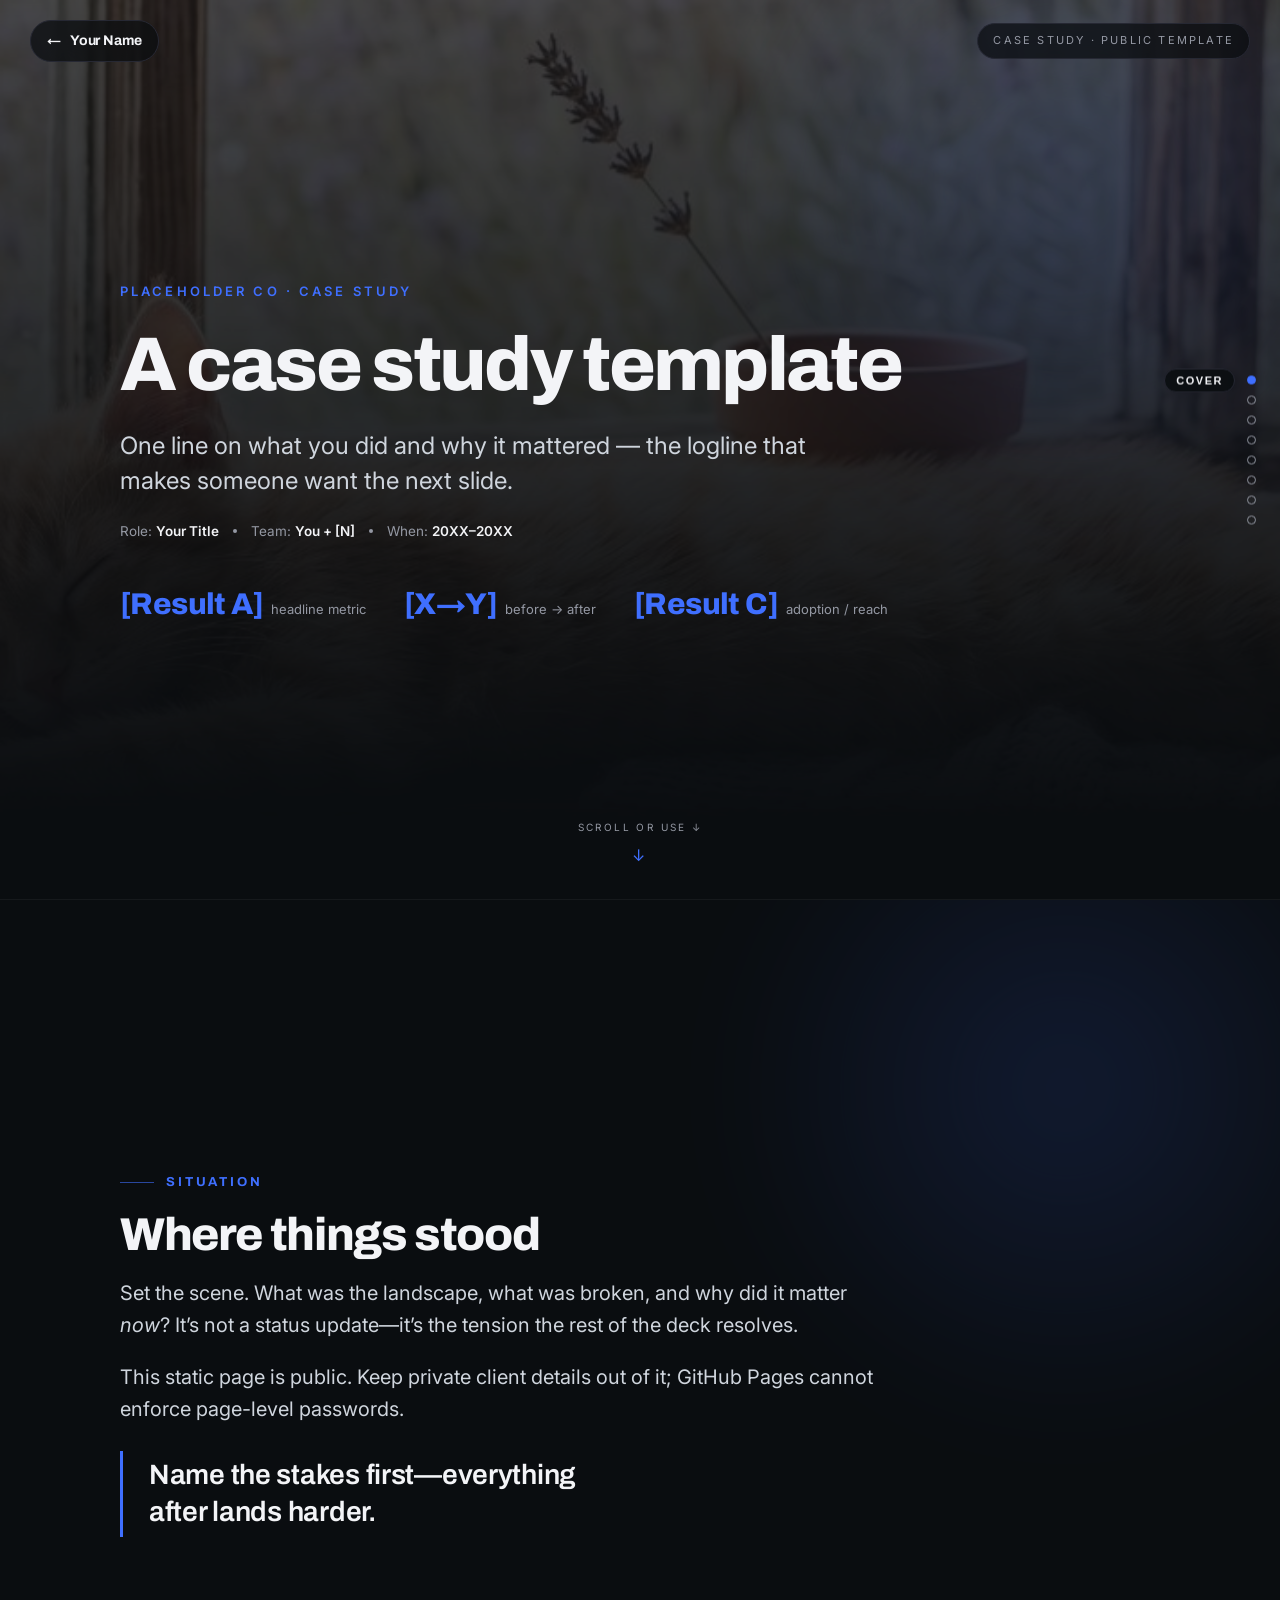
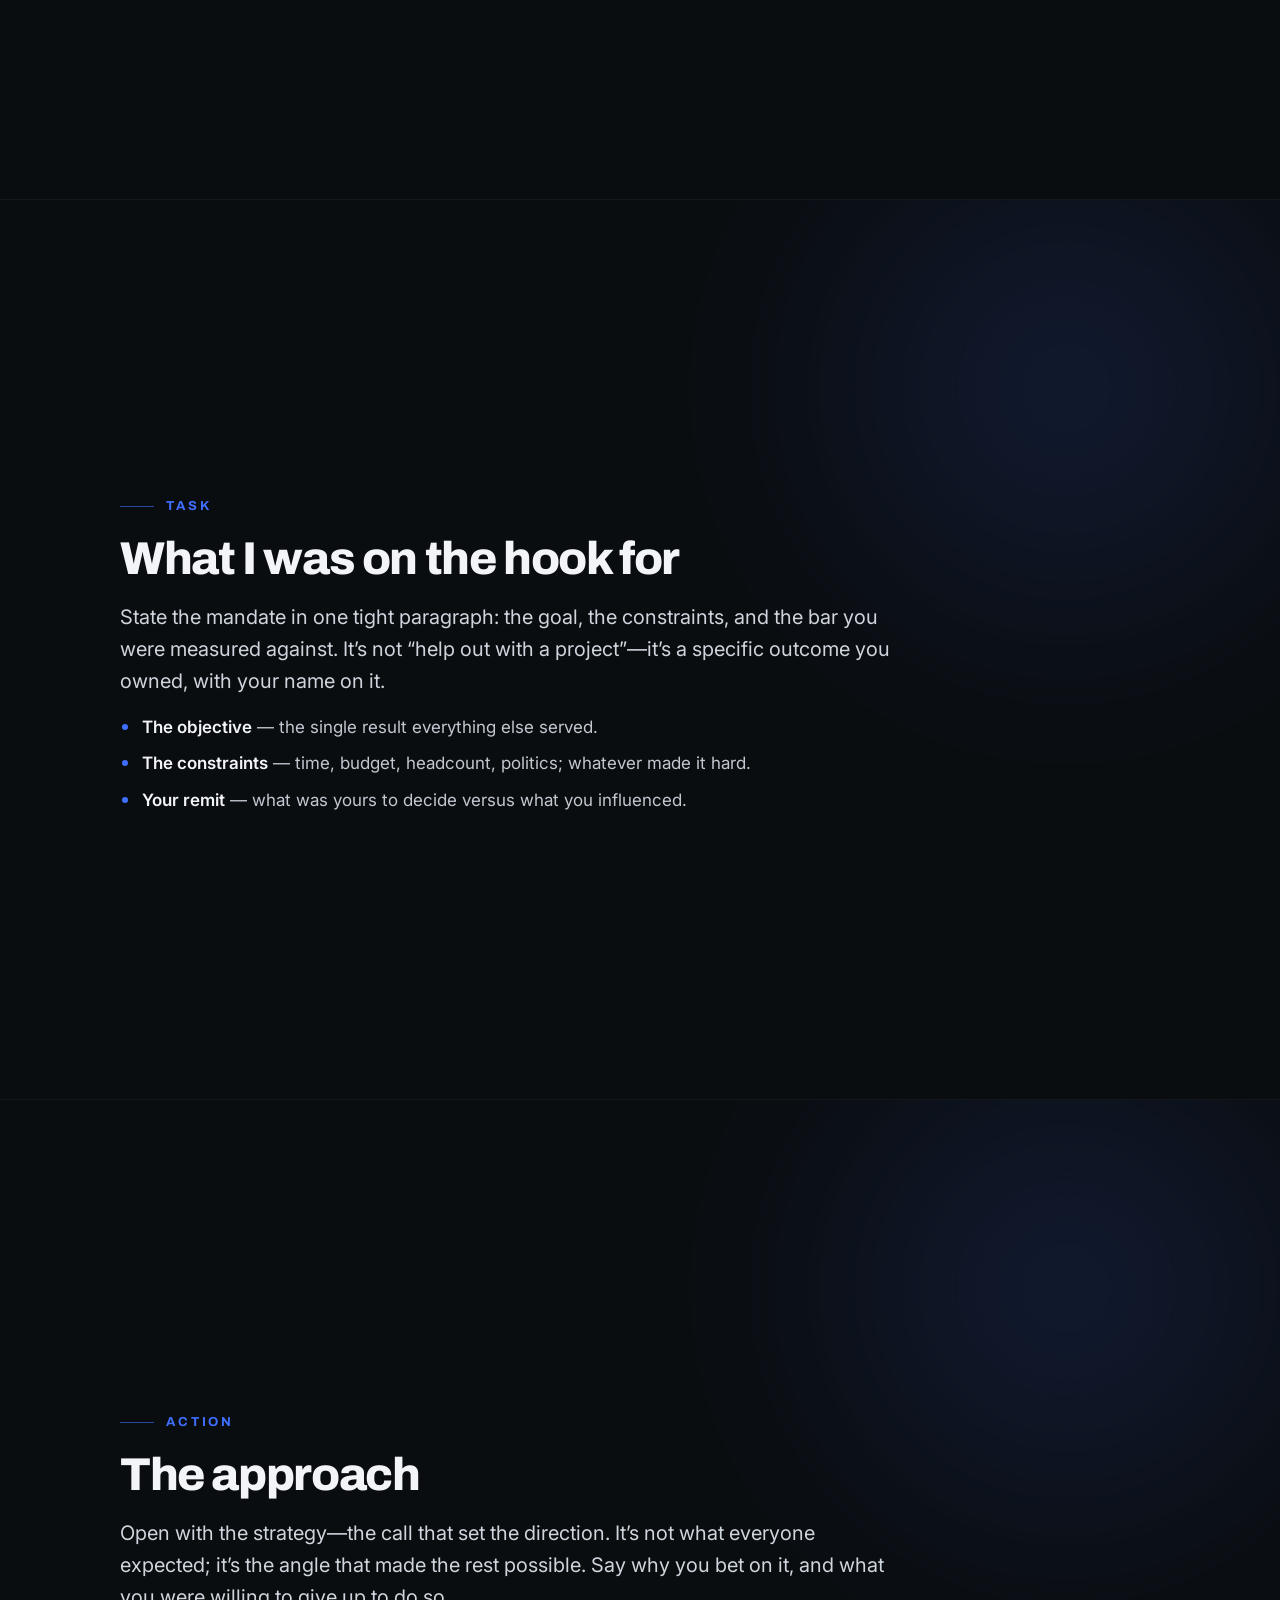
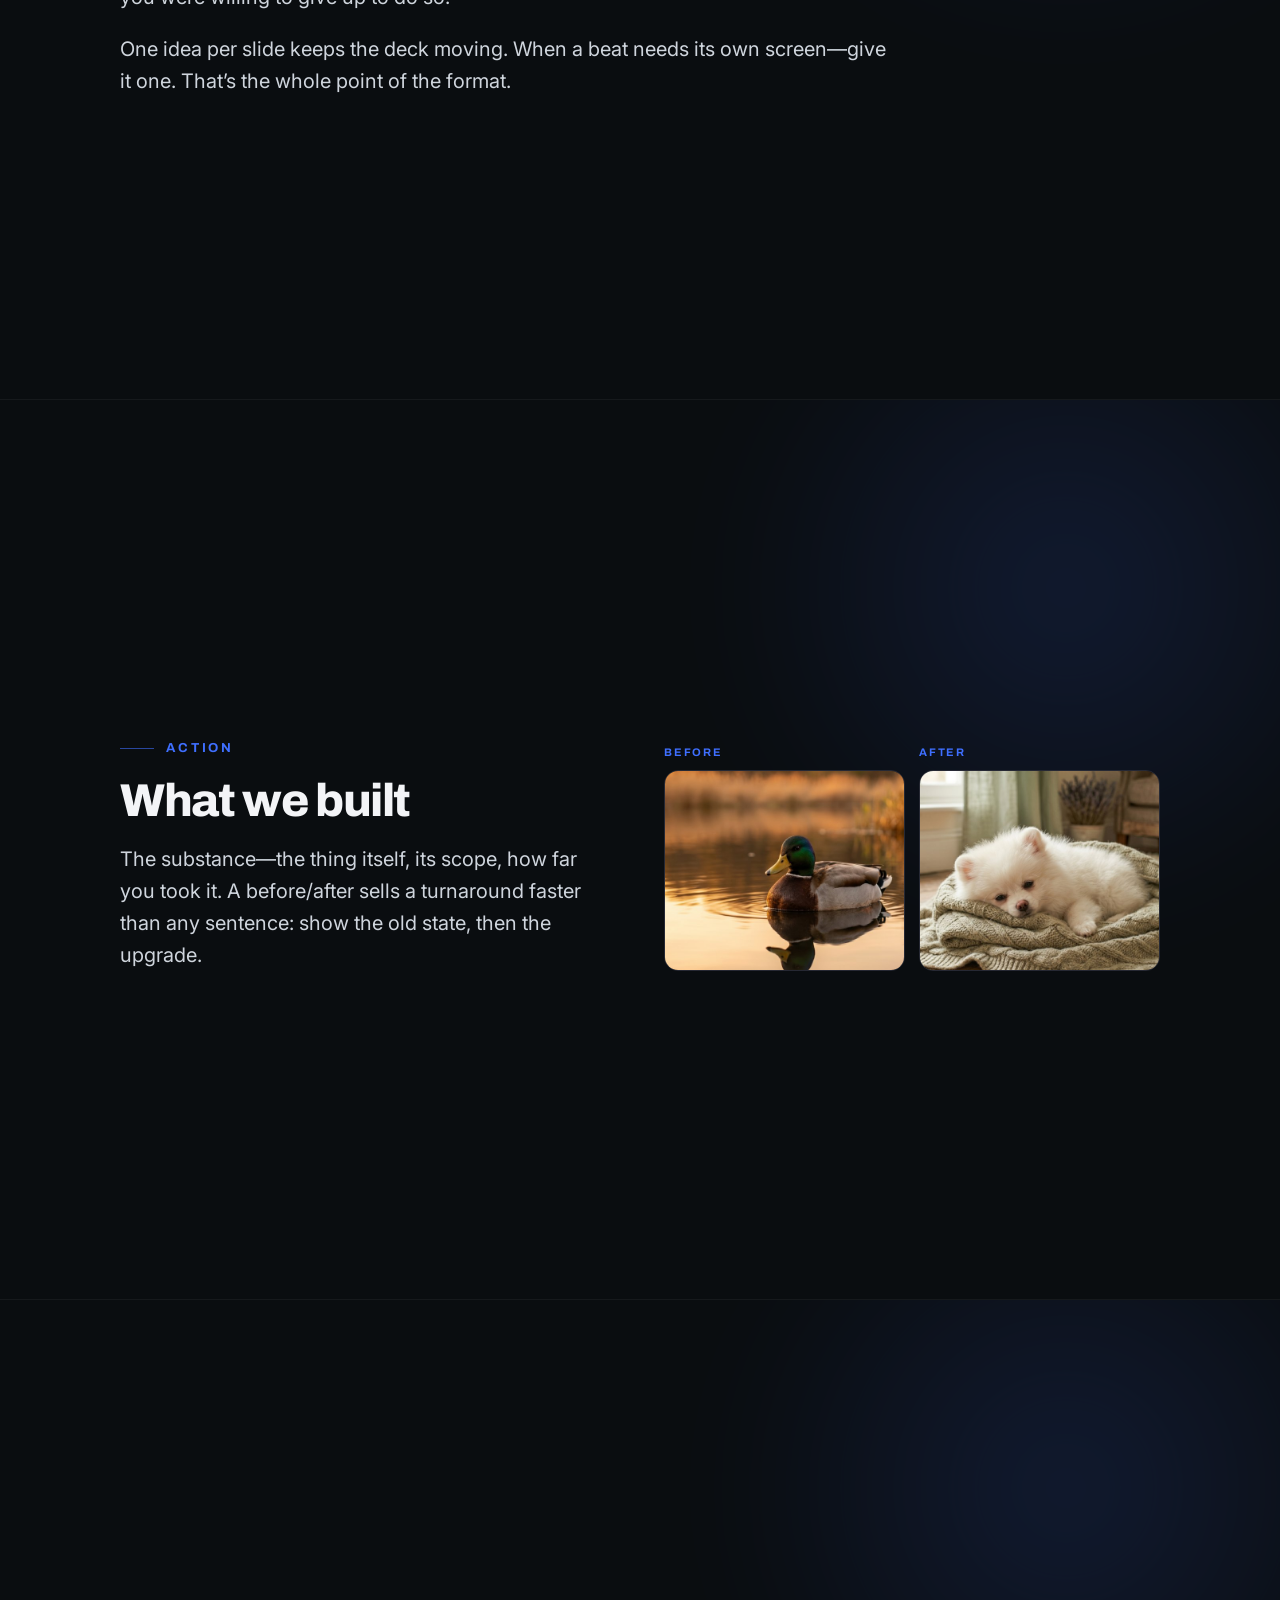
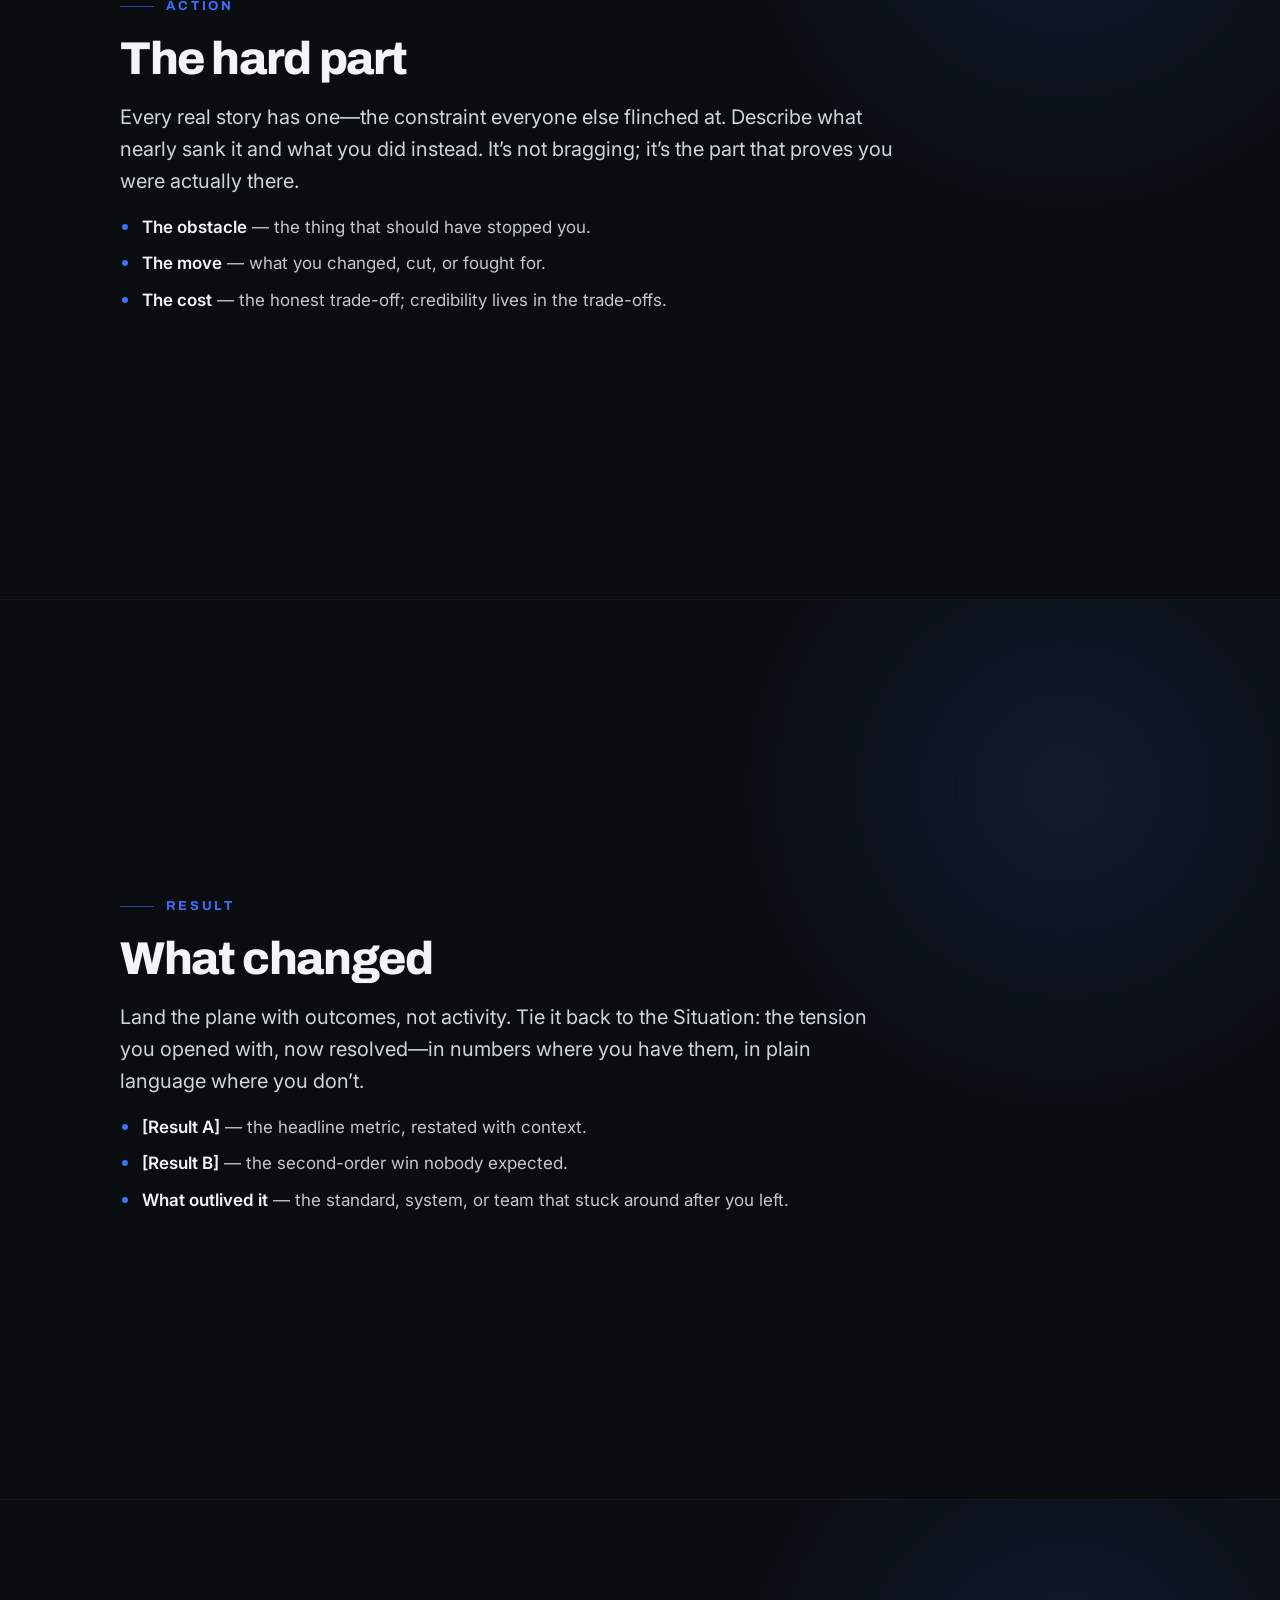
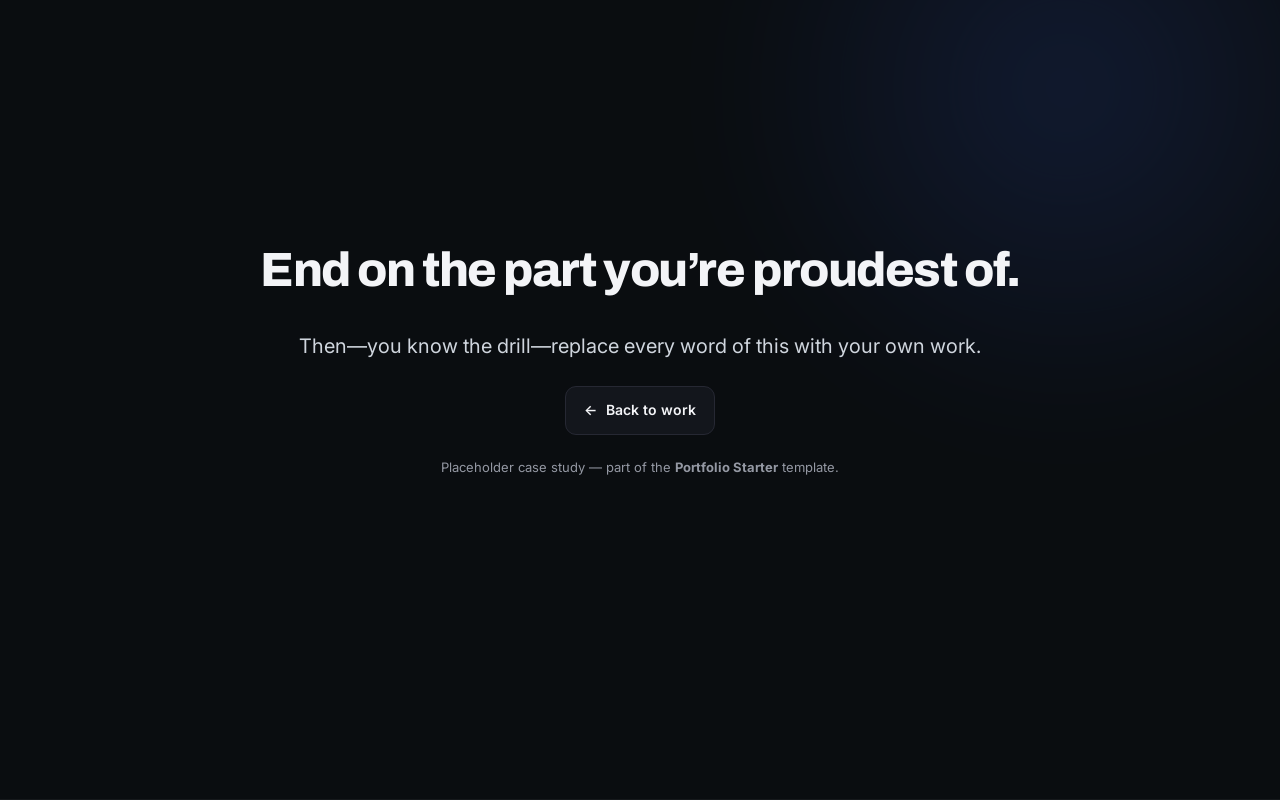
<file: work/case-study.html>
<!doctype html>
<!-- TEMPLATE — public case study, built as a SLIDE DECK (scroll-snap).
     Structure: a cover slide, then one full-screen ".page" per STAR beat
     (Situation · Task · Action ×3 · Result · Close). Navigation is the right-side
     dot rail (auto-built from the slides). Section labels use the small ".idx"
     bar-marker. All copy is Em-Dash Ipsum.

     ► Each .page is ONE full screen. Keep a slide to ~one screenful — if a beat
       needs more room, add another <section class="page"> slide rather than
       overflowing (slides clip on desktop to stay clean).

     GitHub Pages is static hosting. Do not put confidential client details here.
-->
<html lang="en">
<head>
<meta charset="utf-8">
<meta name="viewport" content="width=device-width, initial-scale=1">
<meta name="robots" content="noindex">
<title>Case Study Template &middot; Your Name</title>
<meta name="description" content="A public STAR slide-deck case-study template for Portfolio Starter.">

<!-- ===== Analytics: drop your snippet here ===== -->

<link rel="preconnect" href="https://fonts.googleapis.com">
<link rel="preconnect" href="https://fonts.gstatic.com" crossorigin>
<link href="https://fonts.googleapis.com/css2?family=Archivo:wght@500;600;700;800&family=Inter:wght@400;500;600&display=swap" rel="stylesheet">
<link rel="icon" type="image/png" sizes="32x32" href="/assets/favicon-32.png">
<link rel="icon" type="image/x-icon" href="/assets/favicon.ico">

<style>
  :root{
    --bg:#0a0d10;--panel:#13161c;--ink:#f3f4f7;--muted:#9498a3;--line:#262833;
    --accent:#3f6fff;--pop:#3f6fff;
    --display:"Archivo","Helvetica Neue",Arial,sans-serif;
    --body:"Inter","Helvetica Neue",Arial,sans-serif;
  }
  *{box-sizing:border-box;margin:0;padding:0;}
  html{scroll-behavior:smooth;scroll-snap-type:y mandatory;overflow-x:clip;background:var(--bg);}
  body{background:var(--bg);color:var(--ink);font-family:var(--body);line-height:1.6;-webkit-font-smoothing:antialiased;overflow-x:clip;}
  a{color:inherit;}
  .skip{position:fixed;left:12px;top:-60px;z-index:300;background:var(--accent);color:#08111f;font-weight:600;padding:11px 18px;border-radius:8px;text-decoration:none;transition:top .18s ease;}
  .skip:focus{top:12px;}
  a:focus-visible,button:focus-visible{outline:3px solid var(--pop);outline-offset:3px;}

  /* ---- topbar ---- */
  .topbar{position:fixed;top:0;left:0;right:0;z-index:120;display:flex;justify-content:space-between;align-items:center;padding:20px 30px;pointer-events:none;}
  .topbar a,.topbar span{pointer-events:auto;}
  .home{display:inline-flex;align-items:center;gap:9px;text-decoration:none;font-family:var(--display);font-weight:700;font-size:14px;letter-spacing:-.01em;color:var(--ink);background:rgba(10,13,16,.74);-webkit-backdrop-filter:blur(20px) saturate(170%);backdrop-filter:blur(20px) saturate(170%);border:1px solid var(--line);border-radius:999px;padding:9px 16px;transition:border-color .2s ease,color .2s ease;}
  .home .ar{display:inline-block;transition:transform .2s ease;}
  .home:hover{border-color:var(--pop);color:var(--pop);}
  .home:hover .ar{transform:translateX(-4px);}
  .tag{font-size:11px;letter-spacing:.2em;text-transform:uppercase;color:var(--muted);background:rgba(10,13,16,.74);-webkit-backdrop-filter:blur(20px) saturate(170%);backdrop-filter:blur(20px) saturate(170%);border:1px solid var(--line);border-radius:999px;padding:8px 15px;}

  /* ---- right-side dot rail (auto-built from .page[data-label]) ---- */
  .rail{position:fixed;right:24px;top:50%;transform:translateY(-50%);z-index:120;display:flex;flex-direction:column;gap:11px;align-items:center;}
  .rail button{position:relative;width:9px;height:9px;border-radius:50%;border:1px solid var(--muted);background:transparent;cursor:pointer;padding:0;transition:background .2s ease,border-color .2s ease,transform .2s ease;}
  .rail button:hover{border-color:var(--pop);transform:scale(1.3);}
  .rail button[aria-current="true"]{background:var(--pop);border-color:var(--pop);}
  .rail button::after{
    content:attr(data-label);position:absolute;right:20px;top:50%;transform:translateY(-50%);
    white-space:nowrap;font-size:11px;letter-spacing:.14em;text-transform:uppercase;font-weight:600;
    color:var(--ink);background:rgba(10,13,16,.86);border:1px solid var(--line);border-radius:999px;
    padding:5px 11px;opacity:0;pointer-events:none;transition:opacity .18s ease;
    -webkit-backdrop-filter:blur(12px);backdrop-filter:blur(12px);
  }
  .rail button:hover::after,.rail button[aria-current="true"]::after{opacity:1;}

  /* ---- the deck: one full-screen slide per .page ---- */
  .page{
    position:relative;min-height:100vh;min-height:100lvh;
    scroll-snap-align:start;scroll-snap-stop:always;
    display:flex;align-items:center;
    padding:120px clamp(28px,7vw,120px) 110px;overflow:hidden;
    border-bottom:1px solid rgba(255,255,255,.05);
  }
  .page__inner{position:relative;z-index:1;width:100%;max-width:1040px;margin:0 auto;}
  .page__glow{position:absolute;z-index:0;pointer-events:none;width:64vw;height:64vw;max-width:760px;max-height:760px;border-radius:50%;background:radial-gradient(circle,var(--pop) 0%,transparent 66%);opacity:.14;filter:blur(54px);right:-13vw;top:-15vw;}
  /* faint full-bleed cover photo — your headline image, set big behind the title */
  .cover__bg{position:absolute;inset:0;z-index:0;pointer-events:none;}
  .cover__bg img{display:block;width:100%;height:100%;object-fit:cover;opacity:.26;
    -webkit-mask-image:linear-gradient(180deg,#000 0%,transparent 92%);mask-image:linear-gradient(180deg,#000 0%,transparent 92%);}

  .idx{font-family:var(--display);font-weight:700;font-size:13px;letter-spacing:.22em;text-transform:uppercase;color:var(--pop);margin-bottom:18px;display:flex;align-items:center;gap:12px;}
  .idx .bar{width:34px;height:1px;background:color-mix(in srgb,var(--pop) 60%,transparent);}

  .eyebrow{font-size:13px;letter-spacing:.24em;text-transform:uppercase;color:var(--pop);font-weight:600;margin-bottom:24px;}
  .cover h1{font-family:var(--display);font-weight:800;font-size:clamp(38px,6.4vw,76px);line-height:1.02;letter-spacing:-.035em;max-width:18ch;}
  .cover .lead{margin-top:26px;font-size:clamp(18px,2.1vw,24px);color:#cfd5dd;max-width:48ch;line-height:1.45;}
  .cover .meta-row{display:flex;gap:14px;flex-wrap:wrap;margin-top:22px;font-size:13.5px;color:var(--muted);}
  .cover .meta-row .sep{width:4px;height:4px;border-radius:50%;background:var(--muted);align-self:center;}
  .cover .meta-row b{color:var(--ink);font-weight:600;}
  .hookrow{margin-top:38px;display:flex;flex-wrap:wrap;gap:12px 30px;align-items:baseline;}
  .hookrow b{font-family:var(--display);font-weight:800;color:var(--pop);font-size:clamp(20px,2.4vw,30px);letter-spacing:-.02em;}
  .hookrow span{color:var(--muted);font-size:13px;margin-left:-22px;margin-right:8px;}
  .cue{position:absolute;left:50%;bottom:30px;transform:translateX(-50%);z-index:2;display:flex;flex-direction:column;align-items:center;gap:8px;font-size:10px;letter-spacing:.24em;text-transform:uppercase;color:var(--muted);}
  .cue .ar{font-size:16px;color:var(--pop);}

  h2.slide-h{font-family:var(--display);font-weight:800;font-size:clamp(28px,3.6vw,46px);letter-spacing:-.03em;line-height:1.05;margin-bottom:18px;}
  h3.slide-sub{font-family:var(--display);font-weight:700;font-size:clamp(17px,1.7vw,20px);letter-spacing:-.01em;margin:22px 0 10px;color:#e3e5ea;}
  .body{font-size:clamp(17px,1.7vw,20px);line-height:1.6;color:#cfd5dd;max-width:60ch;}
  .body + .body{margin-top:1em;}
  .body b{color:var(--ink);font-weight:600;}
  .body .pop{color:var(--pop);font-weight:600;}
  .pts{list-style:none;margin:18px 0 0;display:flex;flex-direction:column;gap:11px;}
  .pts li{position:relative;padding-left:22px;font-size:clamp(15px,1.5vw,17px);line-height:1.5;color:#c3c7d0;max-width:64ch;}
  .pts li::before{content:"";position:absolute;left:2px;top:9px;width:6px;height:6px;border-radius:50%;background:var(--pop);}
  .pts b{color:var(--ink);font-weight:600;}
  .pullquote{margin-top:26px;padding:6px 0 6px 26px;border-left:3px solid var(--pop);font-family:var(--display);font-weight:600;font-size:clamp(20px,2.4vw,28px);line-height:1.32;letter-spacing:-.01em;color:var(--ink);max-width:30ch;}

  .twocol{display:grid;grid-template-columns:1fr 1fr;gap:clamp(24px,4vw,48px);align-items:center;width:100%;}
  .ba{display:grid;grid-template-columns:1fr 1fr;gap:14px;}
  .ba figure{margin:0;}
  .ba img{width:100%;height:auto;display:block;border:1px solid var(--line);border-radius:14px;}
  .ba figcaption{margin-top:9px;font-size:12.5px;color:var(--muted);font-style:italic;}
  .ba .k{display:inline-block;font-family:var(--display);font-weight:700;font-size:11px;letter-spacing:.16em;text-transform:uppercase;color:var(--pop);margin-bottom:8px;}

  /* close slide */
  .close .page__inner{text-align:center;}
  .close h2{font-family:var(--display);font-weight:800;font-size:clamp(28px,4vw,48px);letter-spacing:-.03em;margin-bottom:22px;}
  .backall{display:inline-flex;align-items:center;gap:9px;font-size:14px;font-weight:600;text-decoration:none;color:var(--ink);background:var(--panel);border:1px solid var(--line);border-radius:11px;padding:12px 18px;transition:border-color .2s ease,color .2s ease,transform .2s ease;}
  .backall:hover{border-color:var(--pop);color:var(--pop);transform:translateY(-2px);}
  .close .sig{margin-top:22px;font-size:13px;color:var(--muted);}

  @keyframes bob{0%,100%{transform:translateY(0);}50%{transform:translateY(5px);}}
  @media (prefers-reduced-motion: no-preference){
    .reveal{opacity:0;transform:translateY(22px);transition:opacity .7s ease,transform .7s ease;}
    .reveal.in{opacity:1;transform:none;}
    .cue .ar{animation:bob 1.8s ease-in-out infinite;}
  }

  @media (max-width:900px){
    /* release the desktop scroll-snap; let slides size to content */
    html{scroll-snap-type:none !important;scroll-behavior:auto;}
    html,body{overscroll-behavior:none;}
    *{-webkit-backdrop-filter:none !important;backdrop-filter:none !important;}
    .rail{display:none !important;}
    .home,.tag{background:rgba(19,22,28,.92);}
    .tag{display:none;}
    .topbar{padding:14px 15px;}
    .page{min-height:0;scroll-snap-align:none;scroll-snap-stop:normal;overflow:visible;padding:84px 22px 64px;align-items:flex-start;}
    .page__glow{display:none;}
    .cue{display:none !important;}
    .twocol{grid-template-columns:1fr;}
    .hookrow span{margin-left:0;}
  }
</style>
</head>
<body>

<a class="skip" href="#cover">Skip to content</a>

<div class="topbar">
  <a class="home" href="../index.html#work"><span class="ar" aria-hidden="true">&#8592;</span> Your Name</a>
  <span class="tag">Case study &middot; Public template</span>
</div>

<!-- right-side dot rail — built by JS from every .page[data-label] -->
<nav class="rail" aria-label="Slides"></nav>

<!-- ===================== COVER SLIDE ===================== -->
<section class="page cover" id="cover" data-label="Cover">
  <div class="cover__bg" aria-hidden="true"><img src="../assets/aww/wide-kittens.jpg" width="2400" height="618" alt=""></div>
  <div class="page__glow" aria-hidden="true"></div>
  <div class="page__inner">
    <p class="eyebrow reveal">Placeholder Co &middot; Case study</p>
    <h1 class="reveal">A case study template</h1>
    <p class="lead reveal">One line on what you did and why it mattered &mdash; the logline that makes someone want the next slide.</p>
    <div class="meta-row reveal">
      <span>Role: <b>Your Title</b></span>
      <span class="sep" aria-hidden="true"></span>
      <span>Team: <b>You + [N]</b></span>
      <span class="sep" aria-hidden="true"></span>
      <span>When: <b>20XX&ndash;20XX</b></span>
    </div>
    <div class="hookrow reveal">
      <b>[Result A]</b><span>headline metric</span>
      <b>[X&#8594;Y]</b><span>before &#8594; after</span>
      <b>[Result C]</b><span>adoption / reach</span>
    </div>
  </div>
  <div class="cue" aria-hidden="true"><span>Scroll or use &#8595;</span><span class="ar">&#8595;</span></div>
</section>

<!-- ===================== SITUATION ===================== -->
<section class="page" id="situation" data-label="Situation">
  <div class="page__glow" aria-hidden="true"></div>
  <div class="page__inner">
    <p class="idx reveal"><span class="bar" aria-hidden="true"></span> Situation</p>
    <h2 class="slide-h reveal">Where things stood</h2>
    <p class="body reveal">Set the scene. What was the landscape, what was broken, and why did it matter <em>now</em>? It&rsquo;s not a status update&mdash;it&rsquo;s the tension the rest of the deck resolves.</p>
    <p class="body reveal">This static page is public. Keep private client details out of it; GitHub Pages cannot enforce page-level passwords.</p>
    <p class="pullquote reveal">Name the stakes first&mdash;everything after lands harder.</p>
  </div>
</section>

<!-- ===================== TASK ===================== -->
<section class="page" id="task" data-label="Task">
  <div class="page__glow" aria-hidden="true"></div>
  <div class="page__inner">
    <p class="idx reveal"><span class="bar" aria-hidden="true"></span> Task</p>
    <h2 class="slide-h reveal">What I was on the hook for</h2>
    <p class="body reveal">State the mandate in one tight paragraph: the goal, the constraints, and the bar you were measured against. It&rsquo;s not &ldquo;help out with a project&rdquo;&mdash;it&rsquo;s a specific outcome you owned, with your name on it.</p>
    <ul class="pts reveal">
      <li><b>The objective</b> &mdash; the single result everything else served.</li>
      <li><b>The constraints</b> &mdash; time, budget, headcount, politics; whatever made it hard.</li>
      <li><b>Your remit</b> &mdash; what was yours to decide versus what you influenced.</li>
    </ul>
  </div>
</section>

<!-- ===================== ACTION · approach ===================== -->
<section class="page" id="action-approach" data-label="Action — approach">
  <div class="page__glow" aria-hidden="true"></div>
  <div class="page__inner">
    <p class="idx reveal"><span class="bar" aria-hidden="true"></span> Action</p>
    <h2 class="slide-h reveal">The approach</h2>
    <p class="body reveal">Open with the strategy&mdash;the call that set the direction. It&rsquo;s not what everyone expected; it&rsquo;s the angle that made the rest possible. Say why you bet on it, and what you were willing to give up to do so.</p>
    <p class="body reveal">One idea per slide keeps the deck moving. When a beat needs its own screen&mdash;give it one. That&rsquo;s the whole point of the format.</p>
  </div>
</section>

<!-- ===================== ACTION · what we built ===================== -->
<section class="page" id="action-build" data-label="Action — what we built">
  <div class="page__glow" aria-hidden="true"></div>
  <div class="page__inner">
    <div class="twocol">
      <div>
        <p class="idx reveal"><span class="bar" aria-hidden="true"></span> Action</p>
        <h2 class="slide-h reveal">What we built</h2>
        <p class="body reveal">The substance&mdash;the thing itself, its scope, how far you took it. A before/after sells a turnaround faster than any sentence: show the old state, then the upgrade.</p>
      </div>
      <div class="ba reveal">
        <figure>
          <span class="k">Before</span>
          <img src="../assets/aww/rect-ducks.jpg" width="1000" height="833" loading="lazy" alt="Before-state placeholder.">
        </figure>
        <figure>
          <span class="k">After</span>
          <img src="../assets/aww/rect-puppy.jpg" width="1000" height="833" loading="lazy" alt="After-state placeholder.">
        </figure>
      </div>
    </div>
  </div>
</section>

<!-- ===================== ACTION · the hard part ===================== -->
<section class="page" id="action-hard" data-label="Action — the hard part">
  <div class="page__glow" aria-hidden="true"></div>
  <div class="page__inner">
    <p class="idx reveal"><span class="bar" aria-hidden="true"></span> Action</p>
    <h2 class="slide-h reveal">The hard part</h2>
    <p class="body reveal">Every real story has one&mdash;the constraint everyone else flinched at. Describe what nearly sank it and what you did instead. It&rsquo;s not bragging; it&rsquo;s the part that proves you were actually there.</p>
    <ul class="pts reveal">
      <li><b>The obstacle</b> &mdash; the thing that should have stopped you.</li>
      <li><b>The move</b> &mdash; what you changed, cut, or fought for.</li>
      <li><b>The cost</b> &mdash; the honest trade-off; credibility lives in the trade-offs.</li>
    </ul>
  </div>
</section>

<!-- ===================== RESULT ===================== -->
<section class="page" id="result" data-label="Result">
  <div class="page__glow" aria-hidden="true"></div>
  <div class="page__inner">
    <p class="idx reveal"><span class="bar" aria-hidden="true"></span> Result</p>
    <h2 class="slide-h reveal">What changed</h2>
    <p class="body reveal">Land the plane with outcomes, not activity. Tie it back to the Situation: the tension you opened with, now resolved&mdash;in numbers where you have them, in plain language where you don&rsquo;t.</p>
    <ul class="pts reveal">
      <li><b>[Result A]</b> &mdash; the headline metric, restated with context.</li>
      <li><b>[Result B]</b> &mdash; the second-order win nobody expected.</li>
      <li><b>What outlived it</b> &mdash; the standard, system, or team that stuck around after you left.</li>
    </ul>
  </div>
</section>

<!-- ===================== CLOSE ===================== -->
<section class="page close" id="close" data-label="Close">
  <div class="page__glow" aria-hidden="true"></div>
  <div class="page__inner">
    <h2 class="reveal">End on the part you&rsquo;re proudest of.</h2>
    <p class="body reveal" style="margin:0 auto 24px;">Then&mdash;you know the drill&mdash;replace every word of this with your own work.</p>
    <a class="backall reveal" href="../index.html#work"><span aria-hidden="true">&#8592;</span> Back to work</a>
    <p class="sig reveal">Placeholder case study &mdash; part of the <b>Portfolio Starter</b> template.</p>
  </div>
</section>

<script>
  /* email assembly */
  document.querySelectorAll('a.email').forEach(function(a){
    var addr = a.getAttribute('data-user') + '@' + a.getAttribute('data-domain');
    a.setAttribute('href', 'mailto:' + addr);
    if(a.getAttribute('data-show') === 'true'){ a.textContent = addr; }
  });

  /* reveal-on-scroll */
  var io = new IntersectionObserver(function(es){
    es.forEach(function(e){ if(e.isIntersecting){ e.target.classList.add('in'); io.unobserve(e.target); } });
  }, {threshold:.12});
  document.querySelectorAll('.reveal').forEach(function(el){ io.observe(el); });

  /* build the right-side dot rail from every .page[data-label] */
  var reduce = window.matchMedia('(prefers-reduced-motion: reduce)').matches;
  var rail = document.querySelector('.rail');
  var slides = [].slice.call(document.querySelectorAll('.page[data-label]'));
  var dots = [];
  slides.forEach(function(sec, i){
    var b = document.createElement('button');
    b.type = 'button';
    b.setAttribute('data-label', sec.getAttribute('data-label'));
    b.setAttribute('aria-label', 'Go to ' + sec.getAttribute('data-label'));
    if(i === 0) b.setAttribute('aria-current', 'true');
    b.addEventListener('click', function(){ sec.scrollIntoView({behavior: reduce ? 'auto' : 'smooth'}); });
    rail.appendChild(b);
    dots.push(b);
  });
  var spy = new IntersectionObserver(function(entries){
    entries.forEach(function(e){
      if(e.isIntersecting){
        var idx = slides.indexOf(e.target);
        dots.forEach(function(d){ d.removeAttribute('aria-current'); });
        if(dots[idx]) dots[idx].setAttribute('aria-current', 'true');
      }
    });
  }, {threshold:.5});
  slides.forEach(function(s){ spy.observe(s); });
</script>

<!-- dev only: open the page with ?jig to drag-set photo crops (see assets/crop-jig.js) -->
<script>if(location.search.indexOf('jig')>-1){var j=document.createElement('script');j.src='/assets/crop-jig.js';document.body.appendChild(j);}</script>

</body>
</html>
</file>
<file: assets/site.css>
:root{
    --bg:#0b0b0d;
    --panel:#131419;
    --ink:#f3f4f7;
    --muted:#9498a3;
    --line:#262833;
    --neon-magenta:#FF008C;
    --hot-pink:#FF2DAA;
    --electric-purple:#8B00FF;
    --vivid-violet:#A020F0;
    --secondary-purple:#A020F0;
    --soft-lavender:#C5A3FF;
    --accent:var(--electric-purple);
    --pop:var(--electric-purple);
    --headline-pop:var(--electric-purple);
    transition:--pop .6s ease,--headline-pop .65s ease;
    --nav-w:262px;
    --display:"Archivo","Helvetica Neue",Arial,sans-serif;
    --body:"Inter","Helvetica Neue",Arial,sans-serif;
  }
  @property --pop{syntax:"<color>";inherits:true;initial-value:#8B00FF;}
  @property --headline-pop{syntax:"<color>";inherits:true;initial-value:#8B00FF;}
  *{box-sizing:border-box;margin:0;padding:0;}
  html{scroll-behavior:smooth;overflow-x:clip;}
  body{
    background-color:var(--scene,var(--bg));
    background-image:
      radial-gradient(46% 40% at 9% 13%,rgba(139,0,255,.07),transparent 72%),
      radial-gradient(44% 40% at 93% 90%,rgba(160,32,240,.05),transparent 72%);
    background-attachment:fixed;
    color:var(--ink);
    font-family:var(--body);line-height:1.6;overflow-x:clip;
    -webkit-font-smoothing:antialiased;
    transition:background-color .8s ease;
  }
  a{color:inherit;}

  /* ---- accessibility: skip link + focus ---- */
  .skip{
    position:absolute;left:12px;top:-60px;z-index:200;
    background:var(--accent);color:#08111f;font-weight:600;
    padding:11px 18px;border-radius:8px;text-decoration:none;
    transition:top .18s ease;
  }
  .skip:focus{top:12px;}
  a:focus-visible,button:focus-visible{
    outline:3px solid var(--pop);outline-offset:3px;
  }

  /* ---- mobile hamburger toggle (hidden on desktop) ---- */
  .navtoggle{display:none;}

  /* ---- floating, borderless liquid-glass left nav ---- */
  .sidebar{
    position:fixed;left:22px;top:calc(clamp(96px,19vh,220px) - 16px);
    width:220px;max-height:calc(100vh - 44px);overflow-y:auto;
    padding:24px 20px;z-index:100;
    display:flex;flex-direction:column;
    background:rgba(18,19,25,.5);
    -webkit-backdrop-filter:blur(26px) saturate(180%);
    backdrop-filter:blur(26px) saturate(180%);
    border-radius:30px;
    box-shadow:0 24px 56px -26px rgba(0,0,0,.78);
  }
  .wordmark{text-decoration:none;display:block;padding:0 12px;}
  .wordmark .name{
    font-family:var(--display);font-weight:800;font-size:20px;
    letter-spacing:-.02em;line-height:1.05;
  }
  .status{
    display:flex;align-items:flex-start;gap:10px;
    padding:0 12px;margin-top:14px;min-width:0;
  }
  .status-copy{flex:1;min-width:0;font-size:12px;line-height:1.45;color:var(--muted);overflow-wrap:break-word;}
  .dot,.led{
    display:block;width:7px;height:7px;flex:none;
    border:1px solid var(--pop);border-radius:50%;background:var(--pop);
    box-shadow:0 0 4px color-mix(in srgb,var(--pop) 38%,transparent);
  }
  .dot{margin-top:4px;}
  .headline-word{display:inline-block;vertical-align:top;color:var(--headline-pop);}
  .nav{margin-top:16px;display:flex;flex-direction:column;gap:2px;}
  .nav a{
    display:flex;align-items:center;gap:10px;
    padding:9px 12px;border-radius:11px;
    font-size:15px;color:#858d9b;text-decoration:none;background:transparent;
    transition:color .18s ease,background-color .18s ease,box-shadow .18s ease;
  }
  .nav a:hover{color:var(--ink);background-color:rgba(255,255,255,.035);}
  .nav a[aria-current]{color:var(--ink);background-color:color-mix(in srgb,var(--pop) 8%,transparent);}
  .nav .led{display:none;}
  .nav a[aria-current] .led{display:block;}
  .nav .ext{margin-left:auto;font-size:12px;color:var(--muted);}
  .sidebar .foot{margin-top:20px;padding:18px 12px 0;border-top:1px solid rgba(255,255,255,.08);}
  .sidebar .foot a{
    text-decoration:none;font-size:14px;color:var(--ink);
    border-bottom:2px solid var(--pop);padding-bottom:2px;
  }
  .sidebar .foot .tiny{font-size:11px;color:var(--muted);margin-top:13px;}

  /* ---- main ---- */
  main{margin-left:var(--nav-w);}
  .inner{max-width:1010px;padding:0 56px;margin:0 auto;}
  section{padding:90px 0;border-bottom:1px solid var(--line);}

  .eyebrow{
    font-size:12px;letter-spacing:.2em;text-transform:uppercase;
    color:var(--pop);font-weight:600;
  }

  /* ---- hero : large image flush right ---- */
  .hero{
    position:relative;margin-left:calc(-1 * var(--nav-w));width:100vw;
    min-height:100vh;min-height:100lvh;display:flex;align-items:flex-start;
    padding:0;overflow:hidden;background:#000;
    border-bottom:1px solid var(--line);
  }
  .hero__img{
    position:absolute;top:4%;right:-1%;
    width:min(78vw,160vh);height:auto;max-height:92%;aspect-ratio:auto;
    z-index:0;object-fit:contain;object-position:right center;
    will-change:transform;
  }
  /* contrast scrim keeps the headline readable while preserving the artwork. */
  .hero__scrim{
    position:absolute;inset:0;z-index:1;
    background:
      linear-gradient(90deg,rgba(0,0,0,.86) 0%,rgba(0,0,0,.66) 28%,rgba(0,0,0,.24) 52%,rgba(0,0,0,0) 72%),
      linear-gradient(0deg,rgba(0,0,0,.55) 0%,rgba(0,0,0,0) 30%);
  }
  .hero__effects{
    position:absolute;inset:0;z-index:2;overflow:hidden;pointer-events:none;
  }
  .hero__effects::before,.hero__effects::after{
    content:"";position:absolute;inset:0;pointer-events:none;
  }
  .hero__effects::before{
    background:radial-gradient(ellipse 38% 32% at 84% 76%,rgba(76,211,250,.9) 0%,rgba(42,163,213,.36) 38%,transparent 78%);
    animation:hero-shimmer-pulse 9s ease-in-out infinite;
  }
  .hero__effects::after{
    background:radial-gradient(ellipse 18% 16% at 96% 88%,rgba(106,224,250,.65) 0%,rgba(57,162,205,.22) 38%,transparent 76%);
    animation:hero-shimmer-secondary 7.6s ease-in-out infinite;
  }
  .hero__glow{
    position:absolute;inset:-12%;opacity:.32;
    background:
      radial-gradient(ellipse at 8% 38%,rgba(28,157,207,.14),transparent 28%),
      radial-gradient(ellipse at 96% 84%,rgba(48,171,220,.12),transparent 26%);
    animation:hero-glow 10s ease-in-out infinite;
  }
  .hero__particle,.hero__depth-particle{
    position:absolute;display:block;border-radius:50%;pointer-events:none;
  }
  .hero__particle{
    width:3px;height:3px;background:#8ceaff;
    opacity:.55;box-shadow:0 0 9px 2px rgba(86,205,240,.35);
    animation:hero-drift 15s ease-in-out infinite alternate;
  }
  .hero__particle:nth-child(2){left:11%;top:19%;width:3px;height:3px;opacity:.62;animation-duration:12s;}
  .hero__particle:nth-child(3){left:37%;top:12%;width:4px;height:4px;opacity:.52;animation-duration:19s;animation-delay:-9s;}
  .hero__particle:nth-child(4){left:57%;top:82%;width:3px;height:3px;opacity:.72;animation-duration:11s;animation-delay:-13s;}
  .hero__particle:nth-child(5){left:82%;top:16%;width:3px;height:3px;opacity:.56;animation-duration:16s;animation-delay:-7s;}
  .hero__particle:nth-child(6){left:91%;top:62%;width:4px;height:4px;opacity:.64;animation-duration:20s;animation-delay:-17s;}
  .hero__particle:nth-child(7){left:25%;top:76%;width:3px;height:3px;opacity:.5;animation-duration:13s;animation-delay:-4s;}
  .hero__particle:nth-child(8){left:5%;top:58%;width:2px;height:2px;opacity:.5;animation-duration:18s;animation-delay:-11s;}
  .hero__particle:nth-child(9){left:18%;top:88%;width:4px;height:4px;opacity:.52;animation-duration:21s;animation-delay:-20s;}
  .hero__particle:nth-child(10){left:32%;top:31%;width:3px;height:3px;opacity:.62;animation-duration:12s;animation-delay:-6s;}
  .hero__particle:nth-child(11){left:45%;top:67%;width:5px;height:5px;opacity:.55;animation-duration:18s;animation-delay:-16s;}
  .hero__particle:nth-child(12){left:52%;top:24%;width:3px;height:3px;opacity:.52;animation-duration:15s;animation-delay:-8s;}
  .hero__particle:nth-child(13){left:64%;top:91%;width:2px;height:2px;opacity:.62;animation-duration:11s;animation-delay:-12s;}
  .hero__particle:nth-child(14){left:72%;top:72%;width:4px;height:4px;opacity:.5;animation-duration:21s;animation-delay:-14s;}
  .hero__particle:nth-child(15){left:78%;top:43%;width:3px;height:3px;opacity:.65;animation-duration:14s;animation-delay:-18s;}
  .hero__particle:nth-child(16){left:87%;top:8%;width:4px;height:4px;opacity:.55;animation-duration:17s;animation-delay:-14s;}
  .hero__particle:nth-child(17){left:95%;top:38%;width:2px;height:2px;opacity:.68;animation-duration:13s;animation-delay:-3s;}
  .hero__particle:nth-child(18){left:40%;top:92%;width:3px;height:3px;opacity:.54;animation-duration:20s;animation-delay:-12s;}
  .hero__particle:nth-child(19){left:14%;top:43%;width:4px;height:4px;opacity:.5;animation-duration:22s;animation-delay:-7s;}
  .hero__particle:nth-child(2n+3){background:#b2f3ff;}
  .hero__particle:nth-child(4n){background:#65d6f4;}
  .hero__depth-particle{
    width:13px;height:13px;filter:blur(5px);opacity:.42;
    background:rgba(71,183,224,.3);box-shadow:0 0 14px 5px rgba(65,190,235,.24);
    animation:hero-depth 20s ease-in-out infinite alternate;
  }
  .hero__depth-particle:nth-child(20){left:18%;top:49%;width:12px;height:12px;opacity:.46;animation-duration:23s;animation-delay:-12s;}
  .hero__depth-particle:nth-child(21){left:84%;top:34%;width:10px;height:10px;opacity:.38;animation-duration:25s;animation-delay:-19s;}
  .hero__depth-particle:nth-child(22){left:94%;top:87%;width:16px;height:16px;opacity:.5;animation-duration:21s;animation-delay:-8s;}
  @keyframes hero-glow{0%,100%{opacity:.28;}50%{opacity:.55;}}
  @keyframes hero-drift{from{transform:translate3d(-16px,19px,0);}to{transform:translate3d(22px,-26px,0);}}
  @keyframes hero-depth{from{transform:translate3d(-18px,22px,0);opacity:.3;}to{transform:translate3d(25px,-30px,0);opacity:.68;}}
  @keyframes hero-shimmer-pulse{0%,100%{opacity:.04;}20%{opacity:.13;}39%{opacity:.06;}63%{opacity:.22;}82%{opacity:.08;}}
  @keyframes hero-shimmer-secondary{0%,100%{opacity:.02;}18%{opacity:.09;}37%{opacity:.03;}69%{opacity:.14;}86%{opacity:.05;}}
  .hero .inner{
    position:relative;z-index:3;max-width:none;margin:0;width:100%;
    padding-top:clamp(96px,19vh,220px);
    padding-left:calc(var(--nav-w) + 16px);padding-right:56px;
  }
  .hero .eyebrow{margin-bottom:24px;}
  h1{
    font-family:var(--display);font-weight:800;
    font-size:clamp(38px,6vw,80px);line-height:1.04;letter-spacing:-.035em;
    text-shadow:0 2px 24px rgba(0,0,0,.55),0 1px 3px rgba(0,0,0,.5);
  }
  h1 .line{display:block;}
  h1 .word{display:inline-block;}
  /* fill-in-the-blank placeholders in the headline — swap "thing" + the blank */
  h1 .fill{border-bottom:4px dashed color-mix(in srgb,var(--pop) 55%,transparent);padding-bottom:.02em;}
  h1 .fill.blank{display:inline-block;min-width:2.6ch;}
  br.mb{display:none;}
  .hero-sub{
    margin-top:28px;font-size:clamp(17px,1.8vw,22px);
    color:#e6e8ee;max-width:42ch;
    text-shadow:0 1px 12px rgba(0,0,0,.6),0 1px 2px rgba(0,0,0,.5);
  }
  /* ---- section heading ---- */
  .sec-head{
    display:flex;justify-content:space-between;align-items:flex-end;
    gap:24px;margin-bottom:36px;
  }
  .sec-head .eyebrow{margin-bottom:15px;}
  .sec-title{
    font-family:var(--display);font-weight:800;
    font-size:clamp(40px,6.4vw,88px);letter-spacing:-.03em;
    line-height:1;color:var(--ink);
  }
  .seeall{
    text-decoration:none;font-size:14px;color:var(--muted);white-space:nowrap;
    transition:color .18s ease;
  }
  .seeall:hover{color:var(--pop);}

  /* ---- generic blocks ---- */
  .bio{font-size:clamp(17px,1.65vw,20px);line-height:1.65;max-width:64ch;margin:0 0 1.4em 0;}
  .bio:last-of-type{margin-bottom:0;}
  .bio .hl{color:var(--pop);}
  .bio a{
    color:var(--pop);text-decoration:none;
    border-bottom:1px solid color-mix(in srgb,var(--pop) 45%,transparent);
    transition:border-color .18s ease;
  }
  .bio a:hover{border-color:var(--pop);}

  /* card grid (essays + lab) */
  .cards{display:grid;grid-template-columns:1fr 1fr 1fr;gap:16px;}
  .card{
    background:var(--panel);border:1px solid var(--line);border-radius:14px;
    padding:24px;text-decoration:none;display:flex;flex-direction:column;
    min-height:214px;transition:transform .22s ease,border-color .22s ease;
  }
  .card:hover{transform:translateY(-5px);border-color:#3a3d4a;}
  .card .meta{font-size:12px;color:var(--muted);letter-spacing:.04em;text-transform:uppercase;}
  .card .meta--pop{color:var(--pop);}
  .card h3{
    font-family:var(--display);font-weight:700;font-size:21px;
    line-height:1.18;letter-spacing:-.01em;margin-top:12px;
  }
  .card .desc{font-size:13.5px;line-height:1.46;color:var(--muted);margin-top:11px;max-width:42ch;}
  .card .go{margin-top:auto;font-size:14px;color:var(--pop);font-weight:600;padding-top:14px;}
  .card .go .ar{display:inline-block;transition:transform .22s ease;}
  .card:hover .go .ar{transform:translateX(6px);}
  .card--invite{min-height:0;}

  /* ---- products, artworks and stories catalogue ---- */
  #products .inner{max-width:1240px;}
  .catalog-grid{display:grid;grid-template-columns:repeat(3,minmax(0,1fr));gap:16px;margin-top:24px;}
  /* Artwork tiles follow the product grid's capped card width and spacing. */
  #artworks-grid{grid-template-columns:repeat(auto-fill,minmax(min(100%,220px),280px));gap:16px;align-items:start;justify-content:start;}
  #artworks-grid .artwork-tile{display:block;min-width:0;min-height:0;padding:0;overflow:hidden;border-radius:10px;background:#11131a;text-align:left;cursor:zoom-in;}
  #artworks-grid .artwork-tile__thumb{display:block;width:100%;aspect-ratio:1/1;overflow:hidden;background:#11131a;}
  #artworks-grid .artwork-tile__image{display:block;width:100%;height:100%;object-fit:cover;transition:transform .35s ease;}
  #artworks-grid .artwork-tile:hover{border-color:var(--electric-purple);box-shadow:0 12px 32px rgba(139,0,255,.16);}
  #artworks-grid .artwork-tile:hover .artwork-tile__image{transform:scale(1.035);}
  #artworks-grid .artwork-tile__title{display:block;padding:10px 12px 12px;color:var(--ink);font-size:13px;font-weight:600;}
  #artworks-grid .artwork-tile:focus-visible,.artwork-lightbox button:focus-visible{outline:2px solid var(--soft-lavender);outline-offset:3px;}
  .artwork-lightbox[hidden]{display:none;}
  .artwork-lightbox{position:fixed;inset:0;z-index:300;display:block;padding:24px;background:rgba(4,4,8,.94);}
  .artwork-lightbox__stage{position:absolute;inset:0 0 62px;display:grid;place-items:center;overflow:auto;}
  .artwork-lightbox__image{display:block;max-width:min(92vw,1500px);max-height:calc(100vh - 110px);width:auto;height:auto;object-fit:contain;transform-origin:center;transition:transform .2s ease;}
  .artwork-lightbox.is-zoomed .artwork-lightbox__stage{display:block;text-align:center;}
  .artwork-lightbox.is-zoomed .artwork-lightbox__image{max-width:none;max-height:none;transform:scale(1.8);cursor:zoom-out;}
  .artwork-lightbox__close,.artwork-lightbox__nav,.artwork-lightbox__zoom{position:absolute;border:1px solid rgba(197,163,255,.5);border-radius:999px;background:rgba(18,14,28,.92);color:var(--ink);cursor:pointer;}
  .artwork-lightbox__close{top:18px;right:18px;width:46px;height:46px;font-size:26px;z-index:2;}
  .artwork-lightbox__nav{top:50%;width:48px;height:48px;font-size:25px;transform:translateY(-50%);}
  .artwork-lightbox__nav--prev{left:18px;}.artwork-lightbox__nav--next{right:18px;}
  .artwork-lightbox__bar{position:absolute;inset:auto 10px 10px;display:flex;align-items:center;justify-content:center;gap:18px;min-height:42px;color:var(--ink);font-size:13px;}
  .artwork-lightbox__zoom{position:static;padding:9px 14px;font-size:12px;}
  .artwork-lightbox__caption{color:#d7d0e2;text-align:center;}
  .catalog-card{min-height:0;padding:0;overflow:hidden;}
  .catalog-thumb,.catalog-thumb-placeholder{
    display:block;width:100%;aspect-ratio:16/9;object-fit:cover;background:#101319;
  }
  .catalog-card[data-kind="stories"] .catalog-thumb,.catalog-card[data-kind="stories"] .catalog-thumb-placeholder{aspect-ratio:4/3;}
  #stories-grid{grid-template-columns:repeat(auto-fill,minmax(min(100%,190px),230px));gap:16px;align-items:stretch;justify-content:start;}
  #stories-grid .catalog-card{display:flex;flex-direction:column;min-width:0;border-radius:10px;background:#11131a;}
  #stories-grid .catalog-card:hover{border-color:var(--electric-purple);box-shadow:0 12px 32px rgba(139,0,255,.16);}
  #stories-grid .catalog-card__media{aspect-ratio:4/3;}
  #stories-grid .catalog-card__media .catalog-thumb{width:100%;height:100%;object-fit:cover;transition:transform .35s ease;}
  #stories-grid .catalog-card:hover .catalog-thumb{transform:scale(1.035);}
  #stories-grid .catalog-card__copy{display:flex;flex:1;flex-direction:column;padding:12px 13px 13px;}
  #stories-grid .catalog-card__copy .meta{min-height:1.35em;font-size:10px;line-height:1.35;}
  #stories-grid .catalog-card__copy h3{display:-webkit-box;-webkit-line-clamp:2;-webkit-box-orient:vertical;overflow:hidden;min-height:2.36em;margin:5px 0 0;font-size:16px;line-height:1.18;}
  #stories-grid .catalog-card__copy .desc{display:-webkit-box;-webkit-line-clamp:2;-webkit-box-orient:vertical;overflow:hidden;min-height:2.8em;margin:6px 0 0;font-size:11px;line-height:1.4;}
  #stories-grid .catalog-card__copy .go{margin-top:auto;padding-top:8px;font-size:11px;}
  .story-card__reading{margin:4px 0 0;color:var(--muted);font-size:11px;}
  .stories-tools{display:flex;gap:7px;flex-wrap:wrap;margin-top:20px;}
  .stories-more-wrap{display:flex;justify-content:center;margin-top:20px;}
  .story-filter{border:1px solid #303642;border-radius:7px;background:#11131a;color:var(--muted);font:inherit;font-size:12px;padding:8px 11px;cursor:pointer;}
  .story-filter:hover,.story-filter[aria-pressed="true"]{border-color:var(--accent);color:var(--soft-lavender);}
  .story-filter[aria-pressed="true"]{background:rgba(139,0,255,.14);}
  .story-filter:focus-visible{outline:2px solid var(--soft-lavender);outline-offset:2px;}
  .story-detail-layout{grid-template-columns:minmax(0,.8fr) minmax(0,1.2fr);align-items:start;gap:clamp(24px,3vw,44px);margin-top:20px;}
  .story-detail-layout .detail-copy{min-width:0;}
  .story-detail-layout .detail-product-gallery{position:static;align-self:start;}
  .story-gallery .detail-product-gallery-list{gap:12px;}
  .story-art-button{display:block;width:100%;padding:0;border:1px solid var(--line);border-radius:9px;overflow:hidden;background:#0d1016;cursor:zoom-in;}
  .story-art-button:focus-visible{outline:2px solid var(--soft-lavender);outline-offset:3px;}
  .story-art-image{display:block;width:100%;height:auto;object-fit:contain;}
  .story-detail-layout .detail-product-intro .eyebrow{margin-bottom:7px;color:var(--pop);}
  .story-detail-layout .detail-product-intro .detail-title{margin:0 0 12px;}
  .story-detail-layout .detail-product-body{max-width:72ch;font-size:15px;line-height:1.75;}
  .story-detail-layout .detail-product-body .detail-block{margin-top:24px;}
  .story-detail-layout .detail-product-body h4{margin:0 0 12px;color:var(--pop);font-size:13px;letter-spacing:.12em;text-transform:uppercase;}
  .story-detail-layout .detail-product-body h3{margin:22px 0 9px;color:var(--ink);font-family:var(--display);font-size:20px;}
  .story-detail-layout .detail-product-body p{margin:0 0 15px;}
  .story-reading-time{margin:4px 0 16px;color:var(--soft-lavender);}
  .story-chapter-nav{margin-top:20px;padding:14px;border:1px solid var(--line);border-radius:9px;background:#11131a;}
  .story-chapter-nav h4{margin:0 0 8px!important;}
  .story-chapter-nav ol{margin:0;padding-left:20px;}
  .story-chapter-nav a{color:var(--soft-lavender);}
  .story-character{padding:12px 0;border-top:1px solid var(--line);}
  .story-character h5{margin:0;color:var(--ink);font-size:16px;}
  .story-character__role{color:var(--soft-lavender);font-size:12px;}
  .story-lore details{margin:8px 0;border:1px solid var(--line);border-radius:8px;background:#11131a;}
  .story-lore summary{padding:12px 14px;color:var(--soft-lavender);cursor:pointer;font-weight:700;}
  .story-lore details p{padding:0 14px 12px;}
  .story-detail-layout .detail-copy .eyebrow{margin-bottom:10px;}
  .story-detail-layout .detail-copy .detail-title{margin-top:0;}
  .story-detail-layout .detail-block p{white-space:normal;}
  .comic-pages{display:grid;gap:18px;}
  .comic-pages figure{margin:0;}
  .comic-page-image{display:block;width:100%;height:auto;object-fit:contain;}
  #products-grid{grid-template-columns:repeat(auto-fill,minmax(min(100%,220px),280px));gap:16px;align-items:start;justify-content:start;}
  #products-grid .catalog-card{display:flex;flex-direction:column;width:100%;padding:0;border-radius:10px;background:#11131a;}
  #products-grid .catalog-card:hover{border-color:var(--accent);box-shadow:0 12px 32px rgba(139,0,255,.09);}
  .catalog-card__media{position:relative;overflow:hidden;background:#0d1016;}
  #products-grid .catalog-card__media{width:100%;aspect-ratio:1/1;}
  #products-grid .catalog-card__media .catalog-thumb{display:block;width:100%;height:100%;aspect-ratio:1/1;object-fit:cover;}
  #products-grid .catalog-card__media .catalog-thumb-placeholder{width:100%;height:100%;aspect-ratio:1/1;}
  #products-grid .catalog-card__media .catalog-thumb{transition:transform .35s ease;}
  #products-grid .catalog-card:hover .catalog-card__media .catalog-thumb{transform:scale(1.035);}
  .catalog-badges{position:absolute;inset:10px 10px auto;display:flex;justify-content:space-between;gap:8px;pointer-events:none;}
  .catalog-badge{display:inline-flex;align-items:center;border-radius:5px;padding:5px 8px;background:rgba(5,9,16,.88);border:1px solid rgba(197,163,255,.5);color:var(--soft-lavender);font-size:10px;line-height:1;font-weight:800;letter-spacing:.09em;}
  .catalog-badge--sale{margin-left:auto;border-color:rgba(255,45,170,.55);color:var(--hot-pink);}
  .catalog-thumb-placeholder{display:grid;place-items:center;color:var(--muted);font-size:13px;}
  .catalog-card__copy{padding:18px 20px 20px;}
  .catalog-card__copy h3{margin-top:0;}
  #products-grid .catalog-card__copy{display:flex;flex-direction:column;padding:11px 13px 13px;}
  .product-card__meta{display:flex;align-items:center;justify-content:space-between;gap:8px;min-height:18px;}
  .product-card__compat{color:var(--muted);font-size:10px;letter-spacing:.08em;text-transform:uppercase;}
  .product-card__price{color:var(--secondary-purple);font-size:13px;font-weight:700;text-align:right;white-space:nowrap;}
  .product-card__price--sale{color:var(--hot-pink);}
  .product-card__price-was{color:var(--muted);font-weight:400;text-decoration:line-through;margin-right:5px;}
  #products-grid .catalog-card__copy h3{min-height:2.36em;margin-top:7px;font-size:18px;line-height:1.18;display:-webkit-box;-webkit-line-clamp:2;-webkit-box-orient:vertical;overflow:hidden;}
  #products-grid .catalog-card__copy .desc{height:2.84em;max-width:none;margin-top:6px;font-size:12px;line-height:1.42;display:-webkit-box;-webkit-line-clamp:2;-webkit-box-orient:vertical;overflow:hidden;}
  #products-grid .catalog-card__copy .go{padding-top:10px;font-size:12px;}
  .products-tools{display:flex;align-items:center;justify-content:space-between;gap:14px;flex-wrap:wrap;margin-top:22px;}
  .product-filters{display:flex;gap:7px;flex-wrap:wrap;}
  .product-filter,.product-sort,.pagination-button{border:1px solid #303642;border-radius:7px;background:#11131a;color:var(--muted);font:inherit;font-size:12px;padding:8px 11px;cursor:pointer;}
  .product-filter:hover,.product-filter[aria-pressed="true"],.pagination-button:hover:not(:disabled){border-color:var(--accent);color:var(--soft-lavender);}
  .product-filter[aria-pressed="true"]{background:rgba(139,0,255,.14);}
  .product-sort{color:var(--ink);accent-color:var(--accent);}
  .product-filter:focus-visible,.product-sort:focus-visible,.pagination-button:focus-visible,.detail-thumb:focus-visible,.detail-purchase:focus-visible{outline:2px solid var(--soft-lavender);outline-offset:2px;}
  .product-sort:focus{border-color:var(--accent);box-shadow:0 0 0 2px rgba(139,0,255,.2);}
  .product-sort option{background:#11131a;color:var(--ink);}
  .product-sort option:checked{background:var(--electric-purple);color:var(--ink);}
  .products-tools__right{display:flex;align-items:center;gap:12px;}
  .products-count{color:var(--muted);font-size:12px;white-space:nowrap;}
  .products-pagination{display:flex;justify-content:center;align-items:center;gap:7px;margin-top:20px;}
  .pagination-button{min-width:36px;padding:8px 10px;}
  .pagination-button[aria-current="page"]{border-color:var(--pop);color:var(--ink);background:rgba(160,32,240,.12);}
  .pagination-button:disabled{opacity:.42;cursor:default;}
  .pagination-ellipsis{color:var(--muted);font-size:12px;padding:0 2px;}
  .catalog-empty{
    margin-top:24px;padding:26px 28px;border:1px dashed #343945;border-radius:14px;
    background:rgba(13,16,21,.62);color:var(--muted);font-size:14px;max-width:760px;
  }
  .detail-view{margin-top:8px;}
  .detail-back{display:inline-flex;align-items:center;gap:8px;color:var(--muted);text-decoration:none;font-size:14px;}
  .detail-back:hover{color:var(--ink);}
  .detail-product-layout{display:grid;grid-template-columns:minmax(0,.8fr) minmax(0,1.2fr);align-items:start;gap:clamp(24px,3vw,44px);margin-top:20px;}
  .detail-product-info{min-width:0;}
  .detail-product-intro{max-width:none;margin:0;}
  .detail-product-intro .eyebrow{margin-bottom:7px;color:var(--pop);}
  .detail-product-intro .detail-title{margin:0 0 10px;}
  .detail-product-intro .detail-price{margin:0 0 10px;color:var(--secondary-purple);font-size:21px;}
  .detail-product-intro .detail-summary{max-width:760px;margin:0;color:var(--muted);font-size:16px;line-height:1.65;}
  .detail-product-gallery{min-width:0;margin:0;}
  .detail-product-gallery-list{display:grid;justify-items:stretch;gap:12px;width:100%;}
  .detail-gallery-item{width:100%;margin:0;}
  .detail-product-gallery .detail-gallery-image{display:block;width:100%;height:auto;max-height:none;object-fit:contain;}
  .detail-product-gallery .detail-image-placeholder{width:100%;}
  .detail-product-body{max-width:none;color:var(--muted);font-size:15px;line-height:1.6;}
  .detail-product-body .detail-block{margin-top:18px;}
  .detail-product-body .detail-block h4{margin:0 0 8px;}
  .detail-product-body .detail-block p,.detail-product-body .detail-block ul{margin-top:0;margin-bottom:0;}
  .detail-actions{display:flex;align-items:center;gap:12px;flex-wrap:wrap;margin-top:24px;}
  .detail-actions .detail-purchase{margin-top:0;}
  .detail-actions .detail-note{margin:0;}
  .detail-layout{display:grid;grid-template-columns:minmax(0,1.15fr) minmax(260px,.85fr);gap:34px;margin-top:20px;}
  .detail-main-image,.detail-image-placeholder{
    display:block;width:100%;max-height:70vh;object-fit:contain;background:#090b0f;border:1px solid var(--line);border-radius:14px;
  }
  .detail-image-placeholder{display:grid;place-items:center;aspect-ratio:16/10;color:var(--muted);font-size:14px;}
  .detail-thumbs{display:flex;gap:10px;flex-wrap:wrap;margin-top:12px;}
  .detail-thumb{width:82px;height:58px;padding:3px;border:1px solid var(--line);border-radius:8px;background:#11141a;cursor:pointer;}
  .detail-thumb[aria-pressed="true"]{border-color:var(--accent);box-shadow:0 0 0 1px rgba(139,0,255,.35);}
  .detail-thumb img{display:block;width:100%;height:100%;object-fit:cover;border-radius:5px;}
  .detail-title{font-family:var(--display);font-size:clamp(30px,4vw,48px);font-weight:800;line-height:1.05;margin:8px 0 14px;}
  .detail-copy{color:var(--muted);font-size:15px;line-height:1.6;}
  .detail-price{color:var(--ink);font-size:20px;font-weight:700;margin:16px 0;}
  .order-confirmation{padding:clamp(44px,9vh,96px) 0;}
  .order-confirmation__card{max-width:680px;margin:0 auto;padding:clamp(26px,5vw,48px);border:1px solid rgba(157,92,255,.32);border-radius:18px;background:linear-gradient(145deg,rgba(31,23,45,.88),rgba(13,16,21,.96) 62%);box-shadow:0 24px 70px rgba(0,0,0,.3);}
  .order-confirmation__heading{display:flex;align-items:flex-start;gap:18px;}
  .order-confirmation__icon{display:grid;place-items:center;flex:0 0 48px;width:48px;height:48px;margin-top:3px;border:1px solid rgba(157,92,255,.65);border-radius:50%;background:rgba(157,92,255,.14);color:var(--soft-lavender);font-size:24px;}
  .order-confirmation__heading>div{min-width:0;}
  .order-confirmation__card .eyebrow{margin:0 0 9px;color:var(--pop);}
  .order-confirmation__card .sec-title{margin:0;font-size:clamp(34px,6vw,54px);}
  .order-confirmation__message{margin:14px 0 0;color:var(--ink);font-size:17px;line-height:1.5;}
  .order-reference{display:grid;gap:7px;margin:26px 0 24px;padding:16px 18px;border:1px solid rgba(255,255,255,.09);border-radius:10px;background:rgba(5,7,11,.52);}
  .order-reference span{color:var(--muted);font-size:12px;letter-spacing:.06em;text-transform:uppercase;}
  .order-reference strong{overflow-wrap:anywhere;color:var(--soft-lavender);font-size:15px;}
  .order-confirmation__note{max-width:560px;margin:20px 0 0;color:var(--muted);font-size:14px;line-height:1.65;}
  .order-confirmation__actions{display:flex;align-items:center;gap:20px;flex-wrap:wrap;margin-top:26px;}
  .order-confirmation__actions .detail-purchase{margin:0;}
  .order-confirmation__contact{display:inline-flex;align-items:center;justify-content:center;padding:12px 18px;border:1px solid rgba(255,255,255,.16);border-radius:999px;color:var(--muted);font-size:14px;text-decoration:none;}
  .order-confirmation__contact:hover{border-color:var(--soft-lavender);color:var(--ink);}
  @media(max-width:520px){.order-confirmation__heading{gap:13px}.order-confirmation__icon{flex-basis:40px;width:40px;height:40px;font-size:20px}.order-confirmation__actions{align-items:stretch;flex-direction:column;gap:14px}.order-confirmation__actions a{text-align:center}}
  .detail-block{margin-top:24px;}
  .detail-block h4{font-size:13px;letter-spacing:.12em;text-transform:uppercase;color:var(--pop);margin-bottom:8px;}
  .detail-block ul{padding-left:20px;color:var(--muted);}
  .detail-block a{color:var(--pop);text-decoration:none;border-bottom:1px solid rgba(160,32,240,.35);}
  .detail-specs{display:grid;grid-template-columns:minmax(100px,.7fr) minmax(0,1.3fr);gap:7px 14px;color:var(--muted);}
  .detail-specs dt{color:var(--ink);}
  .detail-purchase{display:inline-flex;align-items:center;justify-content:center;margin-top:20px;padding:12px 18px;border-radius:999px;background:rgba(139,0,255,.2);border:1px solid rgba(160,32,240,.62);color:var(--ink);text-decoration:none;font-weight:700;}
  .detail-purchase:hover{background:rgba(139,0,255,.34);border-color:var(--soft-lavender);}
  .detail-note{margin-top:14px;color:var(--muted);font-size:13px;}
  .cart-panel{margin:24px 0 0;border:1px solid rgba(157,92,255,.58);border-radius:14px;background:linear-gradient(135deg,rgba(42,29,61,.9),rgba(13,16,21,.96) 68%);box-shadow:0 12px 34px rgba(0,0,0,.24),0 0 22px rgba(157,92,255,.1);}
  .cart-panel h3{font-family:var(--display);font-size:21px;margin:0;}
  .cart-summary,.cart-line,.cart-total{display:flex;align-items:center;justify-content:space-between;gap:16px;}
  .cart-summary{min-height:62px;padding:15px 18px;cursor:pointer;list-style:none;}
  .cart-summary::-webkit-details-marker{display:none;}
  .cart-summary::after{content:"+";display:grid;place-items:center;width:30px;height:30px;border:1px solid rgba(157,92,255,.45);border-radius:50%;background:rgba(157,92,255,.12);color:var(--soft-lavender);font-size:20px;line-height:1;}
  .cart-panel[open] .cart-summary::after{content:"−";}
  .cart-content{padding:0 16px 16px;}
  .cart-count{margin-left:auto;padding:6px 11px;border:1px solid rgba(157,92,255,.4);border-radius:999px;background:rgba(157,92,255,.15);color:var(--soft-lavender);font-size:13px;font-weight:700;white-space:nowrap;}
  .cart-empty,.cart-status{color:var(--muted);font-size:12px;}
  .cart-items{list-style:none;display:grid;gap:9px;}
  .cart-line{padding:12px 0;border-top:1px solid rgba(255,255,255,.07);}
  .cart-line__name{color:var(--ink);font-weight:600;}
  .cart-line__price{display:block;color:var(--muted);font-size:12px;margin-top:3px;}
  .cart-remove{border:0;background:transparent;color:var(--muted);text-decoration:underline;cursor:pointer;font:inherit;font-size:12px;}
  .cart-totals{margin-top:12px;padding-top:12px;border-top:1px solid rgba(255,255,255,.1);}
  .cart-total{color:var(--muted);font-size:13px;padding:3px 0;}
  .cart-total strong{color:var(--ink);font-weight:600;text-align:right;}
  .cart-checkout{margin-top:14px;padding:11px 16px;border:1px solid var(--line);border-radius:999px;background:#171a21;color:#858d9b;font:inherit;font-weight:700;cursor:not-allowed;}
  .cart-checkout:not(:disabled){color:var(--ink);border-color:var(--pop);cursor:pointer;}
  .cart-toast{position:fixed;z-index:1000;right:max(18px,env(safe-area-inset-right));bottom:max(18px,env(safe-area-inset-bottom));display:grid;gap:4px;width:min(360px,calc(100vw - 32px));padding:16px 18px;border:1px solid rgba(157,92,255,.65);border-radius:12px;background:rgba(15,14,22,.97);box-shadow:0 14px 44px rgba(0,0,0,.48),0 0 24px rgba(139,0,255,.15);color:var(--muted);font-size:13px;}
  .cart-toast[hidden]{display:none;}
  .cart-toast strong{color:var(--soft-lavender);font-size:14px;}
  .cart-toast span:last-child{color:var(--ink);font-weight:700;}
  #paypal-button-container{max-width:420px;margin-top:14px;}
  .detail-add{font:inherit;cursor:pointer;}
  [hidden]{display:none !important;}

  /* resume link in section head */
  .resume-link{
    display:inline-flex;align-items:center;gap:9px;white-space:nowrap;
    font-size:14px;font-weight:600;text-decoration:none;color:var(--ink);
    background:var(--panel);border:1px solid var(--line);
    border-radius:11px;padding:11px 16px;
    transition:border-color .2s ease,color .2s ease,transform .2s ease;
  }
  .resume-link:hover{border-color:var(--pop);color:var(--pop);transform:translateY(-2px);}
  .resume-link .ic{font-size:15px;}

  /* expanded case entries (public layer) — brand-tinted liquid glass */
  .cases{display:flex;flex-direction:column;gap:16px;margin-top:16px;}
  .case{
    --glow:var(--pop);
    position:relative;isolation:isolate;overflow:hidden;
    border:1px solid var(--line);border-radius:16px;padding:30px 32px;
    background:rgba(18,19,25,.46);
    -webkit-backdrop-filter:blur(22px) saturate(170%);
    backdrop-filter:blur(22px) saturate(170%);
    box-shadow:0 18px 44px -30px rgba(0,0,0,.7);
    transition:border-color .26s ease,box-shadow .26s ease,transform .26s ease;
  }
  .case::before{
    content:"";position:absolute;z-index:-1;pointer-events:none;
    width:360px;height:360px;border-radius:50%;
    right:-100px;top:-140px;
    background:radial-gradient(circle,var(--glow) 0%,transparent 68%);
    opacity:0;filter:blur(40px);
    transition:opacity .3s ease,transform .3s ease;
  }
  .case:hover{
    transform:translateY(-3px);
    border-color:color-mix(in srgb,var(--glow) 55%,var(--line));
    box-shadow:
      0 26px 60px -30px color-mix(in srgb,var(--glow) 65%,transparent),
      inset 0 0 0 1px color-mix(in srgb,var(--glow) 16%,transparent);
  }
  .case:hover::before{opacity:.7;transform:translate(-14px,18px);}
  .case__top{
    display:flex;justify-content:space-between;align-items:baseline;
    gap:20px;flex-wrap:wrap;
  }
  .case__co{
    font-family:var(--display);font-weight:800;
    font-size:clamp(26px,3.4vw,38px);letter-spacing:-.025em;line-height:1;
  }
  .case__yr{font-size:14px;color:var(--muted);white-space:nowrap;}
  .case__role{font-size:15px;color:var(--muted);margin-top:8px;}
  .case__hook{
    font-size:clamp(17px,1.8vw,21px);line-height:1.45;margin-top:18px;
    color:var(--ink);max-width:62ch;
  }
  .case__hook .num{color:var(--glow);font-weight:700;}
  .case__pts{list-style:none;margin-top:18px;display:flex;flex-direction:column;gap:11px;}
  .case__pts li{
    position:relative;padding-left:22px;font-size:15px;line-height:1.55;
    color:#c3c7d0;max-width:70ch;
  }
  .case__pts li::before{
    content:"";position:absolute;left:2px;top:9px;
    width:6px;height:6px;border-radius:50%;background:var(--glow);
  }
  .case__pts b{color:var(--ink);font-weight:600;}
  .case__earlier{
    --glow:var(--pop);
    position:relative;isolation:isolate;overflow:hidden;
    border:1px solid var(--line);border-radius:16px;padding:24px 32px;
    display:flex;justify-content:space-between;align-items:baseline;
    gap:20px;flex-wrap:wrap;
    box-shadow:0 18px 44px -30px rgba(0,0,0,.7);
    transition:border-color .26s ease,box-shadow .26s ease,transform .26s ease;
  }
  .case__earlier::before{
    content:"";position:absolute;z-index:-1;pointer-events:none;
    width:360px;height:360px;border-radius:50%;right:-100px;top:-140px;
    background:radial-gradient(circle,var(--glow) 0%,transparent 68%);
    opacity:0;filter:blur(40px);transition:opacity .3s ease,transform .3s ease;
  }
  .case__earlier:hover{
    transform:translateY(-3px);
    border-color:color-mix(in srgb,var(--glow) 55%,var(--line));
    box-shadow:
      0 26px 60px -30px color-mix(in srgb,var(--glow) 65%,transparent),
      inset 0 0 0 1px color-mix(in srgb,var(--glow) 16%,transparent);
  }
  .case__earlier:hover::before{opacity:.7;transform:translate(-14px,18px);}
  .case__earlier .lbl{
    font-family:var(--display);font-weight:700;font-size:19px;letter-spacing:-.01em;
  }
  .case__earlier .desc{font-size:14px;color:var(--muted);max-width:58ch;}

  /* Dear Diary */
  .diary-inner{max-width:1120px;}
  .diary-inner .sec-head{margin-bottom:16px;}
  .diary-intro{max-width:54ch;margin-top:18px;color:var(--muted);font-size:17px;}
  .diary-feed{display:grid;grid-template-columns:repeat(2,minmax(0,1fr));gap:18px;margin-top:36px;}
  .diary-card{overflow:hidden;border:1px solid var(--line);border-radius:18px;background:rgba(18,19,25,.62);transition:border-color .2s ease,transform .2s ease;}
  .diary-card:hover{border-color:color-mix(in srgb,var(--pop) 60%,var(--line));transform:translateY(-3px);}
  .diary-card-link{display:flex;min-height:220px;color:inherit;text-decoration:none;}
  .diary-card-media{position:relative;flex:0 0 36%;min-height:220px;background:radial-gradient(circle at 50% 48%,rgba(139,0,255,.18),transparent 70%),#111218;}
  .diary-card-media .diary-figure{height:100%;border:0;border-radius:0;margin:0;}
  .diary-card-media img{width:100%;height:100%;object-fit:cover;}
  .diary-card-media figcaption{display:none;}
  .diary-card-mark{position:absolute;inset:0;display:grid;place-items:center;color:var(--pop);font-size:40px;opacity:.65;}
  .diary-card-copy{display:flex;flex:1;min-width:0;flex-direction:column;padding:22px;}
  .diary-date{font-size:12px;color:var(--muted);letter-spacing:.06em;}
  .diary-card h2,.diary-post h1{font-family:var(--display);font-size:clamp(24px,3vw,36px);letter-spacing:-.03em;line-height:1.08;margin-top:8px;}
  .diary-excerpt{margin-top:12px;color:#c3c7d0;font-size:14px;line-height:1.55;}
  .diary-tags{display:flex;flex-wrap:wrap;gap:7px;margin-top:15px;}
  .diary-tags span{padding:4px 9px;border:1px solid rgba(160,32,240,.28);border-radius:999px;color:var(--soft-lavender);font-size:11px;line-height:1.4;}
  .diary-read{display:flex;justify-content:space-between;align-items:center;margin-top:auto;padding-top:18px;color:var(--pop);font-size:13px;font-weight:700;}
  .diary-post{max-width:790px;margin:30px auto 0;}
  .diary-back{display:inline-block;margin-bottom:22px;color:var(--soft-lavender);text-decoration:none;border-bottom:1px solid rgba(160,32,240,.45);}
  .diary-post-head{margin-bottom:30px;}
  .diary-post-head h1{font-size:clamp(38px,6vw,66px);margin:12px 0 0;}
  .diary-post-head .diary-excerpt{font-size:18px;max-width:58ch;}
  .diary-figure{overflow:hidden;margin:20px 0 28px;border:1px solid var(--line);border-radius:16px;background:#111218;}
  .diary-figure img{display:block;width:100%;height:auto;}
  .diary-figure figcaption{padding:10px 14px;color:var(--muted);font-size:13px;}
  .diary-body{font-size:17px;line-height:1.78;color:#d6d8df;}
  .diary-body p,.diary-body ul,.diary-body blockquote{margin:0 0 20px;}
  .diary-body h2,.diary-body h3{font-family:var(--display);line-height:1.16;color:var(--ink);margin:38px 0 14px;}
  .diary-body h2{font-size:clamp(25px,3vw,34px);}.diary-body h3{font-size:22px;}
  .diary-body ul{padding-left:24px;}.diary-body li{margin:7px 0;}
  .diary-body a,.diary-related a{color:var(--soft-lavender);text-underline-offset:3px;}
  .diary-body blockquote{border-left:2px solid var(--pop);padding:2px 0 2px 18px;color:var(--muted);}
  .diary-body code{padding:2px 5px;border-radius:5px;background:#171821;color:var(--soft-lavender);}
  .diary-related{margin-top:42px;padding-top:25px;border-top:1px solid var(--line);}
  .diary-related h2{font-family:var(--display);font-size:27px;line-height:1.15;}
  .diary-related ul{display:grid;gap:9px;margin:14px 0 0;padding-left:20px;}
  /* case-study spotlight strip (top of Selected Work) */
  .csgrid{display:grid;grid-template-columns:repeat(2,1fr);gap:14px;margin-top:26px;}
  .cscard{
    --glow:var(--pop);
    display:flex;flex-direction:column;gap:10px;min-height:148px;text-decoration:none;
    background:rgba(255,255,255,.025);border:1px solid var(--line);border-radius:18px;
    padding:22px 24px;transition:border-color .2s ease,transform .2s ease,background .2s ease;
  }
  .cscard:hover{border-color:var(--glow);transform:translateY(-3px);background:rgba(255,255,255,.045);}
  .cscard:focus-visible{outline-color:var(--glow);}
  .cscard__co{font-size:12px;letter-spacing:.16em;text-transform:uppercase;font-weight:700;color:var(--glow);}
  .cscard__t{
    font-family:var(--display);font-weight:700;font-size:clamp(19px,2vw,24px);
    letter-spacing:-.02em;line-height:1.12;color:var(--ink);
  }
  .cscard__d{font-size:13.5px;line-height:1.46;color:var(--muted);max-width:42ch;}
  .cscard__go{margin-top:auto;display:inline-flex;align-items:center;gap:9px;font-size:13px;font-weight:600;color:var(--muted);}
  .cscard__go .lock{font-size:11px;opacity:.7;flex:none;}
  .cscard__go .ar{color:var(--glow);display:inline-block;transition:transform .2s ease;}
  .cscard:hover .cscard__go{color:#d4d7df;}
  .cscard:hover .cscard__go .ar{transform:translateX(5px);}
  .csnote{margin-top:18px;line-height:1.6;color:var(--muted);}
  .csnote a{color:var(--ink);text-decoration:underline;text-underline-offset:3px;transition:color .18s ease;}
  .csnote a:hover{color:var(--glow);}

  /* personal (external links) */
  .personal-link{
    display:inline-flex;align-items:center;gap:10px;margin-top:26px;
    font-family:var(--display);font-weight:600;font-size:clamp(20px,2.2vw,28px);
    letter-spacing:-.02em;text-decoration:none;color:var(--ink);
    border-bottom:2px solid var(--pop);padding-bottom:4px;
    transition:color .18s ease;
  }
  .personal-link:hover{color:var(--pop);}
  .listen{display:flex;flex-wrap:wrap;gap:12px;margin-top:28px;}
  .listen a{
    display:inline-flex;align-items:center;gap:9px;
    padding:11px 18px;border-radius:999px;
    background:rgba(18,19,25,.5);
    -webkit-backdrop-filter:blur(18px) saturate(170%);
    backdrop-filter:blur(18px) saturate(170%);
    border:1px solid var(--line);
    font-size:14px;font-weight:600;color:var(--ink);text-decoration:none;
    transition:border-color .2s ease,color .2s ease,transform .2s ease;
  }
  .listen a:hover{border-color:var(--pop);color:var(--pop);transform:translateY(-2px);}
  .listen a .ar{font-size:12px;opacity:.7;}

  /* footer */
  footer{margin-left:var(--nav-w);background:var(--panel);padding:54px 0;border-top:1px solid var(--line);}
  .foot-grid{display:flex;justify-content:space-between;gap:30px;flex-wrap:wrap;}
  footer .big{
    font-family:var(--display);font-weight:600;
    font-size:14px;letter-spacing:.14em;line-height:1.2;
    text-transform:uppercase;color:var(--muted);margin-bottom:10px;
  }
  footer .email{color:var(--pop);font-size:clamp(20px,2vw,26px);font-weight:600;letter-spacing:-.02em;text-decoration:none;}
  footer .contact{display:flex;flex-direction:column;align-items:flex-start;}
  footer .meta{font-size:13px;color:var(--muted);text-align:right;}
  footer .meta a{color:var(--ink);}

  /* ---- motion, gated behind reduced-motion preference ---- */
  @media (prefers-reduced-motion: no-preference){
    .reveal{opacity:0;transform:translateY(26px);
      transition:opacity .7s ease,transform .7s ease;}
    .reveal.in{opacity:1;transform:none;}
    .dot{animation:pulse 2.4s ease-in-out infinite;}
  }
  @keyframes pulse{
    0%,100%{box-shadow:0 0 0 0 rgba(139,0,255,.42);}
    50%{box-shadow:0 0 0 7px rgba(139,0,255,0);}
  }

  /* ---- responsive: mobile hamburger ---- */
  @media (max-width:900px){
    :root{--nav-w:0px;}
    html{scroll-behavior:auto;}
    html,body{overscroll-behavior:none;}
    /* mobile perf: kill fixed bg + blur (they freeze scroll on some Androids) */
    body{background-attachment:scroll;background-image:none;}
    .sidebar,.case,.cscard,.listen a,.navtoggle{
      -webkit-backdrop-filter:none !important;backdrop-filter:none !important;
    }
    .sidebar{background:rgba(18,19,25,.94);}
    .case{background:var(--panel);}
    .listen a{background:var(--panel);}
    .navtoggle{background:rgba(18,19,25,.94);}

    .navtoggle{
      display:flex;align-items:center;justify-content:center;
      position:fixed;top:16px;left:16px;z-index:120;
      width:46px;height:46px;border:0;border-radius:14px;cursor:pointer;
      background:rgba(18,19,25,.62);
      -webkit-backdrop-filter:blur(22px) saturate(180%);
      backdrop-filter:blur(22px) saturate(180%);
      box-shadow:0 16px 36px -18px rgba(0,0,0,.8);
    }
    .bars,.bars::before,.bars::after{
      display:block;width:20px;height:2px;border-radius:2px;
      background:var(--ink);transition:transform .2s ease,opacity .2s ease;
    }
    .bars{position:relative;}
    .bars::before{content:"";position:absolute;top:-6px;left:0;}
    .bars::after{content:"";position:absolute;top:6px;left:0;}
    .navtoggle[aria-expanded="true"] .bars{background:transparent;}
    .navtoggle[aria-expanded="true"] .bars::before{transform:translateY(6px) rotate(45deg);}
    .navtoggle[aria-expanded="true"] .bars::after{transform:translateY(-6px) rotate(-45deg);}

    .sidebar{
      top:74px;left:16px;transform:translateY(-8px);
      width:min(280px,calc(100vw - 32px));max-height:calc(100vh - 96px);
      opacity:0;visibility:hidden;pointer-events:none;
      transition:opacity .2s ease,transform .2s ease;
    }
    .sidebar.open{opacity:1;visibility:visible;pointer-events:auto;transform:translateY(0);}

    main,footer{margin-left:0;}
    .inner{padding:0 24px;}
    .hero__img{
      top:auto;left:0;right:0;bottom:7%;width:100%;height:auto;max-height:52%;aspect-ratio:auto;
      object-fit:contain;object-position:center;
    }
    .hero__scrim{
      background:linear-gradient(180deg,rgba(0,0,0,.85) 0%,rgba(0,0,0,.55) 32%,rgba(0,0,0,0) 66%);
    }
    .hero__glow{inset:0;}
    .hero .inner{padding-top:clamp(56px,9vh,96px);padding-left:24px;padding-right:24px;}
    br.mb{display:initial;}
    h1{font-size:clamp(46px,13vw,66px);}
    .cards{grid-template-columns:1fr;}
    .catalog-grid{grid-template-columns:repeat(2,minmax(0,1fr));}
    .diary-feed{grid-template-columns:1fr;}
    .diary-card-link{min-height:190px;}
    .diary-card-media{flex-basis:32%;min-height:190px;}
    .detail-layout{grid-template-columns:1fr;}
    .story-detail-layout .detail-media{position:static;}
    .detail-product-layout{grid-template-columns:minmax(0,1fr);gap:26px;}
    .csgrid{grid-template-columns:1fr;}
  }
  @media (max-width:560px){
    .diary-card-link{display:block;}
    .diary-card-media{height:190px;min-height:0;}
    .diary-card-copy{padding:18px;}
    .diary-post-head h1{font-size:clamp(34px,10vw,48px);}
    .catalog-grid{grid-template-columns:1fr;}
    #artworks-grid{grid-template-columns:repeat(auto-fill,minmax(min(100%,220px),280px));gap:12px;}
    #artworks-grid .artwork-tile__title{padding:8px 9px 10px;font-size:12px;}
    .artwork-lightbox{padding:12px;}
    .artwork-lightbox__image{max-width:calc(100vw - 24px);max-height:calc(100dvh - 104px);}
    .artwork-lightbox__close{top:10px;right:10px;width:42px;height:42px;}
    .artwork-lightbox__nav{width:40px;height:40px;background:rgba(18,14,28,.84);}
    .artwork-lightbox__nav--prev{left:8px;}.artwork-lightbox__nav--next{right:8px;}
    .artwork-lightbox__bar{gap:9px;flex-wrap:wrap;font-size:12px;}
    #products-grid{grid-template-columns:repeat(auto-fill,minmax(min(100%,220px),280px));gap:12px;}
    #stories-grid{grid-template-columns:repeat(2,minmax(0,1fr));gap:11px;}
    #stories-grid .catalog-card__copy{padding:9px 10px 11px;}
    #stories-grid .catalog-card__copy h3{font-size:14px;}
    .story-detail-layout{grid-template-columns:minmax(0,1fr);gap:24px;}
    .products-tools{align-items:flex-start;}
    .products-tools__right{width:100%;justify-content:space-between;}
    .detail-layout{gap:22px;}
    .cart-line{align-items:flex-start;}
  }
  @media (prefers-reduced-motion:reduce){
    html{scroll-behavior:auto;}
    .hero__glow,.hero__particle,.hero__depth-particle{animation:none;}
    .hero__glow{opacity:.32;}
    .hero__effects::before,.hero__effects::after{animation:none;}
    .hero__effects::before{opacity:.1;}
    .hero__effects::after{opacity:.05;}
  }
</file>
